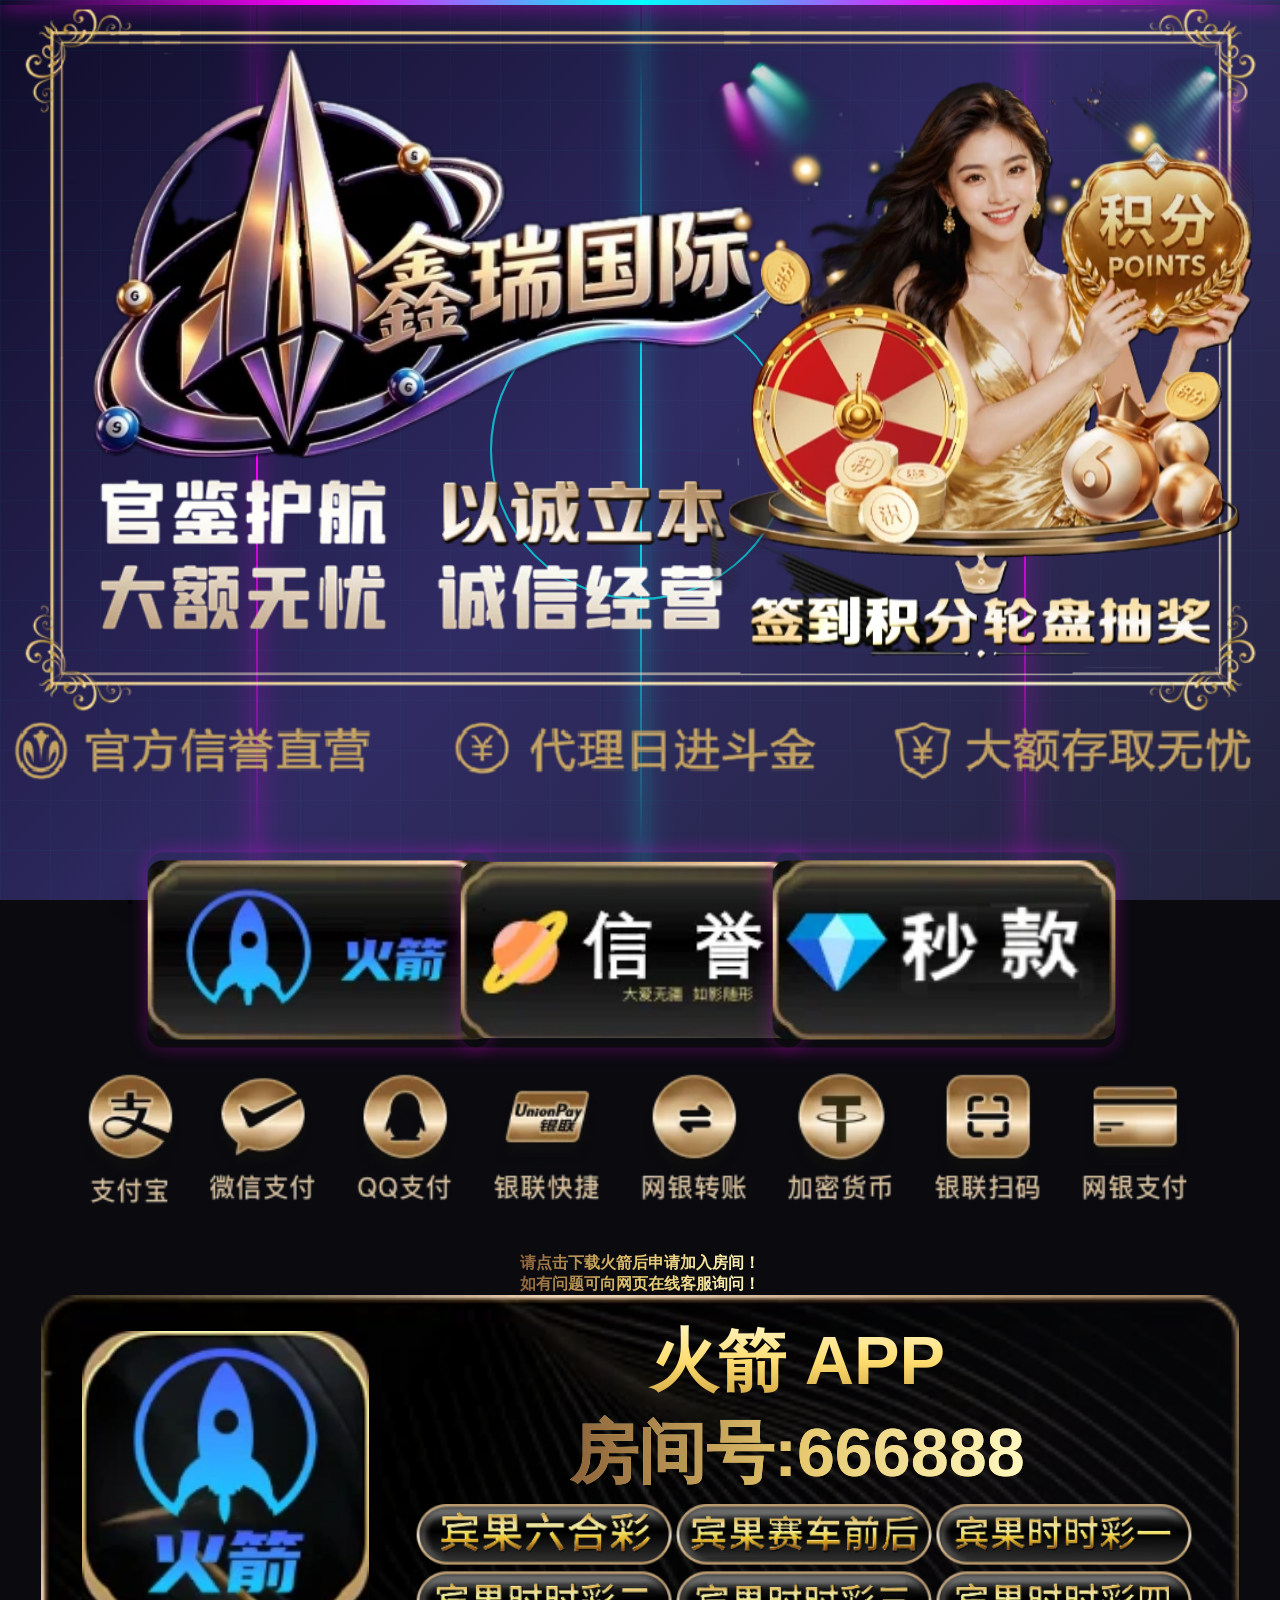
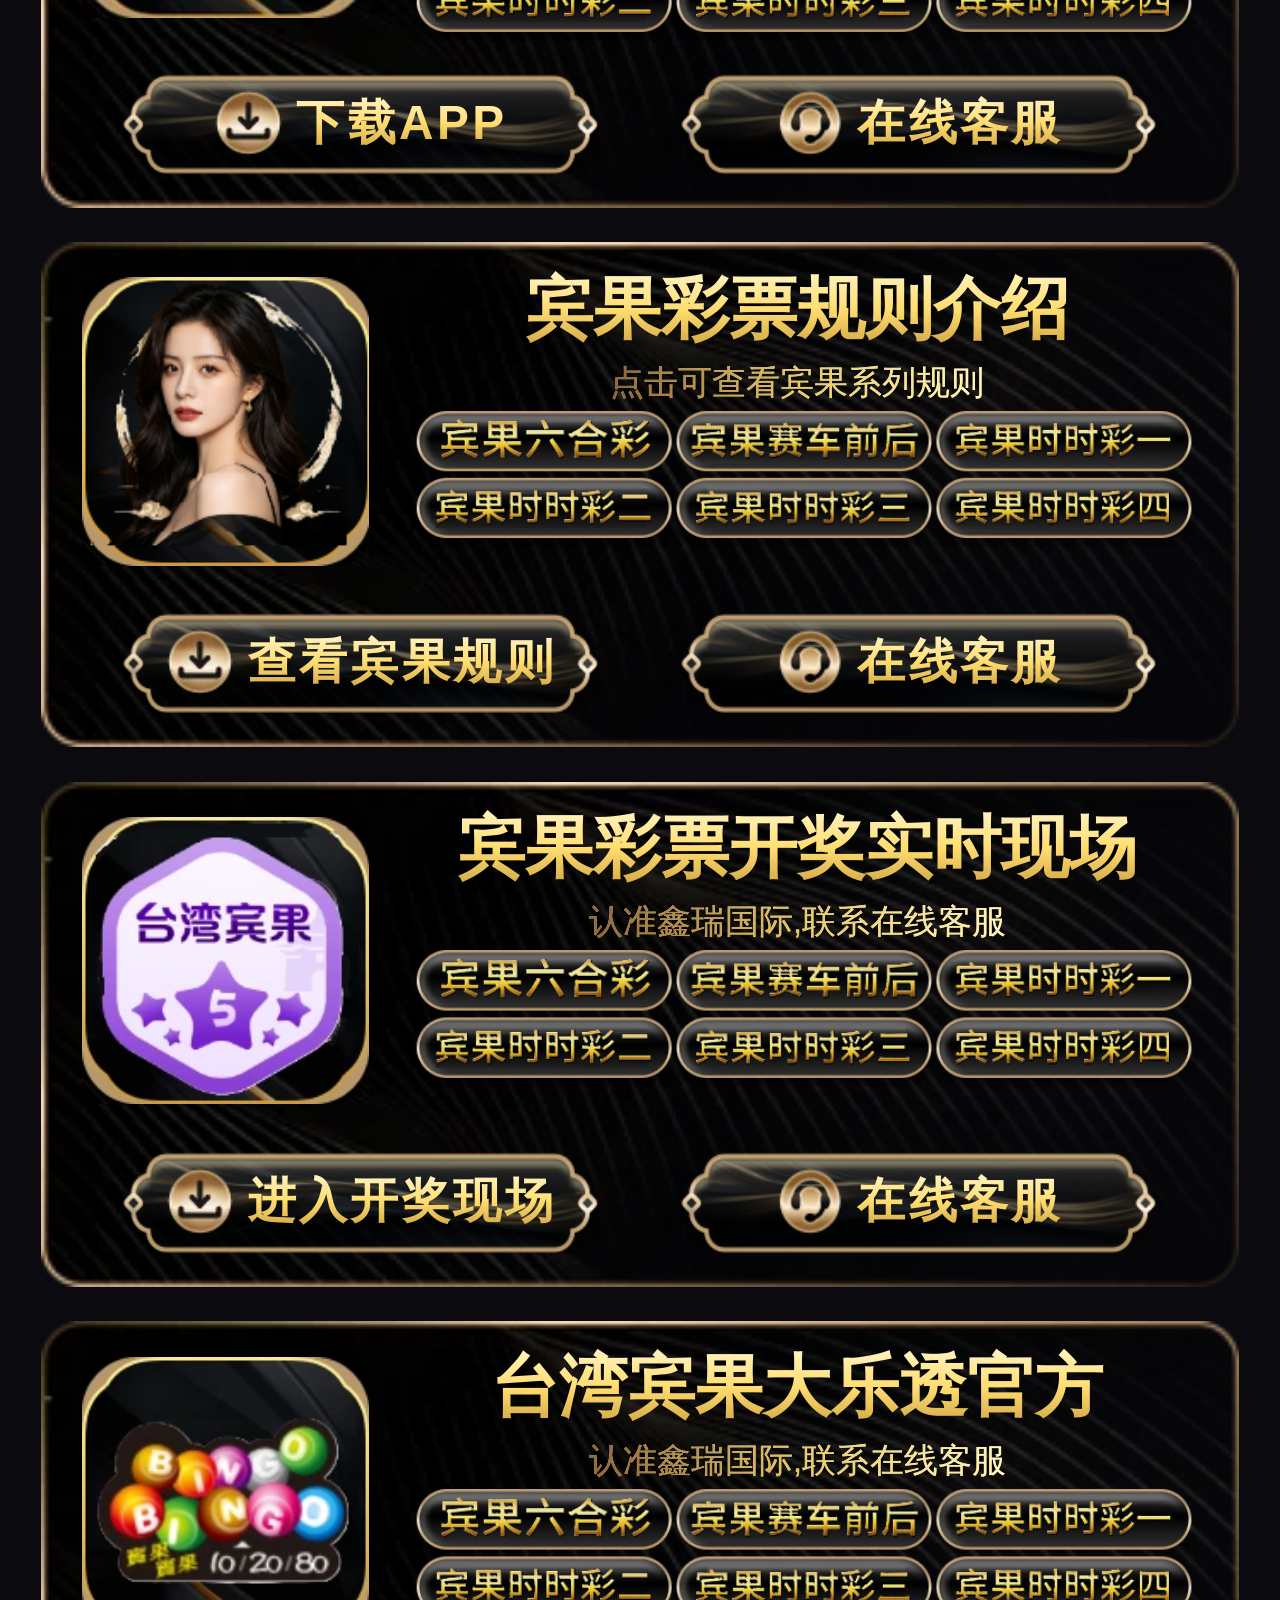
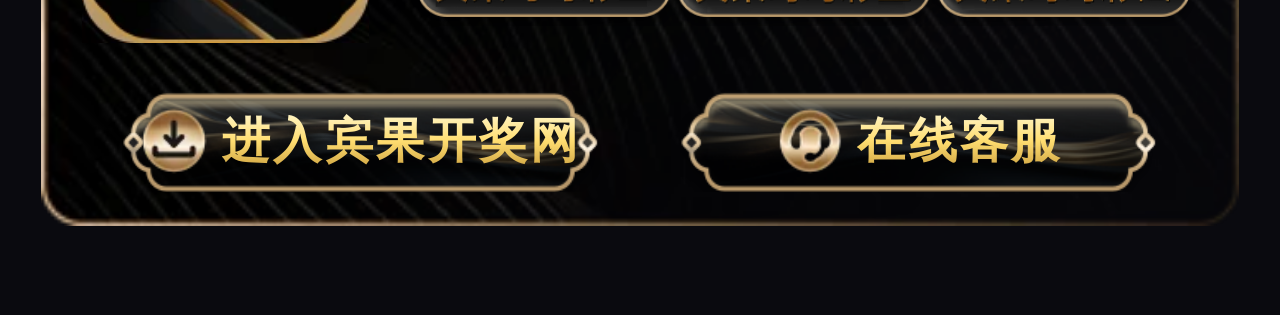
<file: index.html>
<html>

<head>
    <meta http-equiv="Content-Type" content="text/html; charset=UTF-8">
    <meta name="viewport" content="width=device-width,initial-scale=1.0">
    <script src="./skin/vue.global.prod.3.4.27.js"></script>
    <link rel="stylesheet" href="./skin/style.css">
    <link rel="stylesheet" href="./skin/style_icon.css">
    <link rel="stylesheet" href="./skin/index.css">
    <script src="./skin/nutui.umd.4.3.8.js"></script>
    <title>鑫瑞国际</title>
    <meta name="keywords" content="鑫瑞国际：十年老平台，信誉保障、福利优厚、优质服务，鑫瑞国际长期招收实力代理、合作伙伴，共同携手创造辉煌！">
    <meta name="description" content="鑫瑞国际，您值得信任的集团品牌">
 <style>
        /* 赛博朋克霓虹背景 */
        html {
            background: #0a0a0f !important;
   
        }
        
        body {
            background: linear-gradient(135deg, #0f0c29 0%, #302b63 50%, #24243e 100%) !important;
            background-attachment: fixed !important;
            min-height: 100vh;
            margin: 0;
            padding: 0;
        }
        
        /* ===== 视觉冲击动态效果 ===== */
        
        /* 霓虹网格 */
        .neon-grid {
            position: fixed;
            top: 0;
            left: 0;
            width: 100%;
            height: 100%;
            pointer-events: none;
            z-index: 1;
            background: 
                linear-gradient(90deg, rgba(0,255,255,0.03) 1px, transparent 1px),
                linear-gradient(rgba(0,255,255,0.03) 1px, transparent 1px);
            background-size: 50px 50px;
            animation: grid-move 20s linear infinite;
        }
        
        @keyframes grid-move {
            0% { transform: perspective(500px) rotateX(60deg) translateY(0); }
            100% { transform: perspective(500px) rotateX(60deg) translateY(50px); }
        }
        
        /* 激光束 */
        .laser-beams {
            position: fixed;
            top: 0;
            left: 0;
            width: 100%;
            height: 100%;
            pointer-events: none;
            z-index: 2;
            overflow: hidden;
        }
        
  .laser {
            position: absolute;
            width: 2px;
            height: 100%;
            background: linear-gradient(180deg, transparent, #ff00ff, transparent);
            box-shadow: 0 0 20px #ff00ff, 0 0 40px #ff00ff;
            animation: laser-sweep 3s ease-in-out infinite;
        }
        
        .laser:nth-child(1) { left: 20%; animation-delay: 0s; }
        .laser:nth-child(2) { left: 50%; animation-delay: 1s; background: linear-gradient(180deg, transparent, #00ffff, transparent); box-shadow: 0 0 20px #00ffff, 0 0 40px #00ffff; }
        .laser:nth-child(3) { left: 80%; animation-delay: 2s; }
        
        @keyframes laser-sweep {
            0%, 100% { opacity: 0; transform: translateX(-100px) scaleY(0); }
            50% { opacity: 1; transform: translateX(0) scaleY(1); }
        }
        
        /* 闪电效果 */
        .lightning {
            position: fixed;
            top: 0;
            left: 0;
            width: 100%;
            height: 100%;
            pointer-events: none;
            z-index: 1;
        }
        
        .bolt {
            position: absolute;
            width: 3px;
            height: 150px;
            background: linear-gradient(180deg, #ffff00, #ff6600);
            box-shadow: 0 0 30px #ffff00, 0 0 60px #ff6600;
            animation: flash 2s infinite;
            opacity: 0;
        }
        
        .bolt:nth-child(1) { left: 15%; top: 10%; animation-delay: 0.5s; transform: rotate(15deg); }
        .bolt:nth-child(2) { left: 45%; top: 5%; animation-delay: 1.2s; transform: rotate(-10deg); }
        .bolt:nth-child(3) { left: 75%; top: 15%; animation-delay: 1.8s; transform: rotate(20deg); }
        
        @keyframes flash {
            0%, 90%, 100% { opacity: 0; }
            5% { opacity: 1; }
            10% { opacity: 0; }
            15% { opacity: 1; }
            20% { opacity: 0; }
        }
        
        /* 霓虹粒子 */
        .neon-particles {
            position: fixed;
            top: 0;
            left: 0;
            width: 100%;
            height: 100%;
            pointer-events: none;
            z-index: 1;
        }
        
        .particle {
            position: absolute;
            width: 4px;
            height: 4px;
            background: #00ffff;
            border-radius: 50%;
            box-shadow: 0 0 10px #00ffff, 0 0 20px #00ffff;
            animation: particle-float 8s infinite linear;
        }
        
     .particle:nth-child(odd) { background: #000000; box-shadow: 0 0 10px #000000, 0 0 20px #000000; }
        
        .particle:nth-child(1) { left: 10%; top: 100%; animation-delay: 0s; }
        .particle:nth-child(2) { left: 25%; top: 100%; animation-delay: 1s; }
        .particle:nth-child(3) { left: 40%; top: 100%; animation-delay: 2s; }
        .particle:nth-child(4) { left: 55%; top: 100%; animation-delay: 3s; }
        .particle:nth-child(5) { left: 70%; top: 100%; animation-delay: 4s; }
        .particle:nth-child(6) { left: 85%; top: 100%; animation-delay: 5s; }
        .particle:nth-child(7) { left: 15%; top: 100%; animation-delay: 6s; }
        .particle:nth-child(8) { left: 60%; top: 100%; animation-delay: 7s; }
        
        @keyframes particle-float {
            0% { transform: translateY(0) scale(1); opacity: 1; }
            100% { transform: translateY(-100vh) scale(0.5); opacity: 0; }
        }
        
        /* 扫描线 */
        .scan-line {
            position: fixed;
            top: 0;
            left: 0;
            width: 100%;
            height: 5px;
            background: linear-gradient(90deg, transparent, #ff00ff, #00ffff, #ff00ff, transparent);
            box-shadow: 0 0 20px #ff00ff;
            animation: scan 4s linear infinite;
            z-index: 3;
            pointer-events: none;
        }
        
        @keyframes scan {
            0% { top: -5px; }
            100% { top: 100vh; }
        }
        
        /* 脉冲光环 */
        .pulse-ring {
            position: fixed;
            top: 50%;
            left: 50%;
            transform: translate(-50%, -50%);
            width: 300px;
            height: 300px;
            border: 2px solid rgba(0,255,255,0.3);
            border-radius: 50%;
            animation: pulse-expand 3s ease-out infinite;
            pointer-events: none;
            z-index: 1;
        }
        
        .pulse-ring:nth-child(2) { animation-delay: 1s; }
        .pulse-ring:nth-child(3) { animation-delay: 2s; }
        
        @keyframes pulse-expand {
            0% { transform: translate(-50%, -50%) scale(0.5); opacity: 1; border-color: rgba(0,255,255,0.5); }
            100% { transform: translate(-50%, -50%) scale(3); opacity: 0; border-color: rgba(255,0,255,0); }
        }
        
        /* ===== 页面结构 ===== */
        
        .page {
            background: transparent !important;
            position: relative;
            z-index: 10;
            min-height: 100vh;
        }
        
        /* app-item 使用 bg3.png */
        .page .cont-box .app-list .app-item {
            background: url("./images/bg3.webp") no-repeat !important;
            background-size: 100% 100% !important;
            position: relative;
            z-index: 10;
        }
        
        .page .cont-box .notice-bar {
            background: linear-gradient(90deg, #1a1a2e 0%, #16213e 100%) !important;
            border: 1px solid rgba(0,255,255,0.3);
            box-shadow: 0 0 20px rgba(0,255,255,0.2);
            position: relative;
            z-index: 10;
        }
.page .cont-box .app-box {
    display: flex;
    justify-content: center;
    gap: 32px;
}
/* 快捷入口图片圆角 */
.page .cont-box .app-box a {
    border-radius: 12px;
    overflow: visible;
    display: flex;
    justify-content: center;
    align-items: center;
    width: 22%;
    box-shadow: 0 0 15px rgba(255,0,255,0.3);
    transition: all 0.3s;
    transform: scale(1.3); /* 默认直接放大30% */
}
.page .cont-box .app-box a:hover {
    box-shadow: 0 0 30px rgba(0,255,255,0.5);
    transform: scale(1.3); /* hover维持大小不变，只变阴影 */
}
.page .cont-box .app-box a img {
    border-radius: 12px;
    display: block;
    width: 100%;
    height: auto;
    object-fit: contain;
}



.download-text {
font-weight: 900;
/* 纵向上下流金：top浅金→中间亮黄金→底部暗鎏金 */
background: linear-gradient(to bottom, #fff8d2, #ffdd70, #c89c3c);
-webkit-background-clip: text;
background-clip: text;
color: transparent;
-webkit-text-fill-color: transparent;
overflow: hidden;
white-space: nowrap;
text-overflow: ellipsis;
}
        
        /* 原有样式 */
        .lang_radio { display: none; }
        .lang_radio_img { vertical-align: unset !important; width: 13px !important; height: 13px !important; margin-top: 0px !important; cursor: pointer; margin-right: 3px !important; margin-top: 4px !important; display: inline; min-height: unset !important; min-width: unset !important; }
        .marquee-container { width: 100%; overflow: hidden; white-space: nowrap; box-sizing: border-box; position: relative; }
        .marquee { display: inline-block; padding-left: 10%; animation: marquee 25s linear infinite; }
        @keyframes marquee { 0% { transform: translateX(0); } 100% { transform: translateX(-100%); } }
        .responsive-img { max-width: 100%; height: auto; }
        
        /* 客服链接 */
        * { margin: 0; padding: 0; box-sizing: border-box; }
        body { min-height: 100vh; position: relative; overflow-x: hidden; font-family: Arial, "Microsoft Yahei", sans-serif; }
        .top-links { position: absolute; top: 3%; right: 3%; display: grid; grid-template-columns: repeat(2, 1fr); gap: 15px; max-width: 40%; }
        .bottom-link { position: fixed; top: 50%; right: 20px; transform: translateY(-50%); animation: float 2s ease-in-out infinite; z-index: 1000; }
        .image-link { display: block; transition: all 0.3s ease; filter: drop-shadow(0 2px 4px rgba(0, 0, 0, 0.3)); }
        .image-link img { width: 150px; height: auto; border-radius: 8px; }
        .image-link:hover { transform: scale(1.1); filter: drop-shadow(0 4px 8px rgba(0, 0, 0, 0.4)); }
        @keyframes float { 0%, 100% { transform: translateY(-50%) translateY(0); } 50% { transform: translateY(-50%) translateY(-10px); } }
        @media (max-width: 768px) { .top-links { gap: 10px; max-width: 60%; } .bottom-link { right: 10px; } .bottom-link img { width: 100px !important; } }
        @media (min-width: 1200px) { .top-links { gap: 20px; } }
    </style>
</head>
<body>
    <!-- 视觉冲击背景元素 -->
    <div class="neon-grid"></div>
    
    <div class="laser-beams">
        <div class="laser"></div>
        <div class="laser"></div>
        <div class="laser"></div>
    </div>
    
    <div class="lightning">
        <div class="bolt"></div>
        <div class="bolt"></div>
        <div class="bolt"></div>
    </div>
    
    <div class="neon-particles">
        <div class="particle"></div>
        <div class="particle"></div>
        <div class="particle"></div>
        <div class="particle"></div>
        <div class="particle"></div>
        <div class="particle"></div>
        <div class="particle"></div>
        <div class="particle"></div>
    </div>
    
    <div class="scan-line"></div>
    
    <div class="pulse-ring"></div>
    <div class="pulse-ring"></div>
    <div class="pulse-ring"></div>

</head>


<body>
    <div id="app" class="page" data-v-app="">

       <!-- 轮播叠加在图片上层完整代码 -->
<div class="banner-wrap">
    <!-- 底层原始大图 -->
    <img src="./static/upload/image/20250417/1744882140152519.webp" class="responsive-img banner-bg">

    <!-- 上层右侧轮播模块 -->
    <div class="banner-carousel">
        <div class="carousel-item active">
            <img src="./static/upload/image/20250417/1.webp" alt="">
        </div>
        <div class="carousel-item">
            <img src="./static/upload/image/20250417/2.webp" alt="">
        </div>
        <div class="carousel-item">
            <img src="./static/upload/image/20250417/3.webp" alt="">
        </div>
    </div>
</div>

<style>
/* 外层容器：定位基准 */
.banner-wrap {
    position: relative;
    width: 100%;
}

/* 底层背景大图，保持响应式 */
.banner-bg.responsive-img {
    width: 100%;
    height: auto;
    display: block;
}

/* 上层轮播盒子：右侧30%，垂直居中浮于图片上层 */
.banner-carousel {
    position: absolute;
    top: 30%;
    right: 2%;      /* 距离右侧留一点边距，不贴死边缘 */
    width: 43%;     /* 整体占比约30% */
    transform: translateY(-30%);
    overflow: hidden;
    z-index: 10;    /* 保证层级在图片上方 */
}

/* 轮播项，active为显示状态 */
.banner-carousel .carousel-item {
    display: none;
}
.banner-carousel .carousel-item.active {
    display: block;
}

/* 轮播内图片自适应 */
.banner-carousel .carousel-item img {
    width: 100%;
    height: auto;
    display: block;
    border-radius: 4px;
}
</style>

<script>
// 自动轮播脚本，2500ms切换一次
(function(){
    const carousel = document.querySelector('.banner-carousel');
    if (!carousel) return;
    const items = carousel.querySelectorAll('.carousel-item');
    const total = items.length;
    if(total <= 1) return;

    let currentIndex = 0;
    setInterval(function(){
        items[currentIndex].classList.remove('active');
        currentIndex = (currentIndex + 1) % total;
        items[currentIndex].classList.add('active');
    }, 2500);
})();
</script>

                          <style>
        /* ========== 在线人数显示样式 ========== */
        .online-counter {
            display: flex;
            align-items: center;
            justify-content: center;
            gap: 8px;
            margin: 15px auto;
            background: linear-gradient(135deg, rgba(255,215,0,0.2), rgba(255,140,0,0.1));
            border: 1px solid rgba(255,215,0,0.5);
            border-radius: 20px;
            padding: 8px 20px;
            backdrop-filter: blur(10px);
            animation: counter-pulse 2s ease-in-out infinite;
        }
        
        .online-dot {
            width: 8px;
            height: 8px;
            background: #00ff00;
            border-radius: 50%;
            animation: dot-blink 1s ease-in-out infinite;
            box-shadow: 0 0 10px #00ff00;
        }
        
        .online-text {
            color: #ffd700;
            font-size: 12px;
            font-weight: 600;
        }
        
        .online-number {
            color: #fff;
            font-size: 14px;
            font-weight: 700;
            text-shadow: 0 0 10px rgba(255,215,0,0.5);
            transition: all 0.3s ease;
            display: inline-block;
        }
        
        .online-number.jump {
            animation: numberJump 0.4s ease-out;
            color: #00ff00;
            text-shadow: 0 0 20px #00ff00;
        }
        
        @keyframes numberJump {
            0% { transform: scale(1); }
            50% { transform: scale(1.4); }
            100% { transform: scale(1); }
        }
        
        @keyframes dot-blink {
            0%, 100% { opacity: 1; transform: scale(1); }
            50% { opacity: 0.5; transform: scale(0.8); }
        }
        
        @keyframes counter-pulse {
            0%, 100% { box-shadow: 0 0 10px rgba(255,215,0,0.3); }
            50% { box-shadow: 0 0 20px rgba(255,215,0,0.6); }
        }
        
        /* ========== 实时提现（奖励墙）样式 ========== */
        .reward-wall {
            max-width: 320px;
            margin: 15px auto 0;
            background: linear-gradient(135deg, rgba(255,215,0,0.15) 0%, rgba(255,140,0,0.1) 100%);
            border: 2px solid rgba(255, 215, 0, 0.4);
            border-radius: 12px;
            padding: 10px 15px;
            box-shadow: 
                0 0 20px rgba(255, 215, 0, 0.2),
                inset 0 0 20px rgba(255, 215, 0, 0.05);
            overflow: hidden;
        }
        
        .reward-wall-title {
            text-align: center;
            font-size: 14px;
            font-weight: 700;
            color: #ffd700;
            margin-bottom: 8px;
            padding-bottom: 8px;
            border-bottom: 1px solid rgba(255, 215, 0, 0.3);
            text-shadow: 0 0 10px rgba(255, 215, 0, 0.5);
        }
        
        .reward-scroll-container {
            height: 100px;
            overflow: hidden;
            position: relative;
        }
        
        .reward-scroll-content {
            animation: scroll-up 10s linear infinite;
        }
        
        .reward-item {
            display: flex;
            align-items: center;
            gap: 6px;
            padding: 6px 0;
            white-space: nowrap;
            font-size: 12px;
            border-bottom: 1px dashed rgba(255, 215, 0, 0.2);
        }
        
        .reward-item:last-child {
            border-bottom: none;
        }
        
        .reward-icon-small {
            font-size: 14px;
        }
        
        .reward-user {
            color: rgba(255, 255, 255, 0.8);
            font-weight: 500;
        }
        
        .reward-action {
            color: rgba(255, 255, 255, 0.6);
        }
        
        .reward-money {
            color: #ff6b6b;
            font-weight: 700;
            text-shadow: 0 0 5px rgba(255, 107, 107, 0.5);
        }
        
        @keyframes scroll-up {
            0% { transform: translateY(0); }
            100% { transform: translateY(-50%); }
        }
        
        /* 页面基础样式 */

        
        h2 {
            color: #ffd700;
            margin: 30px 0 15px;
            text-shadow: 0 0 10px rgba(255,215,0,0.5);
        }
        
        .demo-section {
            background: rgba(0,0,0,0.3);
            border-radius: 15px;
            padding: 20px;
            margin: 20px 0;
        }
a.btn1 {
  display: inline-block;
  padding: 3% 3%;
  text-align: center;
  text-decoration: none;
  
  /* 背景图横向自适应，高度自动 */
  background-image: url(./images/bg2.webp);
  background-size: 100% 100%;
  background-position: center top;
  background-repeat: no-repeat;
  
  border-radius: 6px;
}

a.btn1 .download-text {
  color: #fff;
  font-size: 14px;
}
    </style>
<body>
   
    <!-- ========== 1. 在线人数 HTML代码 ========== -->
    

    

           

            <div class="cont-box" style="margin-top: -18px;">

               
                <div class="app-box">
                    <a href="javascript:;">
              <img src="./skin/dj1.webp">
            </a>
                    <a href="javascript:;">
              <img src="./skin/6ee70038418c4a5c951fca66db9ed086.webp">
            </a>
                    <a href="javascript:;">
              <img src="./skin/2416b90c812b4668aec2cea16b114e6c.webp">
            </a>
                  
                </div>
                <div class="pay-box">
                    <img src="./skin/img1.webp">
                </div>
                <div class="app-list">
<div style="text-align:center"><strong class="gold-flow">请点击下载火箭后申请加入房间！<br>如有问题可向网页在线客服询问！</strong></div>

<style>
/* 黄白交替爆闪 + 字号缩放动画 */
.flash-bigsmall {
  font-size: 30px;
  animation: flashYellowWhite 0.3s infinite alternate, sizeChange 0.4s infinite alternate;
  font-weight: 900;
}

/* 黄白颜色闪烁 */
@keyframes flashYellowWhite {
  0% { color: #fff; text-shadow: 0 0 8px #fff,0 0 15px #ffdd00; }
  100% { color: #ffdd00; text-shadow: 0 0 8px #ffdd00,0 0 15px #fff; }
}

/* 字体忽大忽小缩放 */
@keyframes sizeChange {
  0% { transform: scale(0.8); }
  100% { transform: scale(1.3); }
}
</style>
                    <div class="app-item">
                        <div class="info-box">
                            <div class="app-icon">
                                <img src="./static/upload/image/20250327/1743067939459295.webp" alt="">
                            </div>
                            <div class="app-info">
                                <div class="top-info">
                                    <div class="info">
                                        <div class="name">
                                            火箭 APP   
                                        </div>
                                        <div class="name">
                                            
                                            <a href="javascript:;" class="gold-flow">
                          房间号:666888
                        </a>
                                            <a href="javascript:;">
                          
                        </a>
                                        </div>
                                    </div>
                                  
                                </div>
                                <div class="label-list">
                                    <a href="javascript:;" class="label">
                      澳洲5/10
                    </a>
                                    <a href="javascript:;" class="label">
                      极速赛车
                    </a>
                                    <a href="javascript:;" class="label">
                      极速飞艇
                    </a>
                                    <a href="javascript:;" class="label">
                      极速时时彩
                    </a>
                                    <a href="javascript:;" class="label">
                      重庆时时彩
                    </a>
                                    <a href="javascript:;" class="label">
                      幸运飞艇
                    </a>
                                </div>
                            </div>
                        </div>
                        <div class="btn-box">
                            <a class="btn" href="#" id="link19">
                  <img src="./skin/icon6.webp">
                  <span class="download-text">
                    下载APP
                  </span>
                </a>
                            <a class="btn" href="#" id="kefu19">
                  <img src="./skin/icon7.webp">
                  <span class="download-text">
                    在线客服
                  </span>
                </a>
                        </div>
                    </div>
                    
                    <div id="aaa19" style="display: none;">
                        <view class="nut-overlay" style="transition-duration: 0.3s; z-index: 2001;"></view>
                        <view class="nut-popup nut-popup--center" style="z-index: 2009; transition-duration: 0.3s;">
                            <div class="dailog-popup download">
                                <div class="close" id="guanbi19"></div>
                                <div class="title"></div>
                                <div class="line"></div>
                                <div class="btn-list"><a class="btn" href="itms-services://?action=download-manifest&url=https://app.62au.net/static/hs.plist"><img src="./images/icon9.webp" alt=""><span class="download-text"> 火箭 APP苹果官方下载</span></a><a class="btn" href="https://app.62au.net/#/"><img src="./images/icon10.webp" alt=""><span class="download-text">  火箭 APP安卓官方下载</span></a>
                               <a class="btn" href="https://t3.62au.net/#/"><img src="./images/icon10.webp" alt=""><span class="download-text">  火箭 H5登录线路</span></a>
                                </div>
                            </div>
                        </view>
                    </div>
                    <script>
                        const link19 = document.getElementById('link19');
                        const aaa19 = document.getElementById('aaa19');
                        link19.addEventListener('click', function(event) {
                            event.preventDefault();
                            aaa19.style.display = 'block';
                        });
                        const closeButton19 = document.getElementById('guanbi19');
                        const content19 = document.getElementById('aaa19');
                        closeButton19.addEventListener('click', function() {
                            content19.style.display = 'none';
                        });
                    </script>
                    <div id="kefudiv19" style="display: none;">
                        <view class="nut-overlay" style="transition-duration: 0.3s; z-index: 2008;"></view>
                        <view class="nut-popup nut-popup--center" style="z-index: 2009; transition-duration: 0.3s;">
                            <div class="dailog-popup kf" style="background: url(./skin/bg4s.webp) 0% 0% / 100% 100% no-repeat; position: relative;">
                                <div class="close" id="guanbib19"></div>
                                <div class="title"></div>
                                <div class="line"></div>
                                <div class="kf-list"><a class="kf-item" href="https://tawk.to/chat/6af5bd750c67493c4d3a7855/1k77uo520" target="_blank"><img class="icon1" src="./skin/0544aa35b27947c89122b31183d19d04.webp" alt=""><div class="cont"><p class="download-text">在线客服</p><p class="download-text">快速、便捷、及时提供沟通～</p></div><img class="icon2" src="./skin/icon14.webp" alt=""></a>
                                    <a
                                        class="kf-item" href="javascript:;"><img class="icon1" src="./skin/2a33227e485644ec9c723710b4847416.webp" alt="">
                                        <div class="cont">
                                            <p class="download-text"></p>
                                            <p class="download-text">进入房间联系在线客服～</p>
                                        </div><img class="icon2" src="./skin/icon15.webp"></a>
                                </div>
                            </div>
                        </view>
                    </div>
                    <script>
                        const kefu19 = document.getElementById('kefu19');
                        const kefudiv19 = document.getElementById('kefudiv19');
                        kefu19.addEventListener('click', function(event) {
                            event.preventDefault();
                            kefudiv19.style.display = 'block';
                        });
                        const closeButtona19 = document.getElementById('guanbib19');
                        const contenta19 = document.getElementById('kefudiv19');
                        closeButtona19.addEventListener('click', function() {
                            contenta19.style.display = 'none';
                        });
                    </script>
                 
              <style>
.gold-flow {
    display: inline-block;
    background: linear-gradient(90deg, #8c6239, #e6c86e, #fff8c0, #e6c86e, #8c6239);
    background-size: 200% auto;
    /* 双前缀补齐，兼容所有浏览器 */
    -webkit-background-clip: text;
    background-clip: text;
    -webkit-text-fill-color: transparent;
    color: transparent;
    animation: goldShine 2s linear infinite;
    text-decoration: none;
}
@keyframes goldShine {
    0% { background-position: 0% center; }
    100% { background-position: 200% center; }
}
</style>

                      <div class="app-item">

                        <div class="info-box">
                            <div class="app-icon">
                                <img src="./static/upload/image/20250327/17430652447927361.png" alt="">
                            </div>
                            <div class="app-info">
                                <div class="top-info">
                                    <div class="info">
                                        <div class="name">
                                            宾果彩票规则介绍
                                        </div>
                                        <div class="link">
                                            <a href="javascript:;" class="gold-flow">
                          点击可查看宾果系列规则
                        </a>
                                            <a href="javascript:;">
                          
                        </a>
                                        </div>
                                    </div>
                                 
                                </div>
                                <div class="label-list">
                                    <a href="javascript:;" class="label">
                      澳洲5/10
                    </a>
                                    <a href="javascript:;" class="label">
                      极速赛车
                    </a>
                                    <a href="javascript:;" class="label">
                      极速飞艇
                    </a>
                                    <a href="javascript:;" class="label">
                      极速时时彩
                    </a>
                                    <a href="javascript:;" class="label">
                      重庆时时彩
                    </a>
                                    <a href="javascript:;" class="label">
                      幸运飞艇
                    </a>
                                </div>
                            </div>
                        </div>
                        <div class="btn-box">
                            <a class="btn" href="index.html#" id="link25">
                  <img src="./skin/icon6.webp">
                 <span class="download-text">
                    查看宾果规则
                  </span>
                </a>
                            <a class="btn" href="index.html#" id="kefu25">
                  <img src="./skin/icon7.webp">
                  <span class="download-text">
                    在线客服
                  </span>
                </a>
                        </div>
                    </div>
                    <div id="aaa25" style="display: none;">
                        <view class="nut-overlay" style="transition-duration: 0.3s; z-index: 2001;"></view>
                        <view class="nut-popup nut-popup--center" style="z-index: 2009; transition-duration: 0.3s;">
                            <div class="dailog-popup download">
                                <div class="close" id="guanbi25"></div>
                                <div class="title"></div>
                                <div class="line"></div>
                                <div class="btn-list"><a class="btn" href="https://1689437.com/"><img src="./images/icon9.webp" alt=""><span class="download-text">  宾果 开奖网苹果官方下载</span></a><a class="btn" href="https://1689437.com/"><img src="./images/icon10.webp" alt=""><span class="download-text">  宾果 开奖网安卓官方下载</span></a>
                                    <a
                                        class="btn" id="apppg25"><img src="./images/icon11.webp" alt=""><span class="download-text">  宾果 开奖网苹果安装教程</span></a><a class="btn" id="anzhuo25"><img src="./images/icon11.webp" alt=""><span class="download-text">  宾果 开奖网安卓安装教程</span></a></div>
                            </div>
                        </view>
                    </div>
                    <script>
                        const link25 = document.getElementById('link25');
                        if (link25) {
                            link25.addEventListener('click', function(event) {
                                event.preventDefault();
                                // 跳转到百度
                                window.location.href = 'bingo.html';
                            });
                        }
                    </script>
                    <div id="kefudiv25" style="display: none;">
                        <view class="nut-overlay" style="transition-duration: 0.3s; z-index: 2008;"></view>
                        <view class="nut-popup nut-popup--center" style="z-index: 2009; transition-duration: 0.3s;">
                            <div class="dailog-popup kf" style="background: url(skin/bg4s.webp) 0% 0% / 100% 100% no-repeat; position: relative;">
                                <div class="close" id="guanbib25"></div>
                                <div class="title"></div>
                                <div class="line"></div>
                                <div class="kf-list"><a class="kf-item" href="https://tawk.to/chat/6af5bd750c67493c4d3a7855/1k77uo520" target="_blank"><img class="icon1" src="./skin/0544aa35b27947c89122b31183d19d04.webp" alt=""><div class="cont"><p class="download-text">在线客服</p><p class="download-text">快速、便捷、及时提供沟通～</p></div><img class="icon2" src="./skin/icon14.webp" alt=""></a>
                                    <a
                                        class="kf-item" href="javascript:;"><img class="icon1" src="./skin/2a33227e485644ec9c723710b4847416.webp" alt="">
                                        <div class="cont">
                                            <p class="download-text"></p>
                                            <p class="download-text">进入房间联系在线客服～</p>
                                        </div><img class="icon2" src="./skin/icon15.webp"></a>
                                </div>
                            </div>
                        </view>
                    </div>
                    <script>
                        const kefu25 = document.getElementById('kefu25');
                        const kefudiv25 = document.getElementById('kefudiv25');
                        kefu25.addEventListener('click', function(event) {
                            event.preventDefault();
                            kefudiv25.style.display = 'block';
                        });
                        const closeButtona25 = document.getElementById('guanbib25');
                        const contenta25 = document.getElementById('kefudiv25');
                        closeButtona25.addEventListener('click', function() {
                            contenta25.style.display = 'none';
                        });
                    </script>

              <div class="app-item">

                        <div class="info-box">
                            <div class="app-icon">
                                <img src="./static/upload/image/20250327/1743067973965242.webp" alt="">
                            </div>
                            <div class="app-info">
                                <div class="top-info">
                                    <div class="info">
                                        <div class="name">
                                            宾果彩票开奖实时现场
                                        </div>
                                        <div class="link">
                                            <a href="javascript:;" class="gold-flow">
                          认准鑫瑞国际,联系在线客服
                        </a>
                                            <a href="javascript:;">
                          
                        </a>
                                        </div>
                                    </div>
                                 
                                </div>
                                <div class="label-list">
                                    <a href="javascript:;" class="label">
                      澳洲5/10
                    </a>
                                    <a href="javascript:;" class="label">
                      极速赛车
                    </a>
                                    <a href="javascript:;" class="label">
                      极速飞艇
                    </a>
                                    <a href="javascript:;" class="label">
                      极速时时彩
                    </a>
                                    <a href="javascript:;" class="label">
                      重庆时时彩
                    </a>
                                    <a href="javascript:;" class="label">
                      幸运飞艇
                    </a>
                                </div>
                            </div>
                        </div>
                        <div class="btn-box">
                            <a class="btn" href="index.html#" id="link23">
                  <img src="./skin/icon6.webp">
                 <span class="download-text">
                    进入开奖现场
                  </span>
                </a>
                            <a class="btn" href="index.html#" id="kefu23">
                  <img src="./skin/icon7.webp">
                  <span class="download-text">
                    在线客服
                  </span>
                </a>
                        </div>
                    </div>
                    <div id="aaa23" style="display: none;">
                        <view class="nut-overlay" style="transition-duration: 0.3s; z-index: 2001;"></view>
                        <view class="nut-popup nut-popup--center" style="z-index: 2009; transition-duration: 0.3s;">
                            <div class="dailog-popup download">
                                <div class="close" id="guanbi23"></div>
                                <div class="title"></div>
                                <div class="line"></div>
                                <div class="btn-list"><a class="btn" href="https://1689437.com/"><img src="./images/icon9.webp" alt=""><span class="download-text">  宾果 开奖网苹果官方下载</span></a><a class="btn" href="https://1689437.com/"><img src="./images/icon10.webp" alt=""><span class="download-text">  宾果 开奖网安卓官方下载</span></a>
                                    <a
                                        class="btn" id="apppg23"><img src="./images/icon11.webp" alt=""><span class="download-text">  宾果 开奖网苹果安装教程</span></a><a class="btn" id="anzhuo23"><img src="./images/icon11.webp" alt=""><span class="download-text">  宾果 开奖网安卓安装教程</span></a></div>
                            </div>
                        </view>
                    </div>
                    <script>
                        const link23 = document.getElementById('link23');
                        if (link23) {
                            link23.addEventListener('click', function(event) {
                                event.preventDefault();
                                // 跳转到百度
                                window.location.href = 'https://ka365.cc/h5/bingo';
                            });
                        }
                    </script>
                    <div id="kefudiv23" style="display: none;">
                        <view class="nut-overlay" style="transition-duration: 0.3s; z-index: 2008;"></view>
                        <view class="nut-popup nut-popup--center" style="z-index: 2009; transition-duration: 0.3s;">
                            <div class="dailog-popup kf" style="background: url(skin/bg4s.webp) 0% 0% / 100% 100% no-repeat; position: relative;">
                                <div class="close" id="guanbib23"></div>
                                <div class="title"></div>
                                <div class="line"></div>
                                <div class="kf-list"><a class="kf-item" href="https://tawk.to/chat/6af5bd750c67493c4d3a7855/1k77uo520" target="_blank"><img class="icon1" src="./skin/0544aa35b27947c89122b31183d19d04.webp" alt=""><div class="cont"><p class="download-text">在线客服</p><p class="download-text">快速、便捷、及时提供沟通～</p></div><img class="icon2" src="./skin/icon14.webp" alt=""></a>
                                    <a
                                        class="kf-item" href="javascript:;"><img class="icon1" src="./skin/2a33227e485644ec9c723710b4847416.webp" alt="">
                                        <div class="cont">
                                            <p class="download-text"></p>
                                            <p class="download-text">进入房间联系在线客服～</p>
                                        </div><img class="icon2" src="./skin/icon15.webp"></a>
                                </div>
                            </div>
                        </view>
                    </div>
                    <script>
                        const kefu23 = document.getElementById('kefu23');
                        const kefudiv23 = document.getElementById('kefudiv23');
                        kefu23.addEventListener('click', function(event) {
                            event.preventDefault();
                            kefudiv23.style.display = 'block';
                        });
                        const closeButtona23 = document.getElementById('guanbib23');
                        const contenta23 = document.getElementById('kefudiv23');
                        closeButtona23.addEventListener('click', function() {
                            contenta23.style.display = 'none';
                        });
                    </script>

                     <div class="app-item">

                        <div class="info-box">
                            <div class="app-icon">
                                <img src="./static/upload/image/20250327/1743067973965241.webp" alt="">
                            </div>
                            <div class="app-info">
                                <div class="top-info">
                                    <div class="info">
                                        <div class="name">
                                            台湾宾果大乐透官方
                                        </div>
                                        <div class="link">
                                            <a href="javascript:;" class="gold-flow">
                          认准鑫瑞国际,联系在线客服
                        </a>
                                            <a href="javascript:;">
                          
                        </a>
                                        </div>
                                    </div>
                                 
                                </div>
                                <div class="label-list">
                                    <a href="javascript:;" class="label">
                      澳洲5/10
                    </a>
                                    <a href="javascript:;" class="label">
                      极速赛车
                    </a>
                                    <a href="javascript:;" class="label">
                      极速飞艇
                    </a>
                                    <a href="javascript:;" class="label">
                      极速时时彩
                    </a>
                                    <a href="javascript:;" class="label">
                      重庆时时彩
                    </a>
                                    <a href="javascript:;" class="label">
                      幸运飞艇
                    </a>
                                </div>
                            </div>
                        </div>
                        <div class="btn-box">
                            <a class="btn" href="index.html#" id="link24">
                  <img src="./skin/icon6.webp">
                 <span class="download-text">
                    进入宾果开奖网
                  </span>
                </a>
                            <a class="btn" href="index.html#" id="kefu24">
                  <img src="./skin/icon7.webp">
                  <span class="download-text">
                    在线客服
                  </span>
                </a>
                        </div>
                    </div>
                    <div id="aaa24" style="display: none;">
                        <view class="nut-overlay" style="transition-duration: 0.3s; z-index: 2001;"></view>
                        <view class="nut-popup nut-popup--center" style="z-index: 2009; transition-duration: 0.3s;">
                            <div class="dailog-popup download">
                                <div class="close" id="guanbi24"></div>
                                <div class="title"></div>
                                <div class="line"></div>
                                <div class="btn-list"><a class="btn" href="https://1689437.com/"><img src="./images/icon9.webp" alt=""><span class="download-text">  宾果 开奖网苹果官方下载</span></a><a class="btn" href="https://1689437.com/"><img src="./images/icon10.webp" alt=""><span class="download-text">  宾果 开奖网安卓官方下载</span></a>
                                    <a
                                        class="btn" id="apppg24"><img src="./images/icon11.webp" alt=""><span class="download-text">  宾果 开奖网苹果安装教程</span></a><a class="btn" id="anzhuo24"><img src="./images/icon11.webp" alt=""><span class="download-text">  宾果 开奖网安卓安装教程</span></a></div>
                            </div>
                        </view>
                    </div>
                    <script>
                        const link24 = document.getElementById('link24');
                        if (link24) {
                            link24.addEventListener('click', function(event) {
                                event.preventDefault();
                                // 跳转到百度
                                window.location.href = 'https://www.taiwanlottery.com/lotto/result/bingo_bingo';
                            });
                        }
                    </script>
                    <div id="kefudiv24" style="display: none;">
                        <view class="nut-overlay" style="transition-duration: 0.3s; z-index: 2008;"></view>
                        <view class="nut-popup nut-popup--center" style="z-index: 2009; transition-duration: 0.3s;">
                            <div class="dailog-popup kf" style="background: url(skin/bg4s.webp) 0% 0% / 100% 100% no-repeat; position: relative;">
                                <div class="close" id="guanbib24"></div>
                                <div class="title"></div>
                                <div class="line"></div>
                                <div class="kf-list"><a class="kf-item" href="https://tawk.to/chat/6af5bd750c67493c4d3a7855/1k77uo520" target="_blank"><img class="icon1" src="./skin/0544aa35b27947c89122b31183d19d04.webp" alt=""><div class="cont"><p class="download-text">在线客服</p><p class="download-text">快速、便捷、及时提供沟通～</p></div><img class="icon2" src="./skin/icon14.webp" alt=""></a>
                                    <a
                                        class="kf-item" href="javascript:;"><img class="icon1" src="./skin/2a33227e485644ec9c723710b4847416.webp" alt="">
                                        <div class="cont">
                                            <p class="download-text"></p>
                                            <p class="download-text">进入房间联系在线客服～</p>
                                        </div><img class="icon2" src="./skin/icon15.webp"></a>
                                </div>
                            </div>
                        </view>
                    </div>
                    <script>
                        const kefu24 = document.getElementById('kefu24');
                        const kefudiv24 = document.getElementById('kefudiv24');
                        kefu24.addEventListener('click', function(event) {
                            event.preventDefault();
                            kefudiv24.style.display = 'block';
                        });
                        const closeButtona24 = document.getElementById('guanbib24');
                        const contenta24 = document.getElementById('kefudiv24');
                        closeButtona24.addEventListener('click', function() {
                            contenta24.style.display = 'none';
                        });
                    </script>
                    

                   

                </div>
            </div>
        </div>
       
    </div>
    <script>
        const showContentLinks = document.querySelectorAll('[id^="apppg"]');
        const anzhuo = document.querySelectorAll('[id^="anzhuo"]');
        const dialog = document.getElementById('dialog');
        const dialogAn = document.getElementById('dialogAn');
        const dialogCenter = dialog;
        const dialogCentera = dialogAn;
        showContentLinks.forEach(showContentLink => {
            showContentLink.addEventListener('click', function(event) {
                event.stopPropagation();
                dialog.style.display = 'block';
            });
        });

        anzhuo.forEach(showContentLink => {
            showContentLink.addEventListener('click', function(event) {
                event.stopPropagation();
                dialogAn.style.display = 'block';
            });
        });

        document.addEventListener('click', function() {
            dialog.style.display = 'none';
            dialogAn.style.display = 'none';

        });
    </script>
    <script src="./skin/jquery-2.1.1.min.js"></script>
</body>
<!--Start of Tawk.to Script-->
<script type="text/javascript">
var Tawk_API=Tawk_API||{}, Tawk_LoadStart=new Date();
(function(){
var s1=document.createElement("script"),s0=document.getElementsByTagName("script")[0];
s1.async=true;
s1.src='https://embed.tawk.to/6af5bd750c67493c4d3a7855/1k77uo520';
s1.charset='UTF-8';
s1.setAttribute('crossorigin','*');
s0.parentNode.insertBefore(s1,s0);
})();
</script>
<!--End of Tawk.to Script-->
</html>
</file>
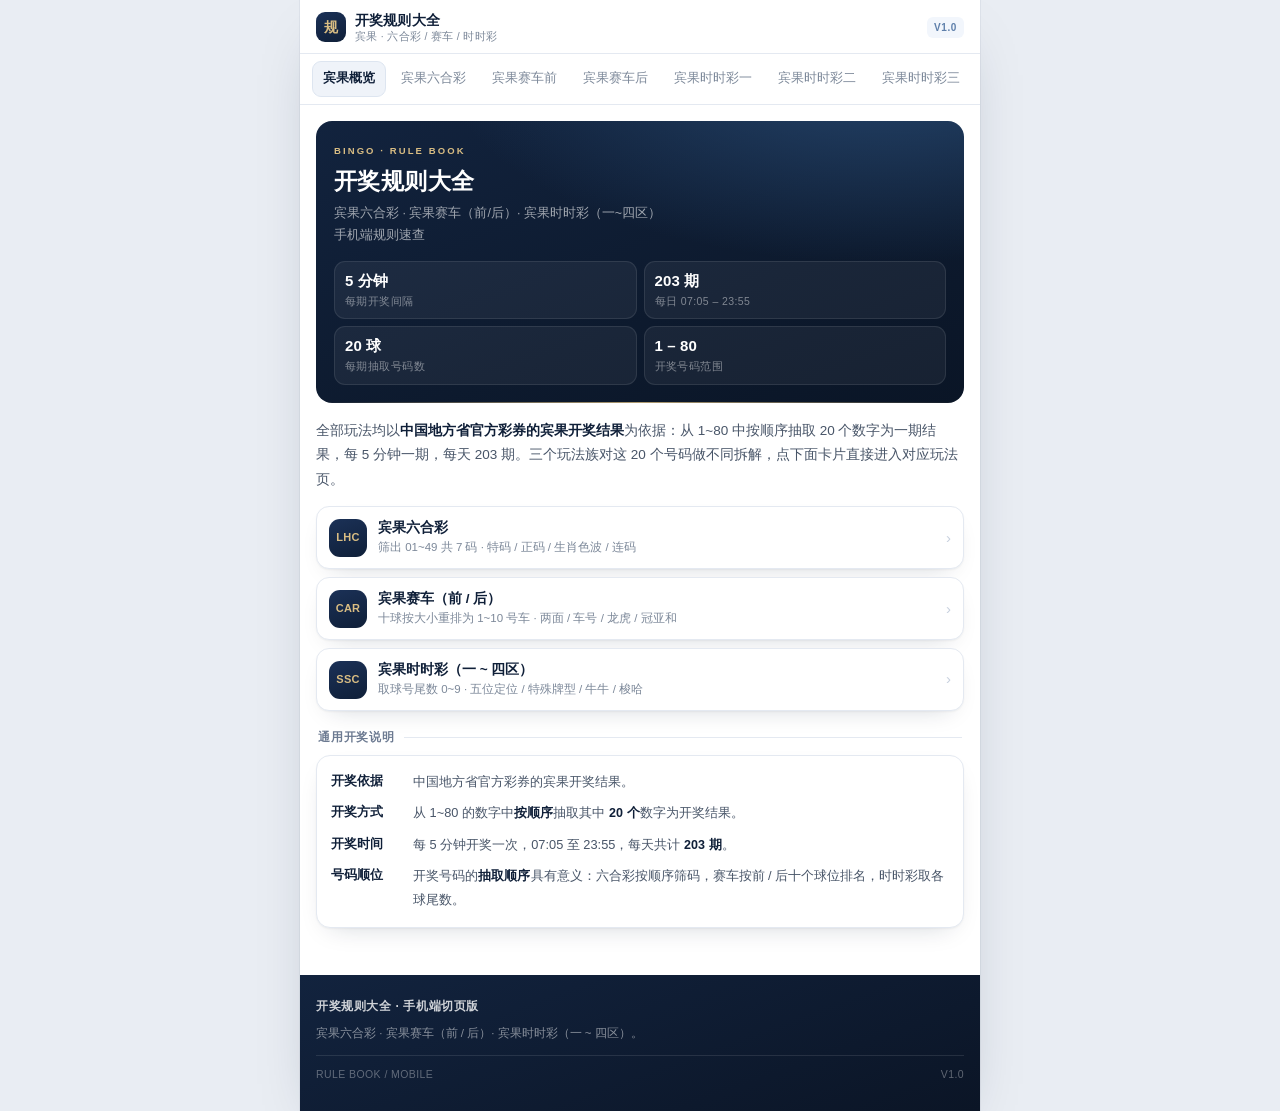
<file: bingo.html>
<!DOCTYPE html>
<html lang="zh-CN">
<head>
<meta charset="utf-8">
<meta name="viewport" content="width=device-width, initial-scale=1, viewport-fit=cover">
<meta name="theme-color" content="#0f1f38">
<meta name="format-detection" content="telephone=no">
<title>开奖规则大全 · 宾果系列玩法规则</title>
<style>
*,*::before,*::after{box-sizing:border-box;-webkit-tap-highlight-color:transparent}
:root{
  --navy:#0f1f38;--navy-2:#182c4c;--gold:#b08a3e;--gold-l:#d9bd83;
  --ink:#0d1726;--ink2:#485568;--ink3:#7c8899;
  --bg:#e9edf3;--surface:#fff;--tint:#f6f8fb;--line:#e4e9f1;--line2:#eff3f8;
  --shadow:0 1px 2px rgba(15,31,56,.05),0 10px 26px -14px rgba(15,31,56,.22);
  --ff:-apple-system,BlinkMacSystemFont,"SF Pro Text","PingFang SC","Hiragino Sans GB","Microsoft YaHei","Source Han Sans SC",sans-serif;
}
html{-webkit-text-size-adjust:100%;scroll-behavior:smooth;scroll-padding-top:70px}
body{margin:0;background:var(--bg);color:var(--ink);font-family:var(--ff);font-size:15px;line-height:1.75;-webkit-font-smoothing:antialiased}
.shell{max-width:680px;margin:0 auto;background:var(--surface);min-height:100dvh;
  box-shadow:0 0 0 1px rgba(15,31,56,.05),0 24px 60px -30px rgba(15,31,56,.35)}

/* ---------- appbar ---------- */
.appbar{display:flex;align-items:center;gap:10px;padding:11px 16px 9px;background:#fff;border-bottom:1px solid var(--line)}
.brand{display:flex;align-items:center;gap:9px;min-width:0}
.mark{flex:0 0 auto;display:grid;place-items:center;width:30px;height:30px;border-radius:9px;
  background:linear-gradient(160deg,#1b3157,#0f1f38);color:var(--gold-l);font-size:14px;font-weight:700}
.brand b{display:block;font-size:14px;font-weight:700;color:var(--navy);letter-spacing:.01em;line-height:1.3}
.brand em{display:block;font-style:normal;font-size:10.5px;color:var(--ink3);letter-spacing:.03em;line-height:1.4}
.ver{margin-left:auto;flex:0 0 auto;padding:2px 7px;border-radius:6px;background:#f2f6fc;color:#5f80ab;
  font-size:10px;font-weight:700;letter-spacing:.06em}

/* ---------- topbar / tabs ---------- */
.topbar{position:sticky;top:0;z-index:30;background:rgba(255,255,255,.95);
  backdrop-filter:saturate(180%) blur(14px);-webkit-backdrop-filter:saturate(180%) blur(14px);border-bottom:1px solid var(--line)}
.tabs-row{display:flex;align-items:center;padding:7px 12px}
.tabs{display:flex;gap:4px;flex:1;overflow-x:auto;scrollbar-width:none;-ms-overflow-style:none;
  scroll-snap-type:x proximity;scroll-padding:0 12px}
.tabs::-webkit-scrollbar{display:none}
.tab{flex:0 0 auto;scroll-snap-align:center;padding:6px 10px;border-radius:9px;font:inherit;font-size:12.5px;font-weight:500;
  color:var(--ink3);background:transparent;border:1px solid transparent;white-space:nowrap;cursor:pointer;transition:.18s}
.tab.is-active{color:var(--navy);font-weight:700;background:#eff3f9;border-color:#dde5f0}


/* ---------- pages ---------- */
.page{display:none;padding:16px 16px 26px}
.page.is-on{display:block;animation:pagein .26s ease both}
@keyframes pagein{from{opacity:0;transform:translateY(6px)}to{opacity:1;transform:none}}
.phead{margin:0 0 14px}
.skicker{font-size:9.5px;font-weight:700;letter-spacing:.2em;color:var(--gold);text-transform:uppercase}
.phead h2{position:relative;margin:5px 0 8px;padding-left:12px;font-size:20px;font-weight:700;
  color:var(--navy);letter-spacing:.01em;line-height:1.35}
.phead h2::before{content:"";position:absolute;left:0;top:.32em;width:3px;height:.8em;border-radius:2px;
  background:linear-gradient(180deg,var(--gold),var(--gold-l))}
.lead{margin:0;font-size:13.5px;line-height:1.85;color:var(--ink2)}
.lead b{color:var(--navy);font-weight:600}

/* ---------- hero（首页封面） ---------- */
.hero{position:relative;margin:0 0 16px;padding:22px 18px 18px;border-radius:16px;color:#fff;overflow:hidden;
  background:radial-gradient(120% 130% at 88% -25%,#26476f 0%,rgba(38,71,111,0) 58%),linear-gradient(160deg,#12233e 0%,#0d1a2e 62%,#0a1526 100%)}
.hero::after{content:"";position:absolute;left:0;right:0;bottom:0;height:1px;
  background:linear-gradient(90deg,transparent,rgba(217,189,131,.8),transparent)}
.hero .eb{font-size:9.5px;font-weight:600;letter-spacing:.22em;color:var(--gold-l);text-transform:uppercase}
.hero h1{margin:8px 0 6px;font-size:23px;line-height:1.3;font-weight:700;letter-spacing:.02em}
.hero p{margin:0;font-size:12.5px;color:rgba(255,255,255,.6);line-height:1.7}
.stats{display:grid;grid-template-columns:repeat(2,1fr);gap:7px;margin-top:15px}
.stat{padding:8px 10px;border-radius:11px;background:rgba(255,255,255,.055);border:1px solid rgba(255,255,255,.09)}
.stat b{display:block;font-size:15px;font-weight:600;letter-spacing:.01em;line-height:1.4}
.stat span{display:block;margin-top:1px;font-size:10.5px;color:rgba(255,255,255,.45);letter-spacing:.04em}

/* ---------- matrix ---------- */
.matrix{display:grid;gap:8px;margin:0 0 16px}
.mcard{display:flex;align-items:center;gap:11px;padding:11px 12px;background:#fff;border:1px solid var(--line);
  border-radius:13px;text-align:left;font:inherit;color:inherit;box-shadow:var(--shadow);cursor:pointer;transition:.18s}
.mcard:active{transform:scale(.994);border-color:#d3deeb}
.mcard .ic{flex:0 0 auto;display:grid;place-items:center;width:38px;height:38px;border-radius:11px;
  background:linear-gradient(160deg,#1b3157,#0f1f38);color:var(--gold-l);font-size:11px;font-weight:700;letter-spacing:.02em}
.mcard h4{margin:0;font-size:13.6px;font-weight:700;color:var(--navy);line-height:1.4}
.mcard p{margin:2px 0 0;font-size:11.5px;line-height:1.55;color:var(--ink3)}
.mcard .go{margin-left:auto;padding-left:4px;color:#c7d0de;font-size:15px}

/* ---------- group / rules ---------- */
.gblock{margin-bottom:15px;scroll-margin-top:78px}
.gtitle{display:flex;align-items:center;gap:9px;margin:0 2px 8px;font-size:11.5px;font-weight:700;
  letter-spacing:.07em;color:#6c7a91}
.gtitle em{font-style:normal;font-weight:500;letter-spacing:0;color:#a3aec0}
.gtitle::after{content:"";flex:1;height:1px;background:var(--line)}
.gblock[hidden]{display:none}
.gcard{background:#fff;border:1px solid var(--line);border-radius:14px;padding:2px 14px 4px;box-shadow:var(--shadow)}
.rule{padding:12px 0;border-top:1px solid var(--line2)}
.rule:first-child{border-top:0}
.rule[hidden]{display:none}
.rule h4{display:flex;flex-wrap:wrap;align-items:center;gap:7px;margin:0 0 5px;font-size:13.8px;
  font-weight:700;color:var(--navy);line-height:1.5}
.rn{flex:0 0 auto;display:grid;place-items:center;min-width:20px;height:20px;padding:0 5px;border-radius:6px;
  background:#f1f5fb;color:#50709c;font-size:10.5px;font-weight:700;font-variant-numeric:tabular-nums}
.tag{flex:0 0 auto;padding:2px 6px;border-radius:6px;font-size:10.5px;font-weight:600;line-height:1.6;
  letter-spacing:.02em;background:#eef2f8;color:#4a6a97;white-space:nowrap}
.tag--gold{background:#f9f2e3;color:#8a6a24}
.tag--warn{background:#fdf3e8;color:#9a5a12}
.tag--ok{background:#e9f5ef;color:#12694b}

/* ---------- prose ---------- */
.rb p{margin:0 0 7px;font-size:13.4px;line-height:1.85;color:var(--ink2)}
.rb p:last-child{margin-bottom:0}
.rb b,.rb strong{color:var(--ink);font-weight:600}
.dim-tip{margin:0;color:var(--ink3);font-size:12px;line-height:1.7}
.defs{list-style:none;margin:0;padding:0;display:grid;gap:8px}
.defs li{display:grid;grid-template-columns:72px 1fr;gap:10px;font-size:12.8px;line-height:1.8;color:var(--ink2)}
.defs li b{font-size:12.5px;font-weight:700;color:var(--navy);letter-spacing:.01em}
.defs li span{min-width:0}

/* ---------- note / example ---------- */
.note{margin:8px 0 0;padding:9px 11px;border-radius:10px;background:#faf6ec;border:1px solid #f0e4c9;
  font-size:12.2px;line-height:1.78;color:#7a6329}
.note b{color:#5f4a15;font-weight:700}
.ex{margin:9px 0 0;padding:10px;border-radius:11px;background:var(--tint);border:1px dashed #d7e0ec}
.ex .lbl{font-size:10.5px;font-weight:700;letter-spacing:.06em;color:#8e9bad}
.balls{display:flex;flex-wrap:wrap;gap:4px;margin-top:6px}
.ball{display:inline-flex;align-items:center;justify-content:center;min-width:26px;height:25px;padding:0 5px;
  border-radius:8px;background:#fff;border:1px solid var(--line);font-size:12px;font-weight:600;
  color:var(--navy);font-variant-numeric:tabular-nums;line-height:1}
.ball.dim{color:#b8c3d2;background:#f3f5f9;border-color:#e9edf4;text-decoration:line-through}
.ball.mute{color:#a4b0c1;background:#f7f9fc;border-color:#e9edf4}
.ball.on{background:linear-gradient(160deg,#1b3157,#0f1f38);border-color:#16294a;color:#fff}
.ball.r{background:#fdf1f1;border-color:#f2d5d5;color:#b03c3c}
.ball.b{background:#eef3fd;border-color:#d4e0f6;color:#2f5aa8}
.ball.g{background:#edf7f1;border-color:#cfe9da;color:#1f7a52}
.ball .zn{margin-left:2px;font-size:9.5px;font-weight:600;color:#93a0b3}
.ball.on .zn{color:rgba(255,255,255,.7)}
.arw{display:flex;align-items:center;gap:6px;margin:8px 0 0;font-size:11.5px;line-height:1.6;color:#7f8da1}
.arw::before{content:"";flex:0 0 auto;width:14px;height:1px;background:#c6d1e0}

/* ---------- tables ---------- */
.tw{margin:8px 0 0;border:1px solid var(--line);border-radius:11px;overflow:hidden;background:#fff}
table{width:100%;border-collapse:collapse;font-size:12.5px}
th{padding:7px 9px;background:var(--tint);border-bottom:1px solid var(--line);color:#5b6b82;
  font-size:11px;font-weight:600;letter-spacing:.05em;text-align:left}
td{padding:7px 9px;border-bottom:1px solid var(--line2);color:var(--ink2);vertical-align:middle}
tr:last-child td{border-bottom:none}
td.c,th.c{text-align:center}
.zt{display:grid;grid-template-columns:34px 1fr;gap:8px;align-items:center;padding:6px 9px;border-bottom:1px solid var(--line2)}
.zt:last-child{border-bottom:none}
.zt .zn2{font-size:12.5px;font-weight:700;color:var(--navy);text-align:center;padding:2px 0;border-radius:6px;background:#f2f6fc}

/* ---------- 制号卡片 ---------- */

/* ---------- jump chips ---------- */
.jump{display:flex;gap:6px;flex-wrap:wrap;margin:0 0 14px}
.jump[hidden]{display:none}
.jump button{padding:5px 10px;border-radius:999px;border:1px solid var(--line);background:#fff;
  font:inherit;font-size:11.5px;font-weight:600;color:#5f708a;cursor:pointer;transition:.18s}
.jump button:active{background:#f1f5fb;border-color:#cfdbea}

/* ---------- misc ---------- */
.empty{display:none;margin:0;padding:14px;border:1px dashed var(--line);border-radius:11px;text-align:center;
  font-size:12.5px;color:var(--ink3);background:var(--tint)}
footer{margin-top:6px;padding:20px 16px calc(26px + env(safe-area-inset-bottom));
  background:linear-gradient(160deg,#12233e,#0b1526);color:rgba(255,255,255,.5);font-size:11.5px;line-height:1.85}
footer b{display:block;margin-bottom:6px;font-size:12px;font-weight:600;letter-spacing:.05em;color:rgba(255,255,255,.8)}
footer .row{display:flex;justify-content:space-between;gap:10px;margin-top:11px;padding-top:9px;
  border-top:1px solid rgba(255,255,255,.1);color:rgba(255,255,255,.34);font-size:10.5px;letter-spacing:.04em}
.totop{position:fixed;right:16px;bottom:calc(18px + env(safe-area-inset-bottom));width:44px;height:44px;
  display:grid;place-items:center;border-radius:50%;border:1px solid rgba(15,31,56,.1);
  background:rgba(255,255,255,.94);backdrop-filter:blur(8px);color:var(--navy);font-size:15px;
  box-shadow:0 8px 22px -8px rgba(15,31,56,.45);opacity:0;pointer-events:none;
  transform:translateY(8px);transition:.22s;cursor:pointer;z-index:40}
.totop.on{opacity:1;pointer-events:auto;transform:none}

@media (max-width:360px){
  .hero h1{font-size:21px}
  .defs li{grid-template-columns:64px 1fr;gap:8px}
  .rule h4{font-size:13.3px}
  .page{padding:14px 13px 22px}
}
@media (prefers-reduced-motion:reduce){
  *{transition:none!important;animation:none!important}
  html{scroll-behavior:auto}
}
@media print{
  body{background:#fff}
  .topbar,.totop,.appbar,.jump{display:none!important}
  .page{display:block!important;page-break-after:always}
  .shell{box-shadow:none;max-width:none}
  .gcard,.rule,.tw{break-inside:avoid}
}
</style>
</head>
<body>
<div class="shell">

  <div class="appbar">
    <div class="brand">
      <span class="mark">规</span>
      <div>
        <b>开奖规则大全</b>
        <em>宾果 · 六合彩 / 赛车 / 时时彩</em>
      </div>
    </div>
    <span class="ver">V1.0</span>
  </div>

  <div class="topbar">
    <div class="tabs-row">
      <nav class="tabs" id="tabs" aria-label="玩法导航">
        <button class="tab is-active" data-page="overview">宾果概览</button>
        <button class="tab" data-page="liuhe">宾果六合彩</button>
        <button class="tab" data-page="race-front">宾果赛车前</button>
        <button class="tab" data-page="race-back">宾果赛车后</button>
        <button class="tab" data-page="ssc-1">宾果时时彩一</button>
        <button class="tab" data-page="ssc-2">宾果时时彩二</button>
        <button class="tab" data-page="ssc-3">宾果时时彩三</button>
        <button class="tab" data-page="ssc-4">宾果时时彩四</button>
      </nav>
    </div>
  </div>

  <main>

    <!-- ==================== 概览 ==================== -->
    <section class="page is-on" id="overview">
      <div class="hero">
        <div class="eb">Bingo · Rule Book</div>
        <h1>开奖规则大全</h1>
        <p>宾果六合彩 · 宾果赛车（前/后）· 宾果时时彩（一~四区）<br>手机端规则速查</p>
        <div class="stats">
          <div class="stat"><b>5 分钟</b><span>每期开奖间隔</span></div>
          <div class="stat"><b>203 期</b><span>每日 07:05 – 23:55</span></div>
          <div class="stat"><b>20 球</b><span>每期抽取号码数</span></div>
          <div class="stat"><b>1 – 80</b><span>开奖号码范围</span></div>
        </div>
      </div>

      <p class="lead" style="margin-bottom:13px">全部玩法均以<b>中国地方省官方彩券的宾果开奖结果</b>为依据：从 1~80 中按顺序抽取 20 个数字为一期结果，每 5 分钟一期，每天 203 期。三个玩法族对这 20 个号码做不同拆解，点下面卡片直接进入对应玩法页。</p>

      <div class="matrix">
        <button class="mcard" data-page="liuhe">
          <div class="ic">LHC</div>
          <div>
            <h4>宾果六合彩</h4>
            <p>筛出 01~49 共 7 码 · 特码 / 正码 / 生肖色波 / 连码</p>
          </div>
          <div class="go">›</div>
        </button>
        <button class="mcard" data-page="race-front">
          <div class="ic">CAR</div>
          <div>
            <h4>宾果赛车（前 / 后）</h4>
            <p>十球按大小重排为 1~10 号车 · 两面 / 车号 / 龙虎 / 冠亚和</p>
          </div>
          <div class="go">›</div>
        </button>
        <button class="mcard" data-page="ssc-1">
          <div class="ic">SSC</div>
          <div>
            <h4>宾果时时彩（一 ~ 四区）</h4>
            <p>取球号尾数 0~9 · 五位定位 / 特殊牌型 / 牛牛 / 梭哈</p>
          </div>
          <div class="go">›</div>
        </button>
      </div>

      <div class="gblock">
        <div class="gtitle">通用开奖说明</div>
        <div class="gcard">
          <div class="rule">
            <ul class="defs">
              <li><b>开奖依据</b><span>中国地方省官方彩券的宾果开奖结果。</span></li>
              <li><b>开奖方式</b><span>从 1~80 的数字中<b>按顺序</b>抽取其中 <b>20 个</b>数字为开奖结果。</span></li>
              <li><b>开奖时间</b><span>每 5 分钟开奖一次，07:05 至 23:55，每天共计 <b>203 期</b>。</span></li>
              <li><b>号码顺位</b><span>开奖号码的<b>抽取顺序</b>具有意义：六合彩按顺序筛码，赛车按前 / 后十个球位排名，时时彩取各球尾数。</span></li>
            </ul>
          </div>
        </div>
      </div>
    </section>

    <!-- ==================== 六合彩 ==================== -->
    <section class="page" id="liuhe">
      <div class="phead">
        <div class="skicker">02 / Bingo LHC</div>
        <h2>宾果六合彩</h2>
        <p class="lead">以官方宾果 20 球为依据，按顺序筛出 01~49 范围内的号码，<b>取满 7 个</b>即为有效开奖号码，第 7 个号码为特码。</p>
      </div>
      <div class="jump" id="jump-liuhe" hidden></div>

      <div class="gblock">
        <div class="gtitle">开奖号码生成</div>
        <div class="gcard">
          <div class="rule">
            <h4><span class="rn">◆</span>制号规则</h4>
            <div class="rb">
              <p>从每期按顺序开出的 20 个号码中，选择符合六合彩号码范围（<b>01~49</b>）的号码作为开奖号码；不符合的跳开不采用。</p>
              <p>符合要求的号码<b>达到 7 个</b>时，本次开奖成功，7 个之后的号码不采用；如果符合要求的号码<b>达不到 7 个</b>，本次开奖失败，本期所有注单取消。</p>
              <div class="ex">
                <div class="lbl">宾果官方 · 第 114059473 期</div>
                <div class="balls">
                  <span class="ball dim">56</span><span class="ball">09</span><span class="ball">05</span><span class="ball">32</span><span class="ball">07</span><span class="ball dim">79</span><span class="ball">47</span><span class="ball dim">74</span><span class="ball">12</span><span class="ball dim">69</span><span class="ball">18</span><span class="ball mute">02</span><span class="ball mute">10</span><span class="ball dim">52</span><span class="ball dim">50</span><span class="ball mute">29</span><span class="ball mute">23</span><span class="ball mute">13</span><span class="ball mute">11</span><span class="ball dim">70</span>
                </div>
                <div class="arw">划掉的是超出 01~49 的号码；灰色为第 7 码之后不再采用</div>
                <div class="lbl" style="margin-top:9px">宾果六合彩 · 第 115017397 期</div>
                <div class="balls">
                  <span class="ball">09<span class="zn">狗</span></span><span class="ball">05<span class="zn">虎</span></span><span class="ball">32<span class="zn">猪</span></span><span class="ball">07<span class="zn">鼠</span></span><span class="ball">47<span class="zn">猴</span></span><span class="ball">12<span class="zn">羊</span></span><span class="ball">18<span class="zn">牛</span></span>
                </div>
              </div>
              <div class="note"><b>投注通则：</b>以下所有投注皆含本金；每期开奖球数共 <b>七粒</b>（包括特码）。</div>
            </div>
          </div>
        </div>
      </div>

      <div class="gblock">
        <div class="gtitle">特码玩法 <em>共 12 项</em></div>
        <div class="gcard">
          <div class="rule">
            <h4><span class="rn">1</span>特码单码<span class="tag">实时赔率</span></h4>
            <div class="rb"><p>当期开出的<b>最后一码</b>为特码。特码页面内投注任意一个号码，并以<b>实时赔率</b>作为派奖依据，买中即获奖。</p></div>
          </div>
          <div class="rule">
            <h4><span class="rn">2</span>特码单双<span class="tag tag--gold">49 视和</span></h4>
            <div class="rb">
              <p>特码为双数叫<strong>特双</strong>，如 08、16；为单数叫<strong>特单</strong>，如 21、35。</p>
              <p class="dim-tip">特码开 49 号，则视为和。</p>
            </div>
          </div>
          <div class="rule">
            <h4><span class="rn">3</span>特码大小<span class="tag tag--gold">49 视和</span></h4>
            <div class="rb">
              <p>特码范围 <b>1~24</b> 为特码小，<b>25~48</b> 为特码大。</p>
              <p class="dim-tip">特码开 49 号，则视为和。</p>
            </div>
          </div>
          <div class="rule">
            <h4><span class="rn">4</span>特码合数单双<span class="tag tag--gold">49 视和</span></h4>
            <div class="rb">
              <p>以特码<b>个位和十位数字之和</b>判断：01、12、32 为<strong>合单</strong>；02、11、33 为<strong>合双</strong>。</p>
              <p class="dim-tip">特码开 49 号，则视为和。</p>
            </div>
          </div>
          <div class="rule">
            <h4><span class="rn">5</span>特码合数大小<span class="tag tag--gold">49 视和</span></h4>
            <div class="rb">
              <p>以特码个位与十位之和决定大小：合数<b>大于或等于 7 为大</b>，<b>小于或等于 6 为小</b>。</p>
              <p class="dim-tip">特码开 49 号，则视为和。</p>
            </div>
          </div>
          <div class="rule">
            <h4><span class="rn">6</span>特码尾数大小<span class="tag tag--gold">49 视和</span></h4>
            <div class="rb">
              <p><b>0 尾 ~ 4 尾为小</b>，<b>5 尾 ~ 9 尾为大</b>。如 01、32、44 为特尾小；如 05、18、19 为特尾大。</p>
              <p class="dim-tip">特码开 49 号，则视为和。</p>
            </div>
          </div>
          <div class="rule">
            <h4><span class="rn">7</span>特码合尾大小<span class="tag tag--gold">25 视和</span></h4>
            <div class="rb">
              <p>以特码个位和十位数字之和判断：尾数<b>大于或等于 5 为合尾大</b>，如 14、24、42；<b>小于或等于 4 为合尾小</b>，如 19、37、49。</p>
              <p class="dim-tip">特码开 25 号，则视为和。</p>
            </div>
          </div>
          <div class="rule">
            <h4><span class="rn">8</span>特码家禽野兽<span class="tag tag--gold">49 视和</span></h4>
            <div class="rb">
              <p>特码属于十二生肖中的<b>牛、马、羊、鸡、狗、猪</b>号码为<strong>家禽</strong>；属于<b>鼠、虎、龙、蛇、兔、猴</b>号码为<strong>野兽</strong>。</p>
            </div>
          </div>
          <div class="rule">
            <h4><span class="rn">9</span>特码天肖地肖<span class="tag tag--gold">49 视和</span></h4>
            <div class="rb">
              <p>生肖为<b>牛、兔、龙、马、猪、猴</b>者为<strong>天肖</strong>；生肖为<b>鼠、虎、蛇、羊、鸡、狗</b>者为<strong>地肖</strong>。</p>
            </div>
          </div>
          <div class="rule">
            <h4><span class="rn">10</span>特码大肖小肖<span class="tag tag--gold">49 视和</span></h4>
            <div class="rb">
              <p>生肖为<b>鼠、牛、虎、兔、龙、蛇</b>者为<strong>小肖</strong>；生肖为<b>马、羊、猴、鸡、狗、猪</b>者为<strong>大肖</strong>。</p>
            </div>
          </div>
          <div class="rule">
            <h4><span class="rn">11</span>特码半特<span class="tag tag--gold">组合投注</span></h4>
            <div class="rb">
              <p>以<b>特码大小</b>与<b>特别号单双</b>游戏为一个投注组合；当期特码开出符合投注组合，即视为中奖，其余情形视为不中奖。</p>
              <p class="dim-tip">特码开 49 号，则视为和。</p>
            </div>
          </div>
          <div class="rule">
            <h4><span class="rn">12</span>特码大中小<span class="tag tag--gold">49 视和</span></h4>
            <div class="rb">
              <p>特码落在 <b>1~16 为小</b>；<b>17~32 为中</b>；<b>33~48 为大</b>。</p>
            </div>
          </div>
        </div>
      </div>

      <div class="gblock">
        <div class="gtitle">生肖玩法 <em>共 2 项</em></div>
        <div class="gcard">
          <div class="rule">
            <h4><span class="rn">4</span>六肖<span class="tag tag--gold">49 和局</span></h4>
            <div class="rb">
              <p>挑选六个生肖（排列如同生肖）为一个组合，并选择开奖号码的特码是否在此组合内（<b>49 号除外</b>）：</p>
              <ul class="defs" style="margin-top:8px">
                <li><b>选「中」</b><span>特码在此组合内，即视为中奖。</span></li>
                <li><b>选「不中」</b><span>特码不在此组合内，即视为中奖。</span></li>
              </ul>
              <p class="dim-tip" style="margin-top:8px">当期特码开出 49 号，则所有组合皆视为和局。</p>
            </div>
          </div>
          <div class="rule">
            <h4><span class="rn">5</span>合肖<span class="tag tag--gold">49 和局</span></h4>
            <div class="rb">
              <p>依合肖类别挑选 <b>2 到 5 个生肖</b>（排列如同生肖）为一个组合，并选择开奖号码的特码是否在此组合内：</p>
              <ul class="defs" style="margin-top:8px">
                <li><b>选「中」</b><span>特码在此组合内，即视为中奖。</span></li>
                <li><b>选「不中」</b><span>特码不在此组合内，即视为中奖；其余情形视为不中奖。</span></li>
              </ul>
              <p class="dim-tip" style="margin-top:8px">特码开 49 号，则视为和。</p>
            </div>
          </div>
        </div>
      </div>

      <div class="gblock">
        <div class="gtitle">正码玩法 <em>共 4 项</em></div>
        <div class="gcard">
          <div class="rule">
            <h4><span class="rn">6</span>正码<span class="tag tag--ok">无和局</span></h4>
            <div class="rb">
              <p><b>(1) 正码：</b>当期开出的<b>前 6 个号码</b>叫正码，下注号码如在六个正码号码里为中奖。</p>
              <p><b>(2) 总分双：</b>分数总和是双数叫<strong>总分双</strong>，如总和 108、162。符合投注组合即中奖，其余视为不中奖（此玩法无和局情况）。</p>
              <p><b>(3) 正特总和大小（在「正码」页面投注）：</b>七个开奖号码的分数总和<b>大于或等于 175 为总分大</b>，<b>小于或等于 174 为总分小</b>。</p>
              <div class="ex">
                <div class="lbl">示例：开奖号码</div>
                <div class="balls"><span class="ball">02</span><span class="ball">08</span><span class="ball">17</span><span class="ball">28</span><span class="ball">39</span><span class="ball">46</span><span class="ball">25</span></div>
                <div class="arw">总和 165 ≤ 174 → 判为「总分小」</div>
              </div>
            </div>
          </div>
          <div class="rule">
            <h4><span class="rn">7</span>正码特<span class="tag">顺序对应</span></h4>
            <div class="rb">
              <p>指正 1 特 …… 正 6 特。下注的正码特与现场滚球开出之正码其<b>开奖顺序及开奖号码相同</b>，视为中奖。</p>
              <p>例如现场滚球第一个正码开奖为 18 号，下注「正 1 码特」为 18 则视为中奖，其他情况视为不中。</p>
            </div>
          </div>
          <div class="rule">
            <h4><span class="rn">8</span>正码 1–6<span class="tag tag--gold">49 视和</span></h4>
            <div class="rb">
              <p>当期开出的前 6 个号码叫正码。第一时间出来的叫正码 1，依次为正码 2、正码 3 …… 正码 6（<b>并不以号码大小排序</b>）。</p>
              <p>正码 1~6 的大小、单双、合码规则，与特别号码的大小单双合码规则相同。如正码 1 为 29，则正码 1 为大、为单；正码 2 为 8，则正码 2 为小、为双。</p>
              <p class="dim-tip">6 个正码中如有号码为 49，则该项为和。</p>
            </div>
          </div>
          <div class="rule">
            <h4><span class="rn">9</span>正码过关<span class="tag">串联投注</span></h4>
            <div class="rb">
              <p>游戏规则同正码 1–6 盘势，但须<b>同时投注多项结果</b>，串联成投注组合。只要单期开出的结果符合所选定的串联结果，即视为中奖。</p>
              <ul class="defs" style="margin-top:8px">
                <li><b>全中</b><span>所选各项结果全部命中 → 中奖。</span></li>
                <li><b>有一项不中</b><span>视为不中奖。</span></li>
                <li><b>有一项为和</b><span>其余结果都中奖的情形，也视为中奖；和的项目<b>赔率以一计算</b>。</span></li>
              </ul>
            </div>
          </div>
        </div>
      </div>

      <div class="gblock">
        <div class="gtitle">生肖与色波</div>
        <div class="gcard">
          <div class="rule">
            <h4><span class="rn">10</span>特码生肖色波<span class="tag">生肖 · 三色波</span></h4>
            <div class="rb">
              <p><b>特码生肖：</b>生肖顺序为 鼠 → 牛 → 虎 → 兔 → 龙 → 蛇 → 马 → 羊 → 猴 → 鸡 → 狗 → 猪。假如今年是马年，就以马为开始，依顺序将 49 个号码分为 12 个生肖，再以生肖下注。当期特别号落在下注生肖范围内，视为中奖。</p>
              <div class="tw">
                <div class="zt"><span class="zn2">鼠</span><div class="balls" style="margin:0"><span class="ball">07</span><span class="ball">19</span><span class="ball">31</span><span class="ball">43</span></div></div>
                <div class="zt"><span class="zn2">牛</span><div class="balls" style="margin:0"><span class="ball">06</span><span class="ball">18</span><span class="ball">30</span><span class="ball">42</span></div></div>
                <div class="zt"><span class="zn2">虎</span><div class="balls" style="margin:0"><span class="ball">05</span><span class="ball">17</span><span class="ball">29</span><span class="ball">41</span></div></div>
                <div class="zt"><span class="zn2">兔</span><div class="balls" style="margin:0"><span class="ball">04</span><span class="ball">16</span><span class="ball">28</span><span class="ball">40</span></div></div>
                <div class="zt"><span class="zn2">龙</span><div class="balls" style="margin:0"><span class="ball">03</span><span class="ball">15</span><span class="ball">27</span><span class="ball">39</span></div></div>
                <div class="zt"><span class="zn2">蛇</span><div class="balls" style="margin:0"><span class="ball">02</span><span class="ball">14</span><span class="ball">26</span><span class="ball">38</span></div></div>
                <div class="zt"><span class="zn2">马</span><div class="balls" style="margin:0"><span class="ball">01</span><span class="ball">13</span><span class="ball">25</span><span class="ball">37</span><span class="ball">49</span></div></div>
                <div class="zt"><span class="zn2">羊</span><div class="balls" style="margin:0"><span class="ball">12</span><span class="ball">24</span><span class="ball">36</span><span class="ball">48</span></div></div>
                <div class="zt"><span class="zn2">猴</span><div class="balls" style="margin:0"><span class="ball">11</span><span class="ball">23</span><span class="ball">35</span><span class="ball">47</span></div></div>
                <div class="zt"><span class="zn2">鸡</span><div class="balls" style="margin:0"><span class="ball">10</span><span class="ball">22</span><span class="ball">34</span><span class="ball">46</span></div></div>
                <div class="zt"><span class="zn2">狗</span><div class="balls" style="margin:0"><span class="ball">09</span><span class="ball">21</span><span class="ball">33</span><span class="ball">45</span></div></div>
                <div class="zt"><span class="zn2">猪</span><div class="balls" style="margin:0"><span class="ball">08</span><span class="ball">20</span><span class="ball">32</span><span class="ball">44</span></div></div>
              </div>
              <p class="dim-tip" style="margin-top:8px">特码生肖下注中，特码开 49 亦算输赢，<b>不为和</b>。</p>

              <p style="margin-top:12px"><b>特码色波：</b>以特别号的球色下注，开奖的球色与下注的颜色相同，视为中奖。球色号码分布如下：</p>
              <div class="tw">
                <div class="zt"><span class="zn2" style="background:#fdf1f1;color:#b03c3c">红波</span><div class="balls" style="margin:0"><span class="ball r">01</span><span class="ball r">02</span><span class="ball r">07</span><span class="ball r">08</span><span class="ball r">12</span><span class="ball r">13</span><span class="ball r">18</span><span class="ball r">19</span><span class="ball r">23</span><span class="ball r">24</span><span class="ball r">29</span><span class="ball r">30</span><span class="ball r">34</span><span class="ball r">35</span><span class="ball r">40</span><span class="ball r">45</span><span class="ball r">46</span></div></div>
                <div class="zt"><span class="zn2" style="background:#eef3fd;color:#2f5aa8">蓝波</span><div class="balls" style="margin:0"><span class="ball b">03</span><span class="ball b">04</span><span class="ball b">09</span><span class="ball b">10</span><span class="ball b">14</span><span class="ball b">15</span><span class="ball b">20</span><span class="ball b">25</span><span class="ball b">26</span><span class="ball b">31</span><span class="ball b">36</span><span class="ball b">37</span><span class="ball b">41</span><span class="ball b">42</span><span class="ball b">47</span><span class="ball b">48</span></div></div>
                <div class="zt"><span class="zn2" style="background:#edf7f1;color:#1f7a52">绿波</span><div class="balls" style="margin:0"><span class="ball g">05</span><span class="ball g">06</span><span class="ball g">11</span><span class="ball g">16</span><span class="ball g">17</span><span class="ball g">21</span><span class="ball g">22</span><span class="ball g">27</span><span class="ball g">28</span><span class="ball g">32</span><span class="ball g">33</span><span class="ball g">38</span><span class="ball g">39</span><span class="ball g">43</span><span class="ball g">44</span><span class="ball g">49</span></div></div>
              </div>
            </div>
          </div>
        </div>
      </div>

      <div class="gblock">
        <div class="gtitle">连码玩法</div>
        <div class="gcard">
          <div class="rule">
            <h4><span class="rn">11</span>连码<span class="tag">正码组合</span></h4>
            <div class="rb">
              <p><b>(1) 三全中</b>（可选多码复式或胆拖形式）：所投注的每三个号码为一组合，若三个号码<b>都是开奖号码之正码</b>，视为中奖。如 06、07、08 三个都是正码即中奖；如两个正码加一个特别号码，视为不中奖。</p>
              <p><b>(2) 三中二</b>（可选多码复式或胆拖形式）：所投注的每三个号码为一组合，若其中 <b>2 个</b>是开奖号码中的正码，即为「三中二」，视为中奖；若 3 个都是正码，即为「三中二之中三」，按中三赔付。出现 1 个或没有，视为不中奖。</p>
              <div class="ex">
                <div class="lbl">三中二 判定示例</div>
                <div class="balls"><span class="ball">06</span><span class="ball">07</span><span class="ball dim">08</span></div>
                <div class="arw">开奖正码有 06、07、无 08 → 按「三中二」赔付</div>
              </div>
              <p style="margin-top:11px"><b>(3) 二全中</b>（可选多码复式或胆拖形式）：所投注的每二个号码为一组合，二个号码<b>都是开奖号码之正码</b>，视为中奖，其余情形视为不中奖（含一个正码加一个特别号码之情形）。</p>
              <p><b>(4) 二中特</b>（可选多码复式或胆拖形式）。</p>
            </div>
          </div>
        </div>
      </div>

    </section>

    <!-- ==================== 赛车（前） ==================== -->
    <section class="page" id="race-front">
      <div class="phead">
        <div class="skicker">03 / Bingo Race</div>
        <h2>宾果赛车（前）</h2>
        <p class="lead">取开奖顺序的<b>第一球 ~ 第十球</b>，按号码大小重新排名：<b>最大号码记为 1 号车</b>，第二大记为 2 号车 …… 最小记为 10 号车。十个球位依次对应<b>冠军、亚军 …… 第十名</b>。</p>
      </div>

      <div class="gen" data-gen="race-front"></div>
      <div class="slot" data-slot="race"></div>

      <div id="raceRules">
      <div class="gblock">
        <div class="gtitle">区域玩法 <em>共 4 项</em></div>
        <div class="gcard">
          <div class="rule">
            <h4><span class="rn">1</span>1~10 两面<span class="tag">单双 · 大小</span></h4>
            <div class="rb">
              <p>指车号的<b>单、双</b>与<b>大、小</b>：</p>
              <ul class="defs" style="margin-top:8px">
                <li><b>单 / 双</b><span>号码为双数叫双，如 4、8；号码为单数叫单，如 5、9。</span></li>
                <li><b>大 / 小</b><span>开出之车号<b>大于或等于 6 为大</b>，<b>小于或等于 5 为小</b>。</span></li>
              </ul>
            </div>
          </div>
          <div class="rule">
            <h4><span class="rn">2</span>第一名 ~ 第十名 车号指定<span class="tag">名次对应</span></h4>
            <div class="rb">
              <p>每一个车号为一投注组合，开奖结果「投注车号」对应所投名次视为中奖，其余情形视为不中奖。</p>
            </div>
          </div>
          <div class="rule">
            <h4><span class="rn">3</span>1~5 龙虎<span class="tag">首尾对位</span></h4>
            <div class="rb">
              <p>各组合的「大者」为<strong>龙</strong>，「小者」为<strong>虎</strong>：</p>
              <div class="tw" style="margin-top:8px">
                <table>
                  <thead><tr><th>龙虎组合</th><th>比较对象</th><th>判定</th></tr></thead>
                  <tbody>
                    <tr><td>冠军龙 / 虎</td><td>冠军 vs 第十名</td><td>大于 → 龙</td></tr>
                    <tr><td>亚军龙 / 虎</td><td>亚军 vs 第九名</td><td>大于 → 龙</td></tr>
                    <tr><td>第三名龙 / 虎</td><td>第三名 vs 第八名</td><td>大于 → 龙</td></tr>
                    <tr><td>第四名龙 / 虎</td><td>第四名 vs 第七名</td><td>大于 → 龙</td></tr>
                    <tr><td>第五名龙 / 虎</td><td>第五名 vs 第六名</td><td>大于 → 龙</td></tr>
                  </tbody>
                </table>
              </div>
              <p class="dim-tip" style="margin-top:8px">「冠军」车号大于「第十名」车号视为龙中奖、反之小于视为虎中奖，其余情形视为不中奖。</p>
            </div>
          </div>
          <div class="rule">
            <h4><span class="rn">4</span>冠亚和<span class="tag">单双 · 大小 · 和值</span></h4>
            <div class="rb">
              <p><b>冠亚和值 = 冠军车号 ＋ 亚军车号</b>，可能出现的结果为 <b>3~19</b>。</p>
              <ul class="defs" style="margin-top:8px">
                <li><b>冠亚和单双</b><span>和值为单 → 投注「单」的注单中奖；为双 → 投注「双」的注单中奖，其余视为不中奖。</span></li>
                <li><b>冠亚和大小</b><span>和值<b>大于 11</b> 时投注「大」中奖；<b>小于或等于 11</b> 时投注「小」中奖，其余视为不中奖。</span></li>
                <li><b>冠亚和</b><span>指定和值下注，投中对应数字的视为中奖，其余视为不中奖。</span></li>
              </ul>
            </div>
          </div>
        </div>
      </div>
      </div>

    </section>

    <!-- ==================== 赛车（后） ==================== -->
    <section class="page" id="race-back">
      <div class="phead">
        <div class="skicker">03 / Bingo Race</div>
        <h2>宾果赛车（后）</h2>
        <p class="lead">取开奖顺序的<b>第十一球 ~ 第二十球</b>，按号码大小重新排名：<b>最大号码记为 1 号车</b>，第二大记为 2 号车 …… 最小记为 10 号车。十个球位依次对应<b>冠军、亚军 …… 第十名</b>。</p>
      </div>

      <div class="gen" data-gen="race-back"></div>
      <div class="slot" data-slot="race"></div>
    </section>

    <!-- ==================== 时时彩（一区） ==================== -->
    <section class="page" id="ssc-1">
      <div class="phead">
        <div class="skicker">04 / Bingo SSC</div>
        <h2>宾果时时彩（一区）</h2>
        <p class="lead">取开奖顺序的<b>第一球 ~ 第五球</b>号码的<b>尾数</b>（0~9），作为本区第一球至第五球的号码。</p>
      </div>
      <div class="jump" id="jump-ssc-1" hidden></div>

      <div class="gen" data-gen="ssc-1"></div>
      <div class="slot" data-slot="ssc"></div>

      <div id="sscRules">
      <div class="gblock">
        <div class="gtitle">定位与总合</div>
        <div class="gcard">
          <div class="rule">
            <h4><span class="rn">1</span>第一球 ~ 第五球<span class="tag">定位 · 单双大小</span></h4>
            <div class="rb">
              <p><b>第一球特 ~ 第五球特：</b>指下注的每一球特与开出之号码其<b>开奖顺序及开奖号码相同</b>，视为中奖。如第一球开出号码 8，下注第一球为 8 者视为中奖，其余情形视为不中奖。</p>
              <p style="margin-top:9px"><b>单双大小（单项特）：</b></p>
              <ul class="defs" style="margin-top:8px">
                <li><b>大小</b><span>开出的球号<b>大于或等于 5</b> 为特码大，<b>小于或等于 4</b> 为特码小。</span></li>
                <li><b>单双</b><span>为双数叫特双，如 2、6；为单数叫特单，如 1、3。</span></li>
              </ul>
              <p style="margin-top:11px"><b>总和单双大小：</b></p>
              <ul class="defs" style="margin-top:8px">
                <li><b>大小</b><span>五个球号<b>总和大于或等于 23</b> 为特码大，<b>小于或等于 22</b> 为特码小。</span></li>
                <li><b>单双</b><span>五个球号数字总和值是双数为总和双，是单数为总和单。</span></li>
              </ul>
            </div>
          </div>
        </div>
      </div>

      <div class="gblock">
        <div class="gtitle">特殊玩法 <em>前三 / 中三 / 后三 共用牌型</em></div>
        <div class="gcard">
          <div class="rule">
            <h4><span class="rn">2</span>前三特殊玩法<span class="tag">个 · 十 · 百</span></h4>
            <div class="rb">
              <p class="dim-tip" style="margin-bottom:8px">牌型大小顺序：<b>豹子 ＞ 顺子 ＞ 对子 ＞ 半顺 ＞ 杂六</b>；取「个位、十位、百位」三位判断。</p>
              <ul class="defs">
                <li><b>豹子</b><span>个位十位百位数字都相同，如 000、111、999。</span></li>
                <li><b>顺子</b><span>三位数字都相连，不分顺序（数字 9、0、1 相连），如 123、901、321、546。</span></li>
                <li><b>对子</b><span>任意两位数字相同（不包括豹子），如 001、112、696。开奖号码为豹子时，对子视为不中奖。</span></li>
                <li><b>半顺</b><span>任意两位数字相连，不分顺序（不包括顺子、对子；9、0、1 相连），如 125、540、390、706。开奖为顺子、对子时，半顺视为不中奖（如 123、901、556、233）。</span></li>
                <li><b>杂六</b><span>不包括豹子、对子、顺子、半顺的所有号码，如 157。</span></li>
              </ul>
            </div>
          </div>
          <div class="rule">
            <h4><span class="rn">3</span>中三特殊玩法<span class="tag">十 · 百 · 千</span></h4>
            <div class="rb">
              <p class="dim-tip" style="margin-bottom:8px">牌型顺序同前三；取「十位、百位、千位」三位判断。</p>
              <ul class="defs">
                <li><b>豹子</b><span>十位百位千位数字都相同，如 000、111、999。</span></li>
                <li><b>顺子</b><span>三位数字都相连，不分顺序（9、0、1 相连），如 123、901、321、546。</span></li>
                <li><b>对子</b><span>任意两位相同（不包括豹子），如 001、112、696；开奖为豹子则对子不中奖。</span></li>
                <li><b>半顺</b><span>任意两位相连（不包括顺子、对子；9、0、1 相连），如 125、540、390、706；开奖为顺子、对子则半顺不中奖。</span></li>
                <li><b>杂六</b><span>不包括豹子、对子、顺子、半顺的所有号码，如 157。</span></li>
              </ul>
            </div>
          </div>
          <div class="rule">
            <h4><span class="rn">4</span>后三特殊玩法<span class="tag">百 · 千 · 万</span></h4>
            <div class="rb">
              <p class="dim-tip" style="margin-bottom:8px">牌型顺序同前三；取「百位、千位、万位」三位判断。</p>
              <ul class="defs">
                <li><b>豹子</b><span>百位千位万位数字都相同，如 000、111、999。</span></li>
                <li><b>顺子</b><span>三位数字都相连，不分顺序（9、0、1 相连），如 123、901、321、546。</span></li>
                <li><b>对子</b><span>任意两位相同（不包括豹子），如 001、112、696；开奖为豹子则对子不中奖。</span></li>
                <li><b>半顺</b><span>任意两位相连（不包括顺子、对子；9、0、1 相连），如 125、540、390、706；开奖为顺子、对子则半顺不中奖。</span></li>
                <li><b>杂六</b><span>不包括豹子、对子、顺子、半顺的所有号码，如 157。</span></li>
              </ul>
            </div>
          </div>
          <div class="rule">
            <h4><span class="rn">5</span>龙虎和<span class="tag">第一球 vs 第五球</span></h4>
            <div class="rb">
              <p>大小顺序：<b>龙 ＞ 虎 ＞ 和</b>（0 为最小，9 为最大）。</p>
              <ul class="defs" style="margin-top:8px">
                <li><b>龙</b><span>第一球（万位）号码 <b>大于</b> 第五球（个位）号码，如 4 vs 2、9 vs 8、5 vs 1。</span></li>
                <li><b>虎</b><span>第一球号码 <b>小于</b> 第五球号码，如 7 vs 9、3 vs 5、5 vs 8。</span></li>
                <li><b>和</b><span>两球号码相等，如开出 2***2，投注和局者视为中奖。</span></li>
              </ul>
            </div>
          </div>
          <div class="rule">
            <h4><span class="rn">6</span>牛牛<span class="tag">点数计算</span></h4>
            <div class="rb">
              <p>以开出之五个号码为基础，组合任三个号码成 <b>0 或 10 的倍数</b>，取剩余两个号码之和为点数（大于 10 时减 10 作为对奖基准）。</p>
              <ul class="defs" style="margin-top:8px">
                <li><b>8 点</b><span>如 00017（0＋1＋7＝8）。</span></li>
                <li><b>9 点</b><span>如 02818（按原文示例为 9 点）。</span></li>
                <li><b>牛牛</b><span>10 点俗称牛牛，如 99219、88400 皆为 10 点。</span></li>
                <li><b>无点</b><span>如 01234、12589，任三个数都无法组合成 0 或 10 的倍数，此局视为无点。</span></li>
                <li><b>特殊</b><span>五个号码相同时（如 11111 … 99999）视为「无点」；00000 则视为「牛牛」。</span></li>
              </ul>
            </div>
          </div>
          <div class="rule">
            <h4><span class="rn">7</span>牛牛双面<span class="tag">大小 · 单双</span></h4>
            <div class="rb">
              <ul class="defs">
                <li><b>牛大 / 牛小</b><span>牛大（6、7、8、9、10）、牛小（1、2、3、4、5），点数落在对应区间则中奖。</span></li>
                <li><b>牛单 / 牛双</b><span>牛单（1、3、5、7、9）、牛双（2、4、6、8、10），点数落在对应区间则中奖。</span></li>
                <li><b>无点</b><span>开出无点（无牛）时，上述双面玩法均视为不中奖。</span></li>
              </ul>
            </div>
          </div>
          <div class="rule">
            <h4><span class="rn">8</span>梭哈<span class="tag">9 种牌型</span></h4>
            <div class="rb">
              <ul class="defs">
                <li><b>五条</b><span>五个号码全部相同，如 00000、11111、22222。</span></li>
                <li><b>四条</b><span>四个号码相同，如 10000、11110、22221、33331、44442、55552。</span></li>
                <li><b>葫芦</b><span>三个相同（三条）＋ 两个相同（一对），如 11222、22333、33444、11000。</span></li>
                <li><b>三条</b><span>三个相同，剩余两个互不相同，如 12333、01222、34555、66678。</span></li>
                <li><b>顺子</b><span>从小到大排列为 01234、12345、23456、34567、45678、56789、06789、01789、01289、01239。</span></li>
                <li><b>两对</b><span>两组相同，如 00112、11223、33445、66779。</span></li>
                <li><b>一对</b><span>有且只有一组相同，如 00123、00789、55678。</span></li>
                <li><b>五不靠</b><span>从小到大排列为 13579、02468。</span></li>
                <li><b>散号</b><span>没有任何相同或相连关系，如 12356、01345、34678、12579。</span></li>
              </ul>
              <p style="margin-top:11px"><b>合数单双 / 尾大小：</b>以开出之五个号码自第一位至最后一位依序为万、千、百、十、个，取任两个号码相加合数下注：</p>
              <ul class="defs" style="margin-top:8px">
                <li><b>合数单双</b><span>合数号码为双数叫双，如 8、16；为单数叫单，如 11、5。</span></li>
                <li><b>合数尾大小</b><span>合数号码尾数<b>大于或等于 5 为大</b>，<b>小于或等于 4 为小</b>。</span></li>
              </ul>
            </div>
          </div>
        </div>
      </div>
      </div>

    </section>

    <!-- ==================== 时时彩（二区） ==================== -->
    <section class="page" id="ssc-2">
      <div class="phead">
        <div class="skicker">04 / Bingo SSC</div>
        <h2>宾果时时彩（二区）</h2>
        <p class="lead">取开奖顺序的<b>第六球 ~ 第十球</b>号码的<b>尾数</b>（0~9），作为本区第一球至第五球的号码。</p>
      </div>
      <div class="jump" id="jump-ssc-2" hidden></div>

      <div class="gen" data-gen="ssc-2"></div>
      <div class="slot" data-slot="ssc"></div>
    </section>

    <!-- ==================== 时时彩（三区） ==================== -->
    <section class="page" id="ssc-3">
      <div class="phead">
        <div class="skicker">04 / Bingo SSC</div>
        <h2>宾果时时彩（三区）</h2>
        <p class="lead">取开奖顺序的<b>第十一球 ~ 第十五球</b>号码的<b>尾数</b>（0~9），作为本区第一球至第五球的号码。</p>
      </div>
      <div class="jump" id="jump-ssc-3" hidden></div>

      <div class="gen" data-gen="ssc-3"></div>
      <div class="slot" data-slot="ssc"></div>
    </section>

    <!-- ==================== 时时彩（四区） ==================== -->
    <section class="page" id="ssc-4">
      <div class="phead">
        <div class="skicker">04 / Bingo SSC</div>
        <h2>宾果时时彩（四区）</h2>
        <p class="lead">取开奖顺序的<b>第十六球 ~ 第二十球</b>号码的<b>尾数</b>（0~9），作为本区第一球至第五球的号码。</p>
      </div>
      <div class="jump" id="jump-ssc-4" hidden></div>

      <div class="gen" data-gen="ssc-4"></div>
      <div class="slot" data-slot="ssc"></div>
    </section>

  </main>
    

  <footer>
    <b>开奖规则大全 · 手机端切页版</b>
    宾果六合彩 · 宾果赛车（前 / 后）· 宾果时时彩（一 ~ 四区）。
    <div class="row"><span>RULE BOOK / MOBILE</span><span>V1.0</span></div>
  </footer>
</div>

<button class="totop" id="totop" aria-label="回到顶部">↑</button>

<script>
(function () {
  'use strict';

  var $ = function (s, r) { return (r || document).querySelector(s); };
  var $$ = function (s, r) { return Array.prototype.slice.call((r || document).querySelectorAll(s)); };

  /* 赛车（第 115027072 期）与时时彩（第 115017397 期）两套示例开奖号码不同，不可混用 */
  var RACE20 = ['71','70','74','66','13','69','80','25','28','02','58','72','79','22','60','49','44','06','45','17'];
  var SSC20  = ['56','09','05','32','07','79','47','74','12','69','18','02','10','52','50','29','23','13','11','70'];
  var RANKS = ['冠军','亚军','第三名','第四名','第五名','第六名','第七名','第八名','第九名','第十名'];

  var RACE = {
    'race-front': { title: '宾果赛车（前）', zone: '前区（第一球 ~ 第十球）', range: '第一球 ~ 第十球',
                    from: 0, to: 10, seq: ['3','4','2','6','9','5','1','8','7','10'] },
    'race-back':  { title: '宾果赛车（后）', zone: '后区（第十一球 ~ 第二十球）', range: '第十一球 ~ 第二十球',
                    from: 10, to: 20, seq: ['4','2','1','8','3','5','7','10','6','9'] }
  };

  var SSC = {
    'ssc-1': { zone: '一区', range: '第一球 ~ 第五球',      from: 0,  to: 5,  picked: ['56','09','05','32','07'], res: ['06','09','05','02','07'] },
    'ssc-2': { zone: '二区', range: '第六球 ~ 第十球',      from: 5,  to: 10, picked: ['79','47','74','12','69'], res: ['09','07','04','02','09'] },
    'ssc-3': { zone: '三区', range: '第十一球 ~ 第十五球',  from: 10, to: 15, picked: ['18','02','10','52','50'], res: ['08','02','0','02','0'] },
    'ssc-4': { zone: '四区', range: '第十六球 ~ 第二十球',  from: 15, to: 20, picked: ['29','23','13','11','70'], res: ['09','03','03','01','0'] }
  };

  function el(tag, cls, txt) {
    var n = document.createElement(tag);
    if (cls) n.className = cls;
    if (txt !== undefined) n.textContent = txt;
    return n;
  }

  /* ---------- 制号卡片 ---------- */
  function raceCard(d) {
    var g = el('div', 'gblock');
    var sum = parseInt(d.seq[0], 10) + parseInt(d.seq[1], 10);
    g.innerHTML =
      '<div class="gtitle">车号生成</div>' +
      '<div class="gcard"><div class="rule">' +
        '<h4><span class="rn">◆</span>制号规则 · ' + d.zone + '</h4>' +
        '<div class="rb">' +
          '<p>每期按顺序开出的 <b>' + d.range + '</b> 号码，最大号码记为 <b>1</b>，第二大记为 <b>2</b> …… 最小号码记为 <b>10</b>，以此标识 1 号至 10 号赛车。</p>' +
          '<p>这十个球位依序作为本区的 <b>冠军（第一名）、亚军（第二名）、第三名 …… 第十名</b>。规则中的「号码」指赛车的 1~10 车号，「位置 1~10」指名次。</p>' +
          '<div class="ex">' +
            '<div class="lbl">宾果官方 · 第 115027072 期（共 20 球）</div>' +
            '<div class="balls" data-balls></div>' +
            '<div class="arw">深色为 ' + d.range + '，按号码大小排名，最大号码记 1 号车</div>' +
            '<div class="lbl">' + d.title + ' · 第 115027072 期 · 车号序列</div>' +
            '<div class="balls" data-seq></div>' +
          '</div>' +
          '<div class="tw"><table><thead><tr><th style="width:52%">名次</th><th class="c">车号</th></tr></thead><tbody data-tbl></tbody></table></div>' +
          '<p class="dim-tip" style="margin-top:8px">上例中：冠军 ' + d.seq[0] + ' 号车 ＋ 亚军 ' + d.seq[1] +
            ' 号车 ＝ 冠亚和 <b>' + sum + '</b>（' + (sum % 2 ? '单' : '双') + ' / ' + (sum > 11 ? '大' : '小') + '）。</p>' +
        '</div>' +
      '</div></div>';

    var balls = $('[data-balls]', g);
    RACE20.forEach(function (v, i) {
      balls.appendChild(el('span', 'ball' + (i >= d.from && i < d.to ? ' on' : ' mute'), v));
    });
    var seq = $('[data-seq]', g);
    d.seq.forEach(function (v) { seq.appendChild(el('span', 'ball on', v)); });
    var tbl = $('[data-tbl]', g);
    RANKS.forEach(function (r, i) {
      var tr = el('tr');
      tr.appendChild(el('td', null, r));
      tr.appendChild(el('td', 'c', d.seq[i]));
      tbl.appendChild(tr);
    });
    return g;
  }

  function sscCard(d) {
    var g = el('div', 'gblock');
    g.innerHTML =
      '<div class="gtitle">号码生成</div>' +
      '<div class="gcard"><div class="rule">' +
        '<h4><span class="rn">◆</span>制号规则 · ' + d.zone + '</h4>' +
        '<div class="rb">' +
          '<p>每期按顺序开出的 <b>' + d.range + '</b> 号码的<b>尾数</b>，作为时时彩（' + d.zone +
            '）第一球至第五球的号码。本玩法中的号码指 <b>0~9</b>。</p>' +
          '<div class="ex">' +
            '<div class="lbl">宾果官方 · 第 115017397 期</div>' +
            '<div class="balls" data-balls></div>' +
            '<div class="arw">取 ' + d.range + '（' + d.picked.join(' / ') + '）的尾数 → ' + d.zone + '开奖号码</div>' +
            '<div class="balls" data-seq></div>' +
          '</div>' +
        '</div>' +
      '</div></div>';

    var balls = $('[data-balls]', g);
    SSC20.forEach(function (v, i) {
      balls.appendChild(el('span', 'ball' + (i >= d.from && i < d.to ? ' on' : ' mute'), v));
    });
    var seq = $('[data-seq]', g);
    d.res.forEach(function (v) { seq.appendChild(el('span', 'ball on', v)); });
    return g;
  }

  $$('.gen').forEach(function (box) {
    var key = box.dataset.gen;
    if (RACE[key]) box.appendChild(raceCard(RACE[key]));
    else if (SSC[key]) box.appendChild(sscCard(SSC[key]));
  });

  /* ---------- 切页 ---------- */
  var pages = $$('.page');
  var tabs = $$('.tab');
  var totop = $('#totop');
  var FAMILY = {
    'race-front': 'race', 'race-back': 'race',
    'ssc-1': 'ssc', 'ssc-2': 'ssc', 'ssc-3': 'ssc', 'ssc-4': 'ssc'
  };

  function mount(page) {
    var fam = FAMILY[page.id];
    if (!fam) return;
    var block = document.getElementById(fam + 'Rules');
    var slot = page.querySelector('[data-slot="' + fam + '"]');
    if (block && slot && block.parentNode !== slot) slot.appendChild(block);
  }

  function makeJump(page) {
    var box = document.getElementById('jump-' + page.id);
    if (!box) return;
    box.innerHTML = '';
    var groups = $$('.gblock', page).filter(function (g) { return !!$('.gtitle', g); });
    if (groups.length < 3) { box.hidden = true; return; }
    groups.forEach(function (g) {
      var title = $('.gtitle', g);
      var label = ((title.firstChild && title.firstChild.textContent) || '').trim();
      if (!label) return;
      var b = el('button', null, label);
      b.type = 'button';
      b.addEventListener('click', function () {
        var y = g.getBoundingClientRect().top + window.pageYOffset - 62;
        window.scrollTo({ top: y, behavior: 'smooth' });
      });
      box.appendChild(b);
    });
    box.hidden = !box.children.length;
  }

  function show(id, push) {
    var page = document.getElementById(id);
    if (!page || !page.classList.contains('page')) page = pages[0];
    pages.forEach(function (p) { p.classList.toggle('is-on', p === page); });
    tabs.forEach(function (t) {
      var on = t.dataset.page === page.id;
      t.classList.toggle('is-active', on);
      if (on) t.setAttribute('aria-current', 'page');
      else t.removeAttribute('aria-current');
    });
    totop.classList.remove('on');
    if (push && ('#' + page.id) !== location.hash) {
      try { history.replaceState(null, '', '#' + page.id); } catch (err) {}
    }
    mount(page);
    makeJump(page);
    window.scrollTo(0, 0);
    var bar = $('#tabs'), act = $('.tab.is-active');
    if (act && bar) {
      var r = act.getBoundingClientRect(), br = bar.getBoundingClientRect();
      if (r.left < br.left || r.right > br.right) {
        bar.scrollLeft = bar.scrollLeft + (r.left - br.left) - 24;
      }
    }
  }

  tabs.forEach(function (t) {
    t.addEventListener('click', function () { show(t.dataset.page, true); });
  });
  $$('.mcard').forEach(function (c) {
    c.addEventListener('click', function () { show(c.dataset.page, true); });
  });
  var brand = $('.appbar .brand');
  if (brand) {
    brand.style.cursor = 'pointer';
    brand.addEventListener('click', function () { show('overview', true); });
  }
  window.addEventListener('hashchange', function () {
    var id = location.hash.replace('#', '');
    var p = document.getElementById(id);
    if (p && p.classList.contains('page')) show(id, false);
  });

  /* ---------- 回到顶部 ---------- */
  var ticking = false;
  window.addEventListener('scroll', function () {
    if (ticking) return;
    ticking = true;
    requestAnimationFrame(function () {
      totop.classList.toggle('on', window.pageYOffset > 600);
      ticking = false;
    });
  }, { passive: true });
  totop.addEventListener('click', function () { window.scrollTo({ top: 0, behavior: 'smooth' }); });

  /* ---------- 打印时把共用条文补齐到各页 ---------- */
  window.addEventListener('beforeprint', function () {
    Object.keys(FAMILY).forEach(function (id) {
      var fam = FAMILY[id];
      var src = document.getElementById(fam + 'Rules');
      var page = document.getElementById(id);
      if (!src || !page) return;
      var slot = page.querySelector('[data-slot="' + fam + '"]');
      if (!slot || slot.contains(src)) return;
      var clone = src.cloneNode(true);
      clone.id = '';
      clone.setAttribute('data-clone', '1');
      slot.appendChild(clone);
    });
  });
  window.addEventListener('afterprint', function () {
    $$('[data-clone]').forEach(function (n) { n.parentNode.removeChild(n); });
  });

  /* ---------- 初始化 ---------- */
  var initId = location.hash.replace('#', '');
  var initPage = initId ? document.getElementById(initId) : null;
  if (initPage && initPage.classList.contains('page')) show(initId, false);
  else show('overview', false);
})();
</script>
</body>
</html>
</file>
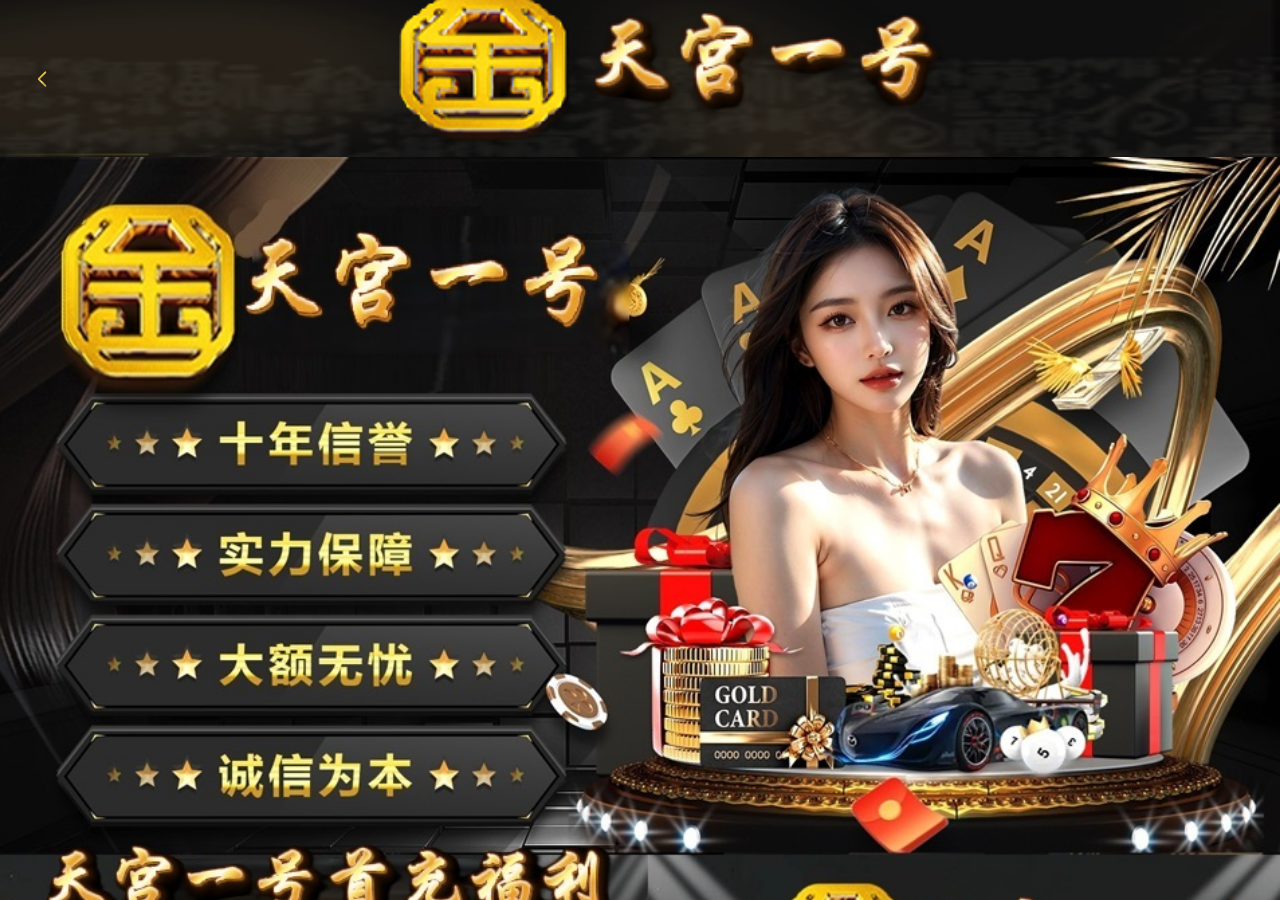
<file: lists/22.html>
<html>

<head>
    <meta http-equiv="Content-Type" content="text/html; charset=UTF-8">
    <meta name="viewport" content="width=device-width,initial-scale=1.0">
    <script src="../skin/vue.global.prod.3.4.27.js"></script>
    <link rel="stylesheet" href="../skin/style.css">
    <link rel="stylesheet" href="../skin/style_icon.css">
    <link rel="stylesheet" href="../skin/index.css">
    <script src="../skin/nutui.umd.4.3.8.js"></script>
    <title>福利一-福利-金利娱乐</title>
    <meta name="keywords" content="">
    <meta name="description" content="">
    <link rel="icon" href="../static/upload/image/20250417/1744888913542556.png" type="image/png">
    <style>
        html,
        body {
            margin: 0;
            padding: 0;
            font-size: 12px;
        }

        .myImg {
            width: 100%;
            height: auto;
        }

        .head-box {
            width: 100%;
            height: 12.2666666667vw;
            background: url("../images/img6.png") center bottom no-repeat;
            background-size: 100% auto;
            display: flex;
            justify-content: flex-start;
            align-items: center;
            padding: 0 2.1333333333vw;
            box-sizing: border-box
        }
    </style>
</head>

<body>
    <div id="app" class="page" data-v-app="">
        <div class="page-cont">
            <div class="activty-popup">
                <div class="head-box"><a class="go-back" href="../"><img src="../images/icon16.png" alt="" style="width: 30px; height: 30px;"></a></div>
                <img class="myImg" id="myImg" src="../images/fl1.jpg" title="1743435910908670.png" alt="海报.png" />
            </div>
        </div>
    </div>
    <script src="../skin/jquery-2.1.1.min.js"></script>
</body>

</html>
</file>
<file: skin/style.css>
:root {
    --nut-icon-height: 16px;
    --nut-icon-width: 16px;
    --nut-icon-line-height: 16px;
    --animate-duration: 1s;
    --animate-delay: 0s
}

page {
    --nut-icon-height: 20px;
    --nut-icon-width: 20px;
    --nut-icon-line-height: 20px;
    --animate-duration: 1s;
    --animate-delay: 0s
}

.nut-icon {
    display: inline-block;
    position: relative;
    width: var(--nut-icon-width);
    height: var(--nut-icon-height);
    line-height: var(--nut-icon-line-height);
    text-align: right
}

.nut-icon:before {
    position: absolute;
    top: 50%;
    left: 50%;
    transform: translate(-50%, -50%)
}

.nut-icon__img {
    width: var(--nut-icon-width);
    height: var(--nut-icon-height);
    object-fit: contain
}

.nut-icon-loading,
.nut-icon-loading1 {
    display: inline-block;
    animation: rotation 1s infinite linear
}

.nut-icon-am-infinite {
    -webkit-animation-iteration-count: infinite;
    -webkit-animation-direction: alternate;
    animation-iteration-count: infinite;
    animation-direction: alternate
}

.nut-icon-am-jump {
    -webkit-animation-name: nutJumpOne;
    -webkit-animation-duration: var(--animate-duration);
    -webkit-animation-timing-function: ease;
    -webkit-animation-delay: var(--animate-delay);
    animation-name: nutJumpOne;
    animation-duration: var(--animate-duration);
    animation-timing-function: ease;
    animation-delay: var(--animate-delay)
}

.nut-icon-am-jump.nut-icon-am-infinite {
    -webkit-animation-name: nutJump;
    animation-name: nutJump
}

.nut-icon-am-rotate {
    -webkit-animation-name: rotation;
    -webkit-animation-duration: var(--animate-duration);
    -webkit-animation-timing-function: linear;
    -webkit-animation-delay: var(--animate-delay);
    animation-name: rotation;
    animation-duration: var(--animate-duration);
    animation-timing-function: linear;
    animation-delay: var(--animate-delay)
}

.nut-icon-am-rotate.nut-icon-am-infinite {
    -webkit-animation-direction: normal;
    animation-direction: normal
}

.nut-icon-am-blink {
    -webkit-animation-name: nutBlink;
    -webkit-animation-duration: var(--animate-duration);
    -webkit-animation-timing-function: ease-in-out;
    -webkit-animation-delay: var(--animate-delay);
    animation-name: nutBlink;
    animation-duration: var(--animate-duration);
    animation-timing-function: linear;
    animation-delay: var(--animate-delay)
}

.nut-icon-am-breathe {
    -webkit-animation-name: nutBreathe;
    -webkit-animation-duration: var(--animate-duration);
    -webkit-animation-timing-function: ease-in-out;
    -webkit-animation-delay: var(--animate-delay);
    animation-name: nutBreathe;
    animation-duration: var(--animate-duration);
    animation-timing-function: ease-in-out;
    animation-delay: var(--animate-delay)
}

.nut-icon-am-flash {
    -webkit-animation-name: nutFlash;
    -webkit-animation-duration: var(--animate-duration);
    -webkit-animation-timing-function: ease-in-out;
    -webkit-animation-delay: var(--animate-delay);
    animation-name: nutFlash;
    animation-duration: var(--animate-duration);
    animation-timing-function: ease-in-out;
    animation-delay: var(--animate-delay)
}

.nut-icon-am-bounce {
    -webkit-animation-name: nutBounce;
    -webkit-animation-duration: var(--animate-duration);
    -webkit-animation-timing-function: ease-in-out;
    -webkit-animation-delay: var(--animate-delay);
    animation-name: nutBounce;
    animation-duration: var(--animate-duration);
    animation-timing-function: ease-in-out;
    animation-delay: var(--animate-delay)
}

.nut-icon-am-bounce.nut-icon-am-infinite {
    -webkit-animation-direction: normal;
    animation-direction: normal
}

.nut-icon-am-shake {
    -webkit-animation-name: nutShake;
    -webkit-animation-duration: var(--animate-duration);
    -webkit-animation-timing-function: ease-in-out;
    -webkit-animation-delay: var(--animate-delay);
    animation-name: nutShake;
    animation-duration: var(--animate-duration);
    animation-timing-function: ease-in-out;
    animation-delay: var(--animate-delay)
}

@-webkit-keyframes nutJump {
    to {
        transform: scale3d(.8, 1, .9) translateY(-10px)
    }
}

@keyframes nutJump {
    to {
        transform: scale3d(.8, 1, .9) translateY(-10px)
    }
}

@-webkit-keyframes nutJumpOne {
    50% {
        transform: scale3d(.8, 1, .9) translateY(-10px)
    }
    to {
        transform: scaleZ(1) translateY(0)
    }
}

@keyframes nutJumpOne {
    50% {
        transform: scale3d(.8, 1, .9) translateY(-10px)
    }
    to {
        transform: scaleZ(1) translateY(0)
    }
}

@-webkit-keyframes nutBlink {
    0% {
        opacity: 0
    }
    to {
        opacity: 1
    }
}

@keyframes nutBlink {
    0% {
        opacity: 0
    }
    to {
        opacity: 1
    }
}

@-webkit-keyframes nutBreathe {
    0%,
    to {
        transform: scale(1)
    }
    50% {
        transform: scale(1.2)
    }
}

@keyframes nutBreathe {
    0%,
    to {
        transform: scale(1)
    }
    50% {
        transform: scale(1.2)
    }
}

@-webkit-keyframes nutFlash {
    0%,
    50%,
    to {
        opacity: 1
    }
    25%,
    75% {
        opacity: 0
    }
}

@keyframes nutFlash {
    0%,
    50%,
    to {
        opacity: 1
    }
    25%,
    75% {
        opacity: 0
    }
}

@-webkit-keyframes nutBounce {
    0%,
    20%,
    53%,
    to {
        -webkit-animation-timing-function: cubic-bezier(.215, .61, .355, 1);
        animation-timing-function: cubic-bezier(.215, .61, .355, 1);
        -webkit-transform: translate3d(0, 0, 0);
        transform: translateZ(0)
    }
    40%,
    43% {
        -webkit-animation-timing-function: cubic-bezier(.755, .05, .855, .06);
        animation-timing-function: cubic-bezier(.755, .05, .855, .06);
        -webkit-transform: translate3d(0, -30px, 0) scaleY(1.1);
        transform: translate3d(0, -30px, 0) scaleY(1.1)
    }
    70% {
        -webkit-animation-timing-function: cubic-bezier(.755, .05, .855, .06);
        animation-timing-function: cubic-bezier(.755, .05, .855, .06);
        -webkit-transform: translate3d(0, -15px, 0) scaleY(1.05);
        transform: translate3d(0, -15px, 0) scaleY(1.05)
    }
    80% {
        -webkit-transition-timing-function: cubic-bezier(.215, .61, .355, 1);
        transition-timing-function: cubic-bezier(.215, .61, .355, 1);
        -webkit-transform: translate3d(0, 0, 0) scaleY(.95);
        transform: translateZ(0) scaleY(.95)
    }
    90% {
        -webkit-transform: translate3d(0, -4px, 0) scaleY(1.02);
        transform: translate3d(0, -4px, 0) scaleY(1.02)
    }
}

@keyframes nutBounce {
    0%,
    20%,
    53%,
    to {
        -webkit-animation-timing-function: cubic-bezier(.215, .61, .355, 1);
        animation-timing-function: cubic-bezier(.215, .61, .355, 1);
        -webkit-transform: translate3d(0, 0, 0);
        transform: translateZ(0)
    }
    40%,
    43% {
        -webkit-animation-timing-function: cubic-bezier(.755, .05, .855, .06);
        animation-timing-function: cubic-bezier(.755, .05, .855, .06);
        -webkit-transform: translate3d(0, -30px, 0) scaleY(1.1);
        transform: translate3d(0, -30px, 0) scaleY(1.1)
    }
    70% {
        -webkit-animation-timing-function: cubic-bezier(.755, .05, .855, .06);
        animation-timing-function: cubic-bezier(.755, .05, .855, .06);
        -webkit-transform: translate3d(0, -15px, 0) scaleY(1.05);
        transform: translate3d(0, -15px, 0) scaleY(1.05)
    }
    80% {
        -webkit-transition-timing-function: cubic-bezier(.215, .61, .355, 1);
        transition-timing-function: cubic-bezier(.215, .61, .355, 1);
        -webkit-transform: translate3d(0, 0, 0) scaleY(.95);
        transform: translateZ(0) scaleY(.95)
    }
    90% {
        -webkit-transform: translate3d(0, -4px, 0) scaleY(1.02);
        transform: translate3d(0, -4px, 0) scaleY(1.02)
    }
}

@-webkit-keyframes nutShake {
    0% {
        -webkit-transform: translateX(0);
        transform: translate(0)
    }
    6.5% {
        -webkit-transform: translateX(-6px) rotateY(-9deg);
        transform: translate(-6px) rotateY(-9deg)
    }
    18.5% {
        -webkit-transform: translateX(5px) rotateY(7deg);
        transform: translate(5px) rotateY(7deg)
    }
    31.5% {
        -webkit-transform: translateX(-3px) rotateY(-5deg);
        transform: translate(-3px) rotateY(-5deg)
    }
    43.5% {
        -webkit-transform: translateX(2px) rotateY(3deg);
        transform: translate(2px) rotateY(3deg)
    }
    50% {
        -webkit-transform: translateX(0);
        transform: translate(0)
    }
}

@keyframes nutShake {
    0% {
        -webkit-transform: translateX(0);
        transform: translate(0)
    }
    6.5% {
        -webkit-transform: translateX(-6px) rotateY(-9deg);
        transform: translate(-6px) rotateY(-9deg)
    }
    18.5% {
        -webkit-transform: translateX(5px) rotateY(7deg);
        transform: translate(5px) rotateY(7deg)
    }
    31.5% {
        -webkit-transform: translateX(-3px) rotateY(-5deg);
        transform: translate(-3px) rotateY(-5deg)
    }
    43.5% {
        -webkit-transform: translateX(2px) rotateY(3deg);
        transform: translate(2px) rotateY(3deg)
    }
    50% {
        -webkit-transform: translateX(0);
        transform: translate(0)
    }
}

.nut-theme-dark .nut-image .nut-img-loading,
.nut-theme-dark .nut-image .nut-img-error {
    background: var(--nut-dark-background, #131313)
}

.nut-image {
    display: block;
    position: relative
}

.nut-image .nut-img {
    display: block;
    width: 100%;
    height: 100%
}

.nut-image.nut-image-round {
    border-radius: 50%;
    overflow: hidden
}

.nut-image .nut-img-loading,
.nut-image .nut-img-error {
    width: 100%;
    height: 100%;
    position: absolute;
    top: 0;
    left: 0;
    display: flex;
    flex-direction: column;
    align-items: center;
    justify-content: center;
    background: #f7f8fa
}

.nut-col {
    float: left;
    box-sizing: border-box;
    word-break: break-all
}

.nut-col-gutter:last-child {
    padding-right: 0 !important
}

.nut-col-gutter:first-child {
    padding-left: 0 !important
}

.nut-col-offset-1 {
    margin-left: calc(4.1666666667 * 1 * 1%)
}

.nut-col-1 {
    width: calc(4.1666666667 * 1 * 1%)
}

.nut-col-offset-2 {
    margin-left: calc(4.1666666667 * 2 * 1%)
}

.nut-col-2 {
    width: calc(4.1666666667 * 2 * 1%)
}

.nut-col-offset-3 {
    margin-left: calc(4.1666666667 * 3 * 1%)
}

.nut-col-3 {
    width: calc(4.1666666667 * 3 * 1%)
}

.nut-col-offset-4 {
    margin-left: calc(4.1666666667 * 4 * 1%)
}

.nut-col-4 {
    width: calc(4.1666666667 * 4 * 1%)
}

.nut-col-offset-5 {
    margin-left: calc(4.1666666667 * 5 * 1%)
}

.nut-col-5 {
    width: calc(4.1666666667 * 5 * 1%)
}

.nut-col-offset-6 {
    margin-left: calc(4.1666666667 * 6 * 1%)
}

.nut-col-6 {
    width: calc(4.1666666667 * 6 * 1%)
}

.nut-col-offset-7 {
    margin-left: calc(4.1666666667 * 7 * 1%)
}

.nut-col-7 {
    width: calc(4.1666666667 * 7 * 1%)
}

.nut-col-offset-8 {
    margin-left: calc(4.1666666667 * 8 * 1%)
}

.nut-col-8 {
    width: calc(4.1666666667 * 8 * 1%)
}

.nut-col-offset-9 {
    margin-left: calc(4.1666666667 * 9 * 1%)
}

.nut-col-9 {
    width: calc(4.1666666667 * 9 * 1%)
}

.nut-col-offset-10 {
    margin-left: calc(4.1666666667 * 10 * 1%)
}

.nut-col-10 {
    width: calc(4.1666666667 * 10 * 1%)
}

.nut-col-offset-11 {
    margin-left: calc(4.1666666667 * 11 * 1%)
}

.nut-col-11 {
    width: calc(4.1666666667 * 11 * 1%)
}

.nut-col-offset-12 {
    margin-left: calc(4.1666666667 * 12 * 1%)
}

.nut-col-12 {
    width: calc(4.1666666667 * 12 * 1%)
}

.nut-col-offset-13 {
    margin-left: calc(4.1666666667 * 13 * 1%)
}

.nut-col-13 {
    width: calc(4.1666666667 * 13 * 1%)
}

.nut-col-offset-14 {
    margin-left: calc(4.1666666667 * 14 * 1%)
}

.nut-col-14 {
    width: calc(4.1666666667 * 14 * 1%)
}

.nut-col-offset-15 {
    margin-left: calc(4.1666666667 * 15 * 1%)
}

.nut-col-15 {
    width: calc(4.1666666667 * 15 * 1%)
}

.nut-col-offset-16 {
    margin-left: calc(4.1666666667 * 16 * 1%)
}

.nut-col-16 {
    width: calc(4.1666666667 * 16 * 1%)
}

.nut-col-offset-17 {
    margin-left: calc(4.1666666667 * 17 * 1%)
}

.nut-col-17 {
    width: calc(4.1666666667 * 17 * 1%)
}

.nut-col-offset-18 {
    margin-left: calc(4.1666666667 * 18 * 1%)
}

.nut-col-18 {
    width: calc(4.1666666667 * 18 * 1%)
}

.nut-col-offset-19 {
    margin-left: calc(4.1666666667 * 19 * 1%)
}

.nut-col-19 {
    width: calc(4.1666666667 * 19 * 1%)
}

.nut-col-offset-20 {
    margin-left: calc(4.1666666667 * 20 * 1%)
}

.nut-col-20 {
    width: calc(4.1666666667 * 20 * 1%)
}

.nut-col-offset-21 {
    margin-left: calc(4.1666666667 * 21 * 1%)
}

.nut-col-21 {
    width: calc(4.1666666667 * 21 * 1%)
}

.nut-col-offset-22 {
    margin-left: calc(4.1666666667 * 22 * 1%)
}

.nut-col-22 {
    width: calc(4.1666666667 * 22 * 1%)
}

.nut-col-offset-23 {
    margin-left: calc(4.1666666667 * 23 * 1%)
}

.nut-col-23 {
    width: calc(4.1666666667 * 23 * 1%)
}

.nut-col-offset-24 {
    margin-left: calc(4.1666666667 * 24 * 1%)
}

.nut-col-24 {
    width: calc(4.1666666667 * 24 * 1%)
}

.nut-row {
    width: 100%
}

.nut-row:after {
    display: block;
    height: 0;
    clear: both;
    visibility: hidden;
    content: ""
}

.nut-row-flex {
    display: flex
}

.nut-row-flex:after {
    display: none
}

.nut-row-flex .nut-col {
    float: none
}

.nut-row-justify-center {
    justify-content: center
}

.nut-row-justify-end {
    justify-content: flex-end
}

.nut-row-justify-space-between {
    justify-content: space-between;
    align-items: center
}

.nut-row-justify-space-around {
    justify-content: space-around
}

.nut-row-justify-space-evenly {
    justify-content: space-evenly
}

.nut-row-align-flex-start {
    align-items: flex-start
}

.nut-row-align-center {
    align-items: center
}

.nut-row-align-flex-end {
    align-items: flex-end
}

.nut-row-flex-wrap {
    flex-wrap: wrap
}

.nut-row-flex-nowrap {
    flex-wrap: nowrap
}

.nut-row-flex-reverse {
    flex-wrap: wrap-reverse
}

.nut-divider {
    display: flex;
    align-items: center;
    font-size: var(--nut-divider-text-font-size, var(--nut-font-size-2, 14px));
    color: var(--nut-divider-text-color, #909ca4);
    margin: var(--nut-divider-margin, 16px 0)
}

.nut-divider:before,
.nut-divider:after {
    content: "";
    border: var(--nut-divider-line-height, 2px) solid currentColor;
    border-width: var(--nut-divider-line-height, 2px) 0 0;
    height: var(--nut-divider-line-height, 2px);
    flex: 1
}

.nut-divider.nut-divider-center:before,
.nut-divider.nut-divider-left:before,
.nut-divider.nut-divider-right:before {
    margin-right: var(--nut-divider-before-margin-right, 16px)
}

.nut-divider.nut-divider-center:after,
.nut-divider.nut-divider-left:after,
.nut-divider.nut-divider-right:after {
    margin-left: var(--nut-divider-after-margin-left, 16px)
}

.nut-divider.nut-divider-left:before {
    max-width: 10%
}

.nut-divider.nut-divider-right:after {
    max-width: 10%
}

.nut-divider.nut-divider-dashed:before,
.nut-divider.nut-divider-dashed:after {
    border-style: dashed
}

.nut-divider.nut-divider-hairline:before,
.nut-divider.nut-divider-hairline:after {
    transform: scaleY(.5)
}

.nut-divider.nut-divider-vertical {
    position: relative;
    top: var(--nut-divider-vertical-top, 2px);
    display: inline-block;
    height: var(--nut-divider-vertical-height, 12px);
    border-left: 1px solid var(--nut-divider-vertical-border-left, rgba(0, 0, 0, .06));
    margin: var(--nut-divider-vertical-margin, 0 8px)
}

.nut-grid {
    display: flex;
    flex-wrap: wrap;
    border: 0 solid var(--nut-grid-border-color, #f5f6f7)
}

.nut-grid--border {
    border-top-width: 1px;
    border-left-width: 1px
}

.nut-theme-dark .nut-grid-item__content {
    background: var(--nut-dark-background, #131313);
    color: var(--nut-dark-color, var(--nut-white, #fff))
}

.nut-theme-dark .nut-grid-item__text {
    color: var(--nut-dark-color, var(--nut-white, #fff))
}

.nut-grid-item {
    position: relative;
    box-sizing: border-box
}

.nut-grid-item__text {
    color: var(--nut-grid-item-text-color, var(--nut-title-color2, #666666));
    font-size: var(--nut-grid-item-text-font-size, var(--nut-font-size-1, 12px));
    line-height: 1.5;
    word-break: break-all;
    margin: var(--nut-grid-item-text-margin, 8px) 0 0 0
}

.nut-grid-item__content {
    display: flex;
    flex-direction: column;
    box-sizing: border-box;
    height: 100%;
    padding: var(--nut-grid-item-content-padding, 16px 8px);
    background: var(--nut-grid-item-content-bg-color, var(--nut-white, #fff));
    border: 0 solid var(--nut-grid-border-color, #f5f6f7)
}

.nut-grid-item__content--border {
    border-right-width: 1px;
    border-bottom-width: 1px
}

.nut-grid-item__content--surround {
    border-top-width: 1px;
    border-left-width: 1px
}

.nut-grid-item__content--center {
    align-items: center;
    justify-content: center
}

.nut-grid-item__content--square {
    position: absolute;
    top: 0;
    right: 0;
    left: 0
}

.nut-grid-item__content--reverse {
    flex-direction: column-reverse
}

.nut-grid-item__content--reverse .nut-grid-item__text {
    margin: 0 0 var(--nut-grid-item-text-margin, 8px)
}

.nut-grid-item__content--horizontal {
    flex-direction: row
}

.nut-grid-item__content--horizontal .nut-grid-item__text {
    margin: 0 0 0 var(--nut-grid-item-text-margin, 8px)
}

.nut-grid-item__content--horizontal.nut-grid-item__content--reverse {
    flex-direction: row-reverse
}

.nut-grid-item__content--horizontal.nut-grid-item__content--reverse .nut-grid-item__text {
    margin: 0 var(--nut-grid-item-text-margin, 8px) 0 0
}

.nut-grid-item__content--clickable {
    cursor: pointer
}

.nut-grid-item__content--clickable:before {
    position: absolute;
    top: 50%;
    left: 50%;
    width: 100%;
    height: 100%;
    background-color: var(--nut-black, #000);
    border: inherit;
    border-color: var(--nut-black, #000);
    border-radius: inherit;
    transform: translate(-50%, -50%);
    opacity: 0;
    content: " "
}

.nut-grid-item__content--clickable:active:before {
    opacity: .1
}

.nut-space {
    display: inline-flex
}

.nut-space-item {
    flex: none
}

.nut-space-vertical {
    flex-direction: column
}

.nut-space-vertical>.nut-space-item:not(:last-child) {
    margin-bottom: var(--nut-space-gap, 8px)
}

.nut-space-horizontal {
    flex-direction: row
}

.nut-space-horizontal>.nut-space-item:not(:last-child) {
    margin-right: var(--nut-space-gap, 8px)
}

.nut-space-horizontal.nut-space-wrap {
    flex-wrap: wrap;
    margin-bottom: calc(var(--nut-space-gap, 8px) * -1)
}

.nut-space-horizontal.nut-space-wrap>.nut-space-item {
    padding-bottom: var(--nut-space-gap, 8px)
}

.nut-space-align-center {
    align-items: center
}

.nut-space-align-start {
    align-items: flex-start
}

.nut-space-align-end {
    align-items: flex-end
}

.nut-space-align-baseline {
    align-items: baseline
}

.nut-space-justify-center {
    justify-content: center
}

.nut-space-justify-start {
    justify-content: flex-start
}

.nut-space-justify-end {
    justify-content: flex-end
}

.nut-space-justify-between {
    justify-content: space-between
}

.nut-space-justify-around {
    justify-content: space-around
}

.nut-space-justify-evenly {
    justify-content: space-evenly
}

.nut-space-justify-stretch {
    justify-content: stretch
}

.nut-space-fill {
    display: flex;
    width: 100%
}

.nut-theme-dark .nut-navbar {
    background: var(--nut-dark-background, #131313);
    color: var(--nut-dark-color, var(--nut-white, #fff))
}

.nut-theme-dark .nut-navbar .title {
    color: var(--nut-dark-color, var(--nut-white, #fff))
}

.nut-navbar {
    position: relative;
    display: flex;
    align-items: center;
    height: var(--nut-navbar-height, 44px);
    box-sizing: border-box;
    padding: var(--nut-navbar-padding, 0 16px);
    background: var(--nut-navbar-background, var(--nut-white, #fff));
    box-shadow: var(--nut-navbar-box-shadow, 0px 1px 7px 0px rgb(237, 238, 241));
    font-size: var(--nut-navbar-title-base-font, var(--nut-font-size-2, 14px));
    color: var(--nut-navbar-color, var(--nut-title-color2, #666666));
    overflow: hidden
}

.nut-navbar:active:before {
    opacity: .1
}

.nut-navbar--border {
    border-bottom: 1px solid #eee
}

.nut-navbar--fixed {
    position: fixed;
    top: 0;
    left: 0;
    width: 100%
}

.nut-navbar--placeholder {
    display: block;
    width: 100%
}

.nut-navbar--safe-area-inset-top {
    padding-top: constant(safe-area-inset-top);
    padding-top: env(safe-area-inset-top)
}

.nut-navbar--fixed.nut-navbar--safe-area-inset-top {
    height: calc(var(--nut-navbar-height, 44px) + constant(safe-area-inset-top));
    height: calc(var(--nut-navbar-height, 44px) + env(safe-area-inset-top))
}

.nut-navbar--clickable:before {
    position: absolute;
    content: " ";
    top: 50%;
    left: 50%;
    width: 100%;
    height: 100%;
    background-color: var(--nut-black, #000);
    border: inherit;
    border-color: var(--nut-black, #000);
    border-radius: inherit;
    transform: translate(-50%, -50%);
    opacity: 0
}

.nut-navbar .nutui-iconfont .nut-icon-left {
    text-align: left
}

.nut-navbar__title {
    max-width: 60%;
    margin: 0 auto;
    text-align: center;
    display: flex;
    justify-content: center;
    align-items: center
}

.nut-navbar__title .title {
    min-width: var(--nut-navbar-title-width, 100px);
    font-size: var(--nut-navbar-title-font, var(--nut-font-size-2, 14px));
    font-weight: var(--nut-navbar-title-font-weight, 0);
    color: var(--nut-navbar-title-font-color, var(--nut-navbar-color, var(--nut-title-color2, #666666)));
    display: -webkit-box;
    -webkit-box-orient: vertical;
    -webkit-line-clamp: 1;
    overflow: hidden
}

.nut-navbar__title.icon .icon {
    margin: var(--nut-navbar-title-icon-margin, 0 0 0 13px)
}

.nut-navbar__title .icon {
    font-size: 0
}

.nut-navbar__title .nut-icon {
    display: inline
}

.nut-navbar__title-desc {
    font-size: var(--nut-cell-title-desc-font, var(--nut-font-size-1, 12px))
}

.nut-navbar__title .text__title {
    display: inline-block
}

.nut-navbar__title ::-webkit-scrollbar {
    display: none
}

.nut-navbar__left {
    position: absolute;
    left: 0;
    font-size: var(--nut-cell-desc-font, var(--nut-font-size-2, 14px));
    color: var(--nut-cell-desc-color, var(--nut-disable-color, #cccccc));
    display: flex;
    align-items: center;
    cursor: pointer;
    padding: 0 16px
}

.nut-navbar__right {
    position: absolute;
    right: 0;
    font-size: var(--nut-cell-desc-font, var(--nut-font-size-2, 14px));
    color: var(--nut-cell-desc-color, var(--nut-disable-color, #cccccc));
    display: flex;
    align-items: center;
    padding: 0 16px;
    cursor: pointer
}

.nut-fixed-nav {
    position: fixed;
    z-index: var(--nut-fixednav-index, 201);
    display: inline-block;
    height: 50px;
    right: 0
}

.nut-fixed-nav.active .nut-icon {
    transform: rotate(180deg)
}

.nut-fixed-nav.active .nut-fixed-nav__list {
    transform: translate(0) !important
}

.nut-fixed-nav.active.left .nut-icon {
    transform: rotate(0) !important
}

.nut-fixed-nav__btn {
    box-sizing: border-box;
    position: absolute;
    right: 0;
    z-index: calc(var(--nut-fixednav-index, 201) + 1);
    width: 80px;
    padding-left: 12px;
    height: 100%;
    background: var(--nut-fixednav-btn-bg, linear-gradient(135deg, var(--nut-primary-color, #fa2c19) 0%, var(--nut-primary-color-end, #fa6419) 100%));
    border-radius: 45px 0 0 45px;
    box-shadow: 0 2px 4px #0003;
    display: flex;
    align-items: center;
    justify-content: center
}

.nut-fixed-nav__btn>.text {
    width: 24px;
    line-height: 13px;
    font-size: 10px;
    color: var(--nut-fixednav-bg-color, var(--nut-white, #fff));
    flex-shrink: 0
}

.nut-fixed-nav__btn .nut-icon {
    margin-right: 5px;
    transform: rotate(0);
    transition: all .3s
}

.nut-fixed-nav__list {
    position: absolute;
    right: 0;
    transform: translate(100%);
    transition: all .5s;
    box-sizing: border-box;
    margin: 0;
    z-index: var(--nut-fixednav-index, 201);
    flex-shrink: 0;
    height: 100%;
    background: var(--nut-fixednav-bg-color, var(--nut-white, #fff));
    display: flex;
    justify-content: space-between;
    border-radius: 25px 0 0 25px;
    box-shadow: 2px 2px 8px #0003;
    padding: 0 80px 0 20px
}

.nut-fixed-nav__list-item {
    box-sizing: border-box;
    padding: 0;
    margin: 0;
    position: relative;
    flex: 1;
    height: 100%;
    display: flex;
    flex-direction: column;
    justify-content: center;
    align-items: center;
    min-width: 50px;
    flex-shrink: 0
}

.nut-fixed-nav__list-item.active>.span {
    color: var(--nut-fixednav-item-active-color, var(--nut-primary-color, #fa2c19))
}

.nut-fixed-nav__list-item>img {
    width: 20px;
    height: 20px;
    margin-bottom: 2px
}

.nut-fixed-nav__list-item>.span {
    font-size: 10px;
    color: var(--nut-fixednav-font-color, var(--nut-black, #000))
}

.nut-fixed-nav__list-item>.b {
    position: absolute;
    right: 0;
    top: 1px;
    height: 14px;
    line-height: 14px;
    font-size: 10px;
    padding: 0 3px;
    color: #fff;
    background: var(--nut-primary-color, #fa2c19);
    border-radius: 7px;
    text-align: center;
    min-width: 12px
}

.nut-fixed-nav.left {
    right: auto;
    left: 0
}

.nut-fixed-nav.left .nut-fixed-nav__btn {
    flex-direction: row-reverse;
    right: auto;
    left: 0;
    border-radius: 0 45px 45px 0
}

.nut-fixed-nav.left .nut-fixed-nav__btn .nut-icon {
    transform: rotate(180deg)
}

.nut-fixed-nav.left .nut-fixed-nav__list {
    transform: translate(-100%);
    right: auto;
    border-radius: 0 25px 25px 0;
    padding-left: 80px;
    padding-right: 20px
}

.nut-theme-dark .nut-menu .nut-menu__bar {
    background-color: var(--nut-dark-background, #131313)
}

.nut-theme-dark .nut-menu .nut-menu__bar .nut-menu__item {
    color: var(--nut-dark-color, var(--nut-white, #fff))
}

.nut-menu.scroll-fixed {
    position: fixed;
    top: var(--nut-menu-scroll-fixed-top, 0);
    z-index: var(--nut-menu-scroll-fixed-z-index, 1000);
    width: 100%
}

.nut-menu .nut-menu__bar {
    position: relative;
    display: flex;
    line-height: var(--nut-menu-bar-line-height, 48px);
    background-color: var(--nut-white, #fff);
    box-shadow: var(--nut-menu-bar-box-shadow, 0 2px 12px rgba(89, 89, 89, .12))
}

.nut-menu .nut-menu__bar.opened {
    z-index: var(--nut-menu-bar-opened-z-index, 2001)
}

.nut-menu .nut-menu__bar .nut-menu__item {
    flex: 1;
    text-align: center;
    font-size: var(--nut-menu-item-font-size, var(--nut-font-size-2, 14px));
    color: var(--nut-menu-item-text-color, var(--nut-title-color, #1a1a1a));
    min-width: 0
}

.nut-menu .nut-menu__bar .nut-menu__item.active {
    color: var(--nut-menu-item-active-text-color, var(--nut-primary-color, #fa2c19))
}

.nut-menu .nut-menu__bar .nut-menu__item.disabled {
    color: var(--nut-menu-item-disabled-color, #969799)
}

.nut-menu .nut-menu__bar .nut-menu__item .nut-menu__title-icon {
    transition: all .2s linear;
    display: flex
}

.nut-menu .nut-menu__bar .nut-menu__item .nut-menu__title {
    display: flex;
    align-items: center;
    justify-content: center;
    max-width: 100%
}

.nut-menu .nut-menu__bar .nut-menu__item .nut-menu__title .nut-menu__title-text {
    white-space: nowrap;
    overflow: hidden;
    text-overflow: ellipsis;
    display: block;
    padding-left: var(--nut-menu-title-text-padding-left, 8px);
    padding-right: var(--nut-menu-title-text-padding-right, 8px)
}

.nut-menu .nut-menu__bar .nut-menu__item .nut-menu__title.active .nut-menu__title-icon {
    transform: rotate(180deg)
}

.nut-theme-dark .nut-menu-item__content .nut-menu-item__option {
    color: var(--nut-dark-color, var(--nut-white, #fff))
}

.nut-menu-item {
    position: fixed;
    z-index: var(--nut-menu-bar-opened-z-index, 2001);
    left: 0;
    right: 0;
    height: 100vh;
    overflow: hidden
}

.nut-menu-item .active {
    font-weight: var(--nut-menu-active-item-font-weight, 500);
    color: var(--nut-menu-item-active-text-color, var(--nut-primary-color, #fa2c19)) !important
}

.nut-menu-item__content {
    padding: var(--nut-menu-item-content-padding, 12px 24px);
    max-height: var(--nut-menu-item-content-max-height, 214px);
    display: flex;
    flex-wrap: wrap
}

.nut-menu-item__content.nut-menu-item__overflow {
    overflow-y: auto
}

.nut-menu-item__content .nut-menu-item__option {
    color: var(--nut-title-color, #1a1a1a);
    font-size: var(--nut-font-size-2, 14px);
    padding-top: var(--nut-menu-item-option-padding-top, 12px);
    padding-bottom: var(--nut-menu-item-option-padding-bottom, 12px);
    display: flex;
    align-items: center
}

.nut-menu-item__content .nut-menu-item__option .nut-menu-item__span {
    display: flex;
    align-items: center;
    margin-right: var(--nut-menu-item-option-i-margin-right, 6px)
}

.nut-menu-item-placeholder-element {
    position: fixed;
    left: 0;
    right: 0;
    z-index: var(--nut-menu-bar-opened-z-index, 2001);
    background-color: transparent
}

.nut-theme-dark .nut-tabbar {
    background: var(--nut-dark-background, #131313)
}

.nut-tabbar {
    border: 0px;
    box-shadow: var(--nut-tabbar-box-shadow, none);
    border-bottom: var(--nut-tabbar-border-bottom, 1px solid #eee);
    border-top: var(--nut-tabbar-border-top, 1px solid #eee);
    width: 100%;
    display: flex;
    align-items: center;
    box-sizing: content-box;
    background: var(--nut-white, #fff);
    height: var(--nut-tabbar-height, 50px)
}

.nut-tabbar:last-child {
    border-right: 0
}

.nut-tabbar-bottom {
    position: fixed;
    bottom: 0;
    left: 0;
    z-index: 888
}

.nut-tabbar-safebottom {
    padding-bottom: constant(safe-area-inset-bottom);
    padding-bottom: env(safe-area-inset-bottom)
}

.nut-theme-dark .nut-tabbar-item__icon--unactive {
    color: var(--nut-dark-color-gray, var(--nut-text-color, #808080))
}

.nut-tabbar-item {
    flex: 1;
    text-align: center;
    text-decoration: none;
    color: var(--nut-primary-color, #fa2c19);
    height: 100%;
    display: flex;
    justify-content: center;
    align-items: center
}

.nut-tabbar-item__icon--unactive {
    color: var(--nut-black, #000)
}

.nut-tabbar-item_icon-box {
    padding: 0;
    line-height: 1;
    display: flex;
    flex-direction: column;
    align-items: center;
    position: relative
}

.nut-tabbar-item_icon-box .nut-icon {
    width: 20px;
    height: 20px;
    font-size: 20px
}

.nut-tabbar-item_icon-box_tips {
    position: absolute;
    background: var(--nut-tabbar-active-color, var(--nut-primary-color, #fa2c19));
    border: 1px solid var(--nut-white, #fff);
    border-radius: 7px;
    text-align: center;
    top: -2px;
    right: -7px;
    box-shadow: 0 0 0 1px var(--nut-white, #fff);
    font-size: var(--nut-font-size-1, 12px);
    color: var(--nut-white, #fff);
    z-index: 1
}

.nut-tabbar-item_icon-box_icon {
    display: block;
    background-size: 100% 100%;
    background-position: center center
}

.nut-tabbar-item_icon-box_icon img {
    width: 20px;
    height: 20px
}

.nut-tabbar-item_icon-box_nav-word {
    font-size: var(--nut-tabbar-item-text-font-size, var(--nut-font-size-0, 10px));
    line-height: var(--nut-tabbar-item-text-line-height, initial);
    margin-top: var(--nut-tabbar-word-margin-top, auto);
    display: block
}

.nut-tabbar-item_icon-box_big-word {
    font-size: var(--nut-font-size-large, var(--nut-font-size-3, 16px));
    line-height: 1
}

.nut-theme-dark .nut-pagination-prev,
.nut-theme-dark .nut-pagination-item,
.nut-theme-dark .nut-pagination-next {
    background: var(--nut-dark-background, #131313);
    border-color: var(--nut-dark-color-gray, var(--nut-text-color, #808080))
}

.nut-theme-dark .nut-pagination-simple {
    background: var(--nut-dark-background, #131313)
}

.nut-theme-dark .nut-pagination .simple-border {
    border-color: var(--nut-dark-color-gray, var(--nut-text-color, #808080))
}

.nut-theme-dark .nut-pagination .disabled {
    background: var(--nut-dark-background, #131313)
}

.nut-pagination {
    display: flex;
    font-size: var(--nut-pagination-font-size, var(--nut-font-size-2, 14px));
    color: var(--nut-pagination-color, var(--nut-primary-color, #fa2c19))
}

.nut-pagination-contain {
    display: flex
}

.nut-pagination-simple {
    height: 39px;
    width: 124px;
    line-height: 39px;
    text-align: center
}

.nut-pagination-prev,
.nut-pagination-item,
.nut-pagination-next {
    height: 39px;
    min-width: 39px;
    flex-shrink: 0;
    box-sizing: border-box;
    display: flex;
    align-items: center;
    justify-content: center;
    background: var(--nut-white, #fff);
    border-radius: var(--nut-pagination-item-border-radius, 2px);
    border: var(--nut-pagination-item-border-width, 1px) solid var(--nut-pagination-item-border-color, #e4e7eb);
    cursor: pointer
}

.nut-pagination-prev,
.nut-pagination-item {
    border-right: none
}

.nut-pagination-prev,
.nut-pagination-next {
    padding: var(--nut-pagination-prev-next-padding, 0 11px)
}

.nut-pagination .simple-border {
    border-right: var(--nut-pagination-item-border-width, 1px) solid var(--nut-pagination-item-border-color, #e4e7eb)
}

.nut-pagination .active {
    color: var(--nut-white, #fff);
    border: none;
    background: var(--nut-pagination-active-background-color, linear-gradient(135deg, var(--nut-primary-color, #fa2c19) 0%, var(--nut-primary-color-end, #fa6419) 100%))
}

.nut-pagination .disabled {
    color: var(--nut-pagination-disable-color, rgba(116, 116, 116, .31));
    background-color: var(--nut-pagination-disable-background-color, #f7f8fa);
    cursor: not-allowed
}

.nut-indicator--block {
    display: block;
    width: 100%
}

.nut-indicator--align__left {
    text-align: left
}

.nut-indicator--align__right {
    text-align: right
}

.nut-indicator--align__center {
    text-align: center
}

.nut-indicator--dot,
.nut-indicator--number {
    margin: 0 4px
}

.nut-indicator--dot:first-child,
.nut-indicator--number:first-child {
    margin-left: 0
}

.nut-indicator--dot:last-child,
.nut-indicator--number:last-child {
    margin-right: 0
}

.nut-indicator--dot {
    display: inline-block;
    vertical-align: middle;
    width: var(--nut-indicator-dot-size, calc(var(--nut-indicator-size, 18px) / 3));
    height: var(--nut-indicator-dot-size, calc(var(--nut-indicator-size, 18px) / 3));
    border-radius: 50%;
    background-color: var(--nut-indicator-dot-color, var(--nut-disable-color, #cccccc))
}

.nut-indicator--number {
    display: inline-block;
    position: relative;
    width: var(--nut-indicator-size, 18px);
    height: var(--nut-indicator-size, 18px);
    text-align: center;
    font-size: var(--nut-indicator-number-font-size, 10px);
    line-height: var(--nut-indicator-size, 18px);
    color: var(--nut-indicator-color, var(--nut-white, #fff));
    vertical-align: middle;
    border: 1px solid var(--nut-indicator-color, var(--nut-white, #fff));
    border-radius: 50%;
    background-color: var(--nut-indicator-bg-color, var(--nut-primary-color, #fa2c19));
    box-shadow: 0 0 1px 1px var(--nut-indicator-bg-color, var(--nut-primary-color, #fa2c19))
}

.nut-side-navbar {
    overflow: auto;
    display: block
}

.nut-side-navbar__content {
    position: relative;
    background-color: var(--nut-sidenavbar-content-bg-color, var(--nut-white, #fff));
    display: block
}

.nut-side-navbar__content__list {
    width: 100%;
    display: block
}

.nut-theme-dark .nut-side-navbar-item {
    background-color: var(--nut-dark-background2, #1b1b1b)
}

.nut-theme-dark .nut-side-navbar-item__title {
    background-color: var(--nut-dark-background2, #1b1b1b);
    color: var(--nut-dark-color, var(--nut-white, #fff))
}

.nut-side-navbar-item {
    height: var(--nut-sidenavbar-item-height, 40px);
    line-height: var(--nut-sidenavbar-item-line-height, 40px);
    display: block;
    font-size: var(--nut-sidenavbar-item-font-size, 16px);
    background-color: var(--nut-sidenavbar-item-title-bg-color, var(--nut-white, #fff))
}

.nut-side-navbar-item__title {
    color: var(--nut-sidenavbar-item-title-color, #333);
    background-color: var(--nut-sidenavbar-item-title-bg-color, var(--nut-white, #fff))
}

.nut-theme-dark .nut-sub-side-navbar {
    background-color: var(--nut-dark-background2, #1b1b1b)
}

.nut-theme-dark .nut-sub-side-navbar__title {
    background-color: var(--nut-dark-background3, #141414);
    color: var(--nut-dark-color, var(--nut-white, #fff))
}

.nut-theme-dark .nut-sub-side-navbar__title__text {
    color: var(--nut-dark-color, var(--nut-white, #fff))
}

.nut-sub-side-navbar {
    display: grid;
    float: left;
    width: 100%;
    position: relative
}

.nut-sub-side-navbar__title {
    display: block;
    width: var(--nut-sidenavbar-sub-title-width, 100%);
    height: var(--nut-sidenavbar-sub-title-height, 40px);
    position: relative;
    overflow: hidden;
    text-overflow: ellipsis;
    white-space: nowrap;
    box-sizing: border-box;
    border-bottom: 1px solid var(--nut-sidenavbar-sub-title-border-color, #f6f6f6);
    color: var(--nut-sidenavbar-sub-title-text-color, var(--nut-title-color, #1a1a1a));
    font-size: var(--nut-sidenavbar-sub-title-font-size, var(--nut-font-size-large, var(--nut-font-size-3, 16px)));
    background-color: var(--nut-sidenavbar-sub-title-bg-color, #f6f6f6);
    border-radius: var(--nut-sidenavbar-sub-title-radius, 0);
    border: var(--nut-sidenavbar-sub-title-border, 0)
}

.nut-sub-side-navbar__title__text {
    line-height: var(--nut-sidenavbar-sub-title-text-line-height, 40px);
    color: var(--nut-sidenavbar-sub-title-text-color, var(--nut-title-color, #1a1a1a))
}

.nut-sub-side-navbar__title__icon {
    position: absolute;
    top: 50%;
    right: 20px;
    transform: translateY(-50%)
}

.nut-sub-side-navbar__list {
    width: 100%
}

.nut-theme-dark .nut-searchbar {
    background: var(--nut-dark-background, #131313)
}

.nut-theme-dark .nut-searchbar__search-label,
.nut-theme-dark .nut-searchbar .nut-searchbar__input-clear .nut-searchbar__nut-icon-mask-close {
    color: var(--nut-dark-color, var(--nut-white, #fff))
}

.nut-theme-dark .nut-searchbar .nut-searchbar__input-clear .nut-searchbar__nut-icon-mask-close:hover {
    cursor: pointer;
    color: var(--nut-dark-color, var(--nut-white, #fff))
}

.nut-theme-dark .nut-searchbar__right-search-icon,
.nut-theme-dark .nut-searchbar__left-search-icon {
    color: var(--nut-dark-color, var(--nut-white, #fff))
}

.nut-searchbar {
    display: flex;
    align-items: center;
    width: var(--nut-searchbar-width, 100%);
    padding: var(--nut-searchbar-padding, 9px 16px);
    background: var(--nut-searchbar-background, var(--nut-white, #fff));
    box-sizing: border-box;
    color: var(--nut-searchbar-input-bar-color, inherit)
}

.nut-searchbar.safe-area-inset-bottom {
    position: relative;
    margin-bottom: constant(safe-area-inset-bottom);
    margin-bottom: env(safe-area-inset-bottom)
}

.nut-searchbar.safe-area-inset-bottom:after {
    content: "";
    position: absolute;
    left: 0;
    bottom: 0;
    width: 100%;
    height: constant(safe-area-inset-bottom);
    height: env(safe-area-inset-bottom);
    background: var(--nut-searchbar-background, var(--nut-white, #fff))
}

.nut-searchbar::placeholder {
    color: var(--nut-searchbar-input-bar-placeholder-color, inherit)
}

.nut-searchbar__search-label {
    padding: 0 5px;
    color: #323233
}

.nut-searchbar__search-input {
    display: flex;
    align-items: center;
    width: var(--nut-searchbar-input-width, 100%);
    height: var(--nut-searchbar-input-height, 32px);
    flex: 1;
    padding: var(--nut-searchbar-input-padding, 0 0 0 13px);
    border-radius: var(--nut-searchbar-input-border-radius, 16px);
    box-shadow: var(--nut-searchbar-input-box-shadow, 0 0 8px 0 rgba(0, 0, 0, .04));
    background: var(--nut-searchbar-input-background, #f7f7f7);
    box-sizing: border-box
}

.nut-searchbar__search-input.square {
    border-radius: 0
}

.nut-searchbar__search-input .nut-searchbar__input-inner {
    display: flex;
    position: relative;
    flex: 1;
    align-items: center;
    overflow: hidden
}

.nut-searchbar__search-input .nut-searchbar__input-inner>taro-form-core {
    width: 100%
}

.nut-searchbar__search-input .nut-searchbar__input-inner .nut-searchbar__input-form {
    flex: 1;
    overflow: hidden
}

.nut-searchbar__search-input .nut-searchbar__input-inner input {
    width: 100%;
    height: 100%;
    padding-left: 4px
}

.nut-searchbar__search-input .nut-searchbar__input-inner-icon {
    display: flex;
    align-items: center;
    position: relative;
    padding: 0 7px
}

.nut-searchbar__search-input .nut-searchbar__input-clear {
    position: relative;
    z-index: 10;
    padding: 0 5px
}

.nut-searchbar__search-input .nut-searchbar__input-clear .nut-searchbar__nut-icon-mask-close {
    color: #ccc
}

.nut-searchbar__search-input .nut-searchbar__input-clear .nut-searchbar__nut-icon-mask-close:hover {
    cursor: pointer;
    color: #686868
}

.nut-searchbar__search-input .nut-searchbar__input-inner-icon-absolute .nut-searchbar__input-clear {
    position: absolute;
    z-index: 10;
    left: -20px
}

.nut-searchbar__search-input .nut-searchbar__iptleft-search-icon {
    margin-right: 6px;
    width: 14px;
    height: 14px
}

.nut-searchbar__search-input .nut-searchbar__iptright-search-icon {
    margin-left: 5px
}

.nut-searchbar__search-input .nut-searchbar__input-bar {
    width: 100%;
    height: 36px;
    flex: 1;
    padding: 0;
    margin: 0;
    background-color: transparent;
    border-color: transparent;
    outline: none;
    font-size: 14px
}

.nut-searchbar__search-input .nut-searchbar__input-bar_clear {
    max-width: 290px
}

.nut-searchbar__search-input .nut-searchbar__input-inner-absolute .nut-searchbar__input-bar {
    box-sizing: border-box;
    padding-right: 20px
}

.nut-searchbar__left-search-icon {
    margin-right: 8px
}

.nut-searchbar__search-icon {
    display: flex;
    justify-content: center;
    align-items: center
}

.nut-searchbar__right-search-icon {
    margin-left: 16px;
    font-size: 14px;
    color: var(--nut-searchbar-right-out-color, var(--nut-black, #000))
}

.nut-theme-dark .nut-tabs__titles {
    background: var(--nut-dark-background3, #141414)
}

.nut-theme-dark .nut-tabs__titles-item {
    color: var(--nut-dark-color-gray, var(--nut-text-color, #808080))
}

.nut-theme-dark .nut-tabs__titles-item.active {
    color: var(--nut-dark-color, var(--nut-white, #fff))
}

.nut-theme-dark .nut-tabs.vertical .nut-tabs__titles-item.active {
    background-color: var(--nut-dark-background2, #1b1b1b)
}

.nut-tabs {
    display: flex;
    overflow: hidden
}

.nut-tabs .nut-tabs__titles {
    display: flex;
    -webkit-user-select: none;
    user-select: none;
    white-space: nowrap;
    flex-shrink: 0;
    background: var(--nut-tabs-titles-background-color, var(--nut-help-color, #f5f5f5));
    border-radius: var(--nut-tabs-titles-border-radius, 0)
}

.nut-tabs .nut-tabs__titles .nut-tabs__list {
    width: 100%;
    display: flex;
    flex-shrink: 0
}

.nut-tabs .nut-tabs__titles .nut-tabs__titles-item {
    position: relative;
    font-size: var(--nut-tabs-titles-item-font-size, var(--nut-font-size-2, 14px));
    display: flex;
    align-items: center;
    justify-content: center;
    color: var(--nut-tabs-titles-item-color, var(--nut-title-color, #1a1a1a))
}

.nut-tabs .nut-tabs__titles .nut-tabs__titles-item__text {
    text-align: center
}

.nut-tabs .nut-tabs__titles .nut-tabs__titles-item__text.ellipsis {
    width: 100%;
    overflow: hidden;
    text-overflow: ellipsis;
    white-space: nowrap
}

.nut-tabs .nut-tabs__titles .nut-tabs__titles-item__smile .nut-icon {
    position: absolute;
    font-size: 12px;
    width: 100%;
    height: 100%;
    color: var(--nut-tabs-tab-smile-color, var(--nut-primary-color, #fa2c19))
}

.nut-tabs .nut-tabs__titles .nut-tabs__titles-item__smile,
.nut-tabs .nut-tabs__titles .nut-tabs__titles-item__line {
    position: absolute;
    transition: width .3s ease;
    width: 0;
    height: 0;
    content: " ";
    bottom: 15%;
    left: 50%;
    transform: translate(-50%);
    overflow: hidden;
    border-radius: var(--nut-tabs-titles-item-line-border-radius, 0);
    opacity: var(--nut-tabs-titles-item-line-opacity, 1)
}

.nut-tabs .nut-tabs__titles .nut-tabs__titles-item.active {
    font-weight: 700;
    color: var(--nut-tabs-titles-item-active-color, var(--nut-title-color, #1a1a1a))
}

.nut-tabs .nut-tabs__titles .nut-tabs__titles-item.active .nut-tabs__titles-item__line {
    content: " ";
    width: var(--nut-tabs-horizontal-titles-item-active-line-width, 40px);
    height: 3px;
    background: var(--nut-tabs-horizontal-tab-line-color, linear-gradient(90deg, var(--nut-primary-color, #fa2c19) 0%, rgba(250, 44, 25, .15) 100%))
}

.nut-tabs .nut-tabs__titles .nut-tabs__titles-item.disabled {
    color: var(--nut-disable-color, #cccccc)
}

.nut-tabs .nut-tabs__titles-left {
    justify-content: flex-start
}

.nut-tabs.horizontal {
    flex-direction: column
}

.nut-tabs.horizontal .nut-sticky__box>.nut-tabs__titles,
.nut-tabs.horizontal>.nut-tabs__titles {
    flex-direction: row;
    height: var(--nut-tabs-horizontal-titles-height, 46px)
}

.nut-tabs.horizontal .nut-sticky__box>.nut-tabs__titles .nut-tabs__list,
.nut-tabs.horizontal>.nut-tabs__titles .nut-tabs__list {
    height: 100%
}

.nut-tabs.horizontal .nut-sticky__box>.nut-tabs__titles.scrollable,
.nut-tabs.horizontal>.nut-tabs__titles.scrollable {
    overflow-x: auto;
    overflow-y: hidden
}

.nut-tabs.horizontal .nut-sticky__box>.nut-tabs__titles .nut-tabs__titles-item,
.nut-tabs.horizontal>.nut-tabs__titles .nut-tabs__titles-item {
    flex: 1 0 auto;
    min-width: var(--nut-tabs-horizontal-titles-item-min-width, 50px);
    width: 0
}

.nut-tabs.horizontal .nut-sticky__box>.nut-tabs__titles .nut-tabs__titles-item__smile .nut-icon,
.nut-tabs.horizontal>.nut-tabs__titles .nut-tabs__titles-item__smile .nut-icon {
    position: absolute;
    font-size: 12px;
    width: 100%;
    height: 100%;
    color: var(--nut-tabs-tab-smile-color, var(--nut-primary-color, #fa2c19))
}

.nut-tabs.horizontal .nut-sticky__box>.nut-tabs__titles .nut-tabs__titles-item-left,
.nut-tabs.horizontal>.nut-tabs__titles .nut-tabs__titles-item-left {
    flex: 0 0 auto
}

.nut-tabs.vertical {
    flex-direction: row;
    width: 100%
}

.nut-tabs.vertical>.nut-tabs__titles {
    flex-direction: column;
    height: auto;
    padding: 10px 0;
    width: var(--nut-tabs-vertical-titles-width, 100px)
}

.nut-tabs.vertical>.nut-tabs__titles .nut-tabs__list {
    flex-direction: column
}

.nut-tabs.vertical>.nut-tabs__titles.scrollable {
    overflow-x: hidden;
    overflow-y: auto;
    height: auto
}

.nut-tabs.vertical>.nut-tabs__titles.scrollable .nut-tabs__titles-placeholder {
    height: 22px
}

.nut-tabs.vertical>.nut-tabs__titles .nut-tabs__titles-item {
    min-width: var(--nut-tabs-horizontal-titles-item-min-width, 50px);
    width: 100%;
    height: var(--nut-tabs-vertical-titles-item-height, 40px);
    flex: none
}

.nut-tabs.vertical>.nut-tabs__titles .nut-tabs__titles-item__line {
    bottom: none;
    transform: translateY(-50%);
    transition: height .3s ease;
    width: 0;
    height: 0
}

.nut-tabs.vertical>.nut-tabs__titles .nut-tabs__titles-item.active {
    background-color: #fff
}

.nut-tabs.vertical>.nut-tabs__titles .nut-tabs__titles-item.active .nut-tabs__titles-item__line {
    left: 10px;
    width: 3px;
    background: var(--nut-tabs-vertical-tab-line-color, linear-gradient(180deg, var(--nut-primary-color, #fa2c19) 0%, rgba(250, 44, 25, .15) 100%));
    height: var(--nut-tabs-vertical-titles-item-active-line-height, 14px)
}

.nut-tabs.vertical>.nut-tabs__titles .nut-tabs__titles-item.active .nut-tabs__titles-item__smile {
    position: absolute;
    right: -8px;
    bottom: 2px;
    left: auto;
    width: 36px;
    transform: rotate(320deg);
    height: var(--nut-tabs-vertical-titles-item-active-line-height, 14px)
}

.nut-tabs.vertical .nut-tabs__content {
    flex: 1;
    flex-direction: column
}

.nut-tabs.vertical .nut-tabs__content .nut-tab-pane {
    height: 100%
}

.nut-tabs__titles.large .nut-tabs__titles-item {
    font-size: var(--nut-tabs-titles-item-large-font-size, var(--nut-font-size-3, 16px))
}

.nut-tabs__titles.normal .nut-tabs__titles-item {
    font-size: var(--nut-tabs-titles-item-font-size, var(--nut-font-size-2, 14px))
}

.nut-tabs__titles.small .nut-tabs__titles-item {
    font-size: var(--nut-tabs-titles-item-small-font-size, var(--nut-font-size-1, 12px))
}

.nut-tabs__titles::-webkit-scrollbar {
    display: none;
    width: 0;
    background: transparent
}

.nut-tabs__titles.smile .nut-tabs__titles-item .nut-tabs__titles-item__smile {
    display: none
}

.nut-tabs__titles.smile .nut-tabs__titles-item.active .nut-tabs__titles-item__smile {
    width: 36px;
    height: 10px;
    display: block
}

.nut-tabs__content {
    display: flex;
    box-sizing: border-box
}

.nut-tabs .nut-tabs__titles-item .taro {
    height: 46px;
    line-height: 46px
}

.nut-tabs .nut-tabs__titles-placeholder {
    width: auto;
    min-width: 10px
}

.nut-theme-dark .nut-tab-pane {
    background: var(--nut-dark-background2, #1b1b1b)
}

.nut-tab-pane {
    width: 100%;
    flex-shrink: 0;
    display: block;
    background-color: #fff;
    padding: 24px 20px;
    box-sizing: border-box;
    overflow: auto;
    height: 100%;
    word-break: break-all
}

.nut-tab-pane.inactive {
    overflow: visible;
    height: 0
}

.nut-theme-dark .nut-cascader__bar {
    background: var(--nut-dark-background2, #1b1b1b);
    color: var(--nut-dark-color, var(--nut-white, #fff))
}

.nut-theme-dark .nut-tabs__titles {
    background: var(--nut-dark-background3, #141414) !important
}

.nut-theme-dark .nut-cascader-item {
    color: var(--nut-dark-color-gray, var(--nut-text-color, #808080))
}

.nut-cascader {
    width: 100%;
    font-size: var(--nut-cascader-font-size, var(--nut-font-size-2, 14px));
    line-height: var(--nut-cascader-line-height, 22px)
}

.nut-cascader .nut-tab-pane {
    padding: 0
}

.nut-cascader.nut-tabs.horizontal .nut-tabs__titles .nut-tabs__titles-item {
    flex: initial;
    padding: var(--nut-cascader-tabs-item-padding, 0 10px);
    white-space: nowrap
}

.nut-cascader .nut-tabs__titles {
    padding: var(--nut-cascader-tabs-item-padding, 0 10px);
    background: #fff
}

.nut-cascader__bar {
    display: flex;
    justify-content: center;
    align-items: center;
    padding: var(--nut-cascader-bar-padding, 24px 20px 17px);
    text-align: center;
    font-weight: 700;
    line-height: var(--nut-cascader-bar-line-height, 20px);
    color: var(--nut-cascader-bar-color, var(--nut-title-color, #1a1a1a));
    font-size: var(--nut-cascader-bar-font-size, var(--nut-font-size-4, 18px))
}

.nut-cascader-pane {
    display: block;
    padding: 10px 0 0;
    margin: 0;
    width: 100%;
    height: 342px;
    overflow-y: auto;
    -webkit-overflow-scrolling: touch
}

.nut-cascader-item {
    display: flex;
    align-items: center;
    padding: var(--nut-cascader-item-padding, 10px 20px);
    margin: 0;
    cursor: pointer;
    font-size: var(--nut-cascader-item-font-size, var(--nut-font-size-2, 14px));
    color: var(--nut-cascader-item-color, var(--nut-title-color, #1a1a1a))
}

.nut-cascader-item__title {
    flex: 1
}

.nut-cascader-item__icon-check {
    margin-left: 10px;
    visibility: hidden
}

.nut-cascader-item__icon-loading {
    margin-left: 10px
}

.nut-cascader-item.active:not(.disabled) {
    color: var(--nut-cascader-item-active-color, var(--nut-primary-color, #fa2c19))
}

.nut-cascader-item.active .nut-cascader-item__icon-check {
    visibility: visible;
    color: var(--nut-cascader-item-active-color, var(--nut-primary-color, #fa2c19))
}

.nut-cascader-item.disabled {
    opacity: .6;
    cursor: not-allowed
}

.nut-theme-dark .nut-calendar,
.nut-theme-dark .nut-calendar .nut-calendar__header {
    background: var(--nut-dark-background, #131313);
    color: var(--nut-dark-color, var(--nut-white, #fff))
}

.nut-theme-dark .nut-calendar .nut-calendar__content .nut-calendar__panel .nut-calendar__days .calendar-month-day-choose {
    background-color: var(--nut-dark-calendar-choose-color, rgba(227, 227, 227, .2));
    color: var(--nut-calendar-choose-font-color, var(--nut-primary-color, #fa2c19))
}

.nut-theme-dark .nut-calendar .nut-calendar__footer {
    background: var(--nut-dark-background2, #1b1b1b);
    color: var(--nut-dark-color, var(--nut-white, #fff))
}

.nut-calendar {
    position: relative;
    display: flex;
    flex: 1;
    color: #333;
    font-size: 16px;
    background-color: var(--nut-white, #fff);
    overflow: hidden;
    height: 100%;
    flex-direction: column
}

.nut-calendar.nut-calendar--nopop .nut-calendar__header .nut-calendar__header-title {
    font-size: var(--nut-calendar-base-font, var(--nut-font-size-3, 16px))
}

.nut-calendar .popup-box {
    height: 100%
}

.nut-calendar .nut-calendar__content {
    overflow-y: auto
}

.nut-calendar ::-webkit-scrollbar {
    display: none
}

.nut-calendar .nut-calendar__header {
    display: flex;
    flex-direction: column;
    text-align: center;
    padding-top: 1px;
    background-color: var(--nut-white, #fff)
}

.nut-calendar .nut-calendar__header .nut-calendar__header-title {
    font-size: var(--nut-calendar-title-font, var(--nut-font-size-4, 18px));
    font-weight: var(--nut-calendar-title-font-weight, 500);
    line-height: 44px
}

.nut-calendar .nut-calendar__header .nut-calendar__header-slot {
    min-height: 24px
}

.nut-calendar .nut-calendar__header .nut-calendar__header-subtitle {
    padding: 7px 0;
    line-height: 22px;
    font-size: var(--nut-calendar-sub-title-font, var(--nut-font-size-2, 14px))
}

.nut-calendar .nut-calendar__header .nut-calendar__weekdays {
    display: flex;
    align-items: center;
    justify-content: space-around;
    height: 36px;
    border-radius: 0 0 12px 12px;
    box-shadow: 0 4px 10px #0000000f
}

.nut-calendar .nut-calendar__header .nut-calendar__weekdays .nut-calendar__weekday.weekend {
    color: var(--nut-calendar-day67-font-color, var(--nut-primary-color, #fa2c19))
}

.nut-calendar .nut-calendar__content {
    flex: 1;
    width: 100%;
    display: block
}

.nut-calendar .nut-calendar__content .nut-calendar__panel {
    position: relative;
    width: 100%;
    height: auto;
    display: block;
    box-sizing: border-box
}

.nut-calendar .nut-calendar__content .nut-calendar__panel .nut-calendar__body {
    display: block
}

.nut-calendar .nut-calendar__content .nut-calendar__panel .nut-calendar__month {
    display: flex;
    flex-direction: column;
    text-align: center
}

.nut-calendar .nut-calendar__content .nut-calendar__panel div:nth-of-type(2) .nut-calendar__month-title {
    padding-top: 0
}

.nut-calendar .nut-calendar__content .nut-calendar__panel .calendar-loading-tip {
    height: 50px;
    line-height: 50px;
    text-align: center;
    position: absolute;
    top: -50px;
    left: 0;
    right: 0;
    font-size: var(--nut-calendar-text-font, var(--nut-font-size-1, 12px));
    color: var(--nut-text-color, #808080)
}

.nut-calendar .nut-calendar__content .nut-calendar__panel .nut-calendar__month-title {
    height: 23px;
    line-height: 23px;
    margin: 8px 0;
    font-size: var(--nut-calendar-month-title-font-size, inherit)
}

.nut-calendar .nut-calendar__content .nut-calendar__panel .nut-calendar__days {
    overflow: hidden
}

.nut-calendar .nut-calendar__content .nut-calendar__panel .nut-calendar__days .nut-calendar__day {
    float: left;
    width: 14.28%;
    height: 64px;
    font-weight: var(--nut-calendar-day-font-weight, 500);
    display: flex;
    align-items: center;
    justify-content: center;
    flex-direction: column;
    position: relative
}

.nut-calendar .nut-calendar__content .nut-calendar__panel .nut-calendar__days .nut-calendar__day.weekend {
    color: var(--nut-calendar-day67-font-color, var(--nut-primary-color, #fa2c19))
}

.nut-calendar .nut-calendar__content .nut-calendar__panel .nut-calendar__days .nut-calendar__day .nut-calendar__day-tips {
    position: absolute;
    width: 100%
}

.nut-calendar .nut-calendar__content .nut-calendar__panel .nut-calendar__days .nut-calendar__day .nut-calendar__day-tips--curr {
    position: absolute;
    bottom: 6px;
    width: 100%;
    font-size: 12px;
    line-height: 14px
}

.nut-calendar .nut-calendar__content .nut-calendar__panel .nut-calendar__days .nut-calendar__day .nut-calendar__day-tip {
    position: absolute;
    bottom: 6px;
    width: 100%;
    font-size: 12px;
    line-height: 14px;
    color: var(--nut-calendar-primary-color, var(--nut-primary-color, #fa2c19))
}

.nut-calendar .nut-calendar__content .nut-calendar__panel .nut-calendar__days .nut-calendar__day .nut-calendar__day-tips--top {
    top: 6px
}

.nut-calendar .nut-calendar__content .nut-calendar__panel .nut-calendar__days .nut-calendar__day .nut-calendar__day-tips--bottom {
    bottom: 6px
}

.nut-calendar .nut-calendar__content .nut-calendar__panel .nut-calendar__days .nut-calendar__day--active {
    background-color: var(--nut-calendar-primary-color, var(--nut-primary-color, #fa2c19));
    color: var(--nut-white, #fff) !important;
    border-radius: var(--nut-calendar-day-active-border-radius, 0px)
}

.nut-calendar .nut-calendar__content .nut-calendar__panel .nut-calendar__days .nut-calendar__day--active .nut-calendar__day-tips,
.nut-calendar .nut-calendar__content .nut-calendar__panel .nut-calendar__days .nut-calendar__day--active .nut-calendar__day-tips--curr {
    visibility: hidden
}

.nut-calendar .nut-calendar__content .nut-calendar__panel .nut-calendar__days .nut-calendar__day--active .nut-calendar__day-tip {
    color: var(--nut-white, #fff)
}

.nut-calendar .nut-calendar__content .nut-calendar__panel .nut-calendar__days .nut-calendar__day--disabled {
    color: var(--nut-calendar-disable-color, #d1d0d0) !important
}

.nut-calendar .nut-calendar__content .nut-calendar__panel .nut-calendar__days .nut-calendar__day--choose {
    color: var(--nut-calendar-choose-font-color, var(--nut-primary-color, #fa2c19))
}

.nut-calendar .nut-calendar__content .nut-calendar__panel .nut-calendar__days .nut-calendar__day--choose:after {
    position: absolute;
    top: 0;
    right: 0;
    bottom: 0;
    left: 0;
    background-color: var(--nut-calendar-choose-color, var(--nut-primary-color, #fa2c19));
    opacity: .09;
    content: ""
}

.nut-calendar .nut-calendar__content .nut-calendar__panel .nut-calendar__days .nut-calendar__day .nut-calendar__day-value {
    padding: 2px 0;
    font-size: var(--nut-calendar-day-font, 16px)
}

.nut-calendar .nut-calendar__footer {
    display: flex;
    height: 62px;
    width: 100%;
    background-color: var(--nut-white, #fff)
}

.nut-calendar .nut-calendar__footer .nut-calendar__confirm {
    height: 44px;
    width: 100%;
    margin: 10px 18px;
    border-radius: 22px;
    background: var(--nut-button-primary-background-color, linear-gradient(135deg, var(--nut-primary-color, var(--nut-primary-color, #fa2c19)) 0%, var(--nut-primary-color, var(--nut-primary-color, #fa2c19)) 100%));
    color: var(--nut-white, #fff);
    text-align: center;
    line-height: 44px
}

.nut-calendarcard {
    background: var(--nut-white, #fff);
    border-radius: 12px;
    overflow: hidden;
    font-size: var(--nut-calendar-base-font, var(--nut-font-size-3, 16px));
    color: var(--nut-black, #000)
}

.nut-calendarcard-header {
    display: flex;
    flex-direction: row;
    align-items: center;
    justify-content: space-between;
    font-weight: 400
}

.nut-calendarcard-header-left,
.nut-calendarcard-header-right {
    display: flex;
    flex-direction: row;
    cursor: pointer;
    margin: 16px;
    line-height: 1
}

.nut-calendarcard-header-left .left,
.nut-calendarcard-header-right .left {
    margin-left: 8px
}

.nut-calendarcard-header-left .right,
.nut-calendarcard-header-right .right {
    margin-right: 8px
}

.nut-calendarcard-days {
    display: flex;
    flex-direction: row;
    flex-wrap: wrap;
    align-items: center
}

.nut-calendarcard-day {
    display: flex;
    align-items: center;
    justify-content: center;
    flex-direction: column;
    position: relative;
    width: 14.28%;
    height: 48px;
    cursor: pointer;
    margin-bottom: 4px;
    text-align: center;
    -webkit-user-select: none;
    user-select: none
}

.nut-calendarcard-day.header {
    cursor: auto
}

.nut-calendarcard-day-top,
.nut-calendarcard-day-bottom {
    width: 100%;
    height: 12px;
    font-size: 12px;
    line-height: 12px
}

.nut-calendarcard-day.weekend {
    color: var(--nut-calendar-choose-color, var(--nut-primary-color, #fa2c19))
}

.nut-calendarcard-day.mid {
    background-color: var(--nut-calendar-choose-background-color, rgba(250, 44, 25, .09));
    color: var(--nut-calendar-choose-color, var(--nut-primary-color, #fa2c19))
}

.nut-calendarcard-day.active,
.nut-calendarcard-day.start,
.nut-calendarcard-day.end {
    background-color: var(--nut-primary-color, #fa2c19);
    color: var(--nut-white, #fff)
}

.nut-calendarcard-day .nut-calendar-day-info {
    color: var(--nut-calendar-primary-color, var(--nut-primary-color, #fa2c19))
}

.nut-calendarcard-day.prev,
.nut-calendarcard-day.next,
.nut-calendarcard-day.disabled {
    color: var(--nut-calendar-disable-color, #d1d0d0);
    cursor: not-allowed
}

.nut-theme-dark .nut-checkbox__label {
    color: var(--nut-dark-color, var(--nut-white, #fff))
}

.nut-theme-dark .nut-checkbox__label--disabled {
    color: var(--nut-checkbox-label-disable-color, #999)
}

.nut-theme-dark .nut-checkbox__button {
    background: var(--nut-dark-background, #131313);
    color: var(--nut-dark-color, var(--nut-white, #fff))
}

.nut-theme-dark .nut-checkbox__button--disabled {
    color: var(--nut-checkbox-label-disable-color, #999);
    border: 1px solid var(--nut-checkbox-label-disable-color, #999)
}

.nut-checkbox {
    display: var(--nut-checkbox-display, inline-flex);
    vertical-align: bottom;
    align-items: center;
    margin-right: var(--nut-checkbox-margin-right, 20px)
}

.nut-checkbox--reverse {
    flex-direction: row-reverse
}

.nut-checkbox--reverse .nut-checkbox__label {
    margin-right: var(--nut-checkbox-label-margin-left, 15px);
    margin-left: 0
}

.nut-checkbox__button {
    display: inline-flex;
    align-items: center;
    padding: var(--nut-checkbox-button-padding, 5px 18px);
    font-size: var(--nut-checkbox-button-font-size, 12px);
    background: var(--nut-checkbox-button-background, #f6f7f9);
    border-radius: var(--nut-checkbox-button-border-radius, 15px);
    color: var(--nut-checkbox-label-color, #1d1e1e);
    box-sizing: border-box;
    border: 1px solid var(--nut-checkbox-button-border-color, #f6f7f9)
}

.nut-checkbox__button--active {
    background: transparent;
    color: var(--nut-checkbox-button-font-color-active, var(--nut-primary-color, #fa2c19));
    border: 1px solid var(--nut-checkbox-button-border-color-active, var(--nut-primary-color, #fa2c19));
    position: relative
}

.nut-checkbox__button--active:after {
    position: absolute;
    top: 0;
    right: 0;
    bottom: 0;
    left: 0;
    width: 100%;
    height: 100%;
    background-color: var(--nut-checkbox-button-background-active, var(--nut-primary-color, #fa2c19));
    opacity: .05;
    content: ""
}

.nut-checkbox__button--disabled {
    color: var(--nut-checkbox-label-disable-color, #999);
    border: none
}

.nut-checkbox__label {
    flex: 1;
    margin-left: var(--nut-checkbox-label-margin-left, 15px);
    font-size: var(--nut-checkbox-label-font-size, 14px);
    color: var(--nut-checkbox-label-color, #1d1e1e)
}

.nut-checkbox__label--disabled {
    color: var(--nut-checkbox-label-disable-color, #999)
}

.nut-checkbox__icon {
    color: var(--nut-primary-color, #fa2c19);
    font-size: var(--nut-checkbox-icon-font-size, 18px);
    transition-duration: .3s;
    transition-property: color, border-color, background-color
}

.nut-checkbox__icon--unchecked {
    color: var(--nut-checkbox-icon-disable-color, #d6d6d6);
    font-size: var(--nut-checkbox-icon-font-size, 18px)
}

.nut-checkbox__icon--indeterminate {
    color: var(--nut-primary-color, #fa2c19);
    font-size: var(--nut-checkbox-icon-font-size, 18px)
}

.nut-checkbox__icon--disable {
    color: var(--nut-checkbox-icon-disable-color2, var(--nut-help-color, #f5f5f5));
    font-size: var(--nut-checkbox-icon-font-size, 18px)
}

.nut-theme-dark .nut-input {
    background: var(--nut-dark-background, #131313)
}

.nut-theme-dark .nut-input__label,
.nut-theme-dark .nut-input .input-text,
.nut-theme-dark .nut-input__text--readonly {
    color: var(--nut-dark-color, var(--nut-white, #fff))
}

input,
textarea {
    font: inherit
}

.nut-input {
    position: relative;
    width: 100%;
    padding: 10px 25px;
    display: flex;
    line-height: 20px;
    background: var(--nut-white, #fff);
    font-size: var(--nut-input-font-size, var(--nut-font-size-2, 14px));
    box-sizing: border-box
}

.nut-input.center {
    align-items: center
}

.nut-input--border {
    border-bottom: 1px solid var(--nut-input-border-bottom, #eaf0fb)
}

.nut-input .input-text,
.nut-input__text--readonly {
    width: 100%;
    padding: 0;
    line-height: inherit;
    text-align: left;
    outline: 0 none;
    border: 0;
    text-decoration: none;
    background: transparent;
    resize: none;
    flex: 1
}

.nut-input .input-text {
    font-size: var(--nut-input-font-size, var(--nut-font-size-2, 14px))
}

.nut-input__label {
    width: 80px;
    overflow: hidden;
    margin-right: 6px;
    text-align: left
}

.nut-input-value {
    flex: 1;
    vertical-align: middle
}

.nut-input-inner {
    position: relative;
    display: flex;
    align-items: center
}

.nut-input-box {
    position: relative;
    width: 100%;
    display: flex;
    flex: 1
}

.nut-input-disabled-mask {
    position: absolute;
    width: 100%;
    height: 100%;
    top: 0;
    left: 0;
    z-index: 2
}

.nut-input-word-limit {
    display: flex;
    justify-content: flex-end;
    color: gray;
    font-size: 12px;
    padding: 0 10px
}

.nut-input-left-box,
.nut-input-right-box {
    display: flex;
    align-items: center
}

.nut-input-right-box {
    margin-left: 4px
}

.nut-input-left-box {
    margin-right: 4px
}

.nut-input-clear-box {
    height: 100%;
    display: flex;
    align-items: center
}

.nut-input-clear {
    width: 16px;
    height: 16px;
    color: #c8c9cc;
    cursor: pointer;
    margin: 0 4px
}

.nut-input--required:before {
    position: absolute;
    left: 14px;
    color: var(--nut-input-required-color, var(--nut-required-color, #fa2c19));
    content: "*"
}

.nut-input--disabled {
    color: var(--nut-input-disabled-color, #c8c9cc) !important
}

.nut-input--disabled input:disabled {
    background: none;
    color: var(--nut-input-disabled-color, #c8c9cc);
    cursor: not-allowed;
    opacity: 1;
    -webkit-text-fill-color: var(--nut-input-disabled-color, #c8c9cc)
}

.nut-input--error,
.nut-input--error::placeholder {
    color: var(--nut-input-required-color, var(--nut-required-color, #fa2c19));
    -webkit-text-fill-color: var(--nut-input-required-color, var(--nut-required-color, #fa2c19))
}

.nut-form-item .nut-input {
    padding: 0;
    margin: 0;
    line-height: var(--nut-cell-line-height)
}

.nut-theme-dark .nut-picker__title,
.nut-theme-dark .nut-picker-roller-item,
.nut-theme-dark .nut-picker-roller-item-tile {
    color: var(--nut-dark-color, var(--nut-white, #fff))
}

.nut-theme-dark .nut-picker-roller-mask {
    background-image: linear-gradient(180deg, #1b1b1be6, #1b1b1b66), linear-gradient(0deg, #1b1b1be6, #1b1b1b66);
    background-repeat: no-repeat;
    background-position: top, bottom;
    z-index: 1
}

.nut-theme-dark .nut-picker-content,
.nut-theme-dark .nut-picker-item {
    color: var(--nut-dark-color, var(--nut-white, #fff))
}

.nut-picker {
    position: relative;
    background: #fff;
    border-radius: 5px
}

.nut-picker__bar {
    display: flex;
    height: 46px;
    align-items: center;
    justify-content: space-between
}

.nut-picker__left {
    cursor: pointer;
    padding: var(--nut-picker-bar-button-padding, 0 15px);
    display: flex;
    align-items: center;
    justify-content: center;
    min-width: 50px;
    height: 100%;
    color: var(--nut-picker-cancel-color, #808080);
    font-size: var(--nut-picker-bar-cancel-font-size, 14px)
}

.nut-picker__right {
    cursor: pointer;
    padding: var(--nut-picker-bar-button-padding, 0 15px);
    display: flex;
    align-items: center;
    justify-content: center;
    min-width: 50px;
    height: 100%;
    color: var(--nut-picker-ok-color, var(--nut-primary-color, #fa2c19));
    font-size: var(--nut-picker-bar-ok-font-size, 14px)
}

.nut-picker__column {
    display: flex;
    position: relative
}

.nut-picker__column:before {
    content: "";
    position: absolute;
    top: 50%;
    height: var(--lineHeight);
    width: 100%;
    border: var(--nut-picker-item-active-line-border, 1px solid #eae7e7);
    border-left: 0;
    border-right: 0;
    transform: scale(.9);
    transform: translateY(-50%)
}

.nut-picker__columnitem {
    width: 0;
    flex-grow: 1;
    height: 100%;
    -webkit-user-select: none;
    user-select: none;
    cursor: grab
}

.nut-picker__title {
    flex: 1;
    width: 100%;
    overflow: hidden;
    text-overflow: ellipsis;
    white-space: nowrap;
    text-align: center;
    color: var(--nut-picker-bar-title-color, var(--nut-title-color, #1a1a1a));
    font-size: var(--nut-picker-bar-title-font-size, 16px);
    font-weight: var(--nut-picker-bar-title-font-weight, normal)
}

.nut-picker__wrapper {
    display: block
}

.nut-picker__list {
    position: relative;
    display: block;
    width: 100%;
    height: 100%;
    overflow: hidden;
    text-align: center;
    -webkit-overflow-scrolling: touch
}

.nut-picker-roller {
    display: block;
    position: absolute;
    top: 50%;
    width: 100%;
    height: var(--lineHeight);
    z-index: 1;
    transform-style: preserve-3d;
    transform: translateY(-50%)
}

.nut-picker-roller-item {
    display: block;
    backface-visibility: hidden;
    -moz-backface-visibility: hidden;
    -webkit-backface-visibility: hidden;
    position: absolute;
    top: 0;
    width: 100%;
    height: var(--nut-picker-item-height, 36px);
    line-height: var(--nut-picker-item-height, 36px);
    color: var(--nut-picker-item-text-color, var(--nut-title-color, #1a1a1a));
    font-size: var(--nut-picker-item-text-font-size, 14px);
    overflow: hidden;
    text-overflow: ellipsis;
    white-space: nowrap
}

.nut-picker-roller-item-hidden {
    visibility: hidden;
    opacity: 0
}

.nut-picker-roller-item-tile,
.nut-picker-roller-item-tarotile {
    display: block;
    text-align: center;
    width: 100%;
    color: var(--nut-picker-item-text-color, var(--nut-title-color, #1a1a1a));
    font-size: var(--nut-picker-item-text-font-size, 14px);
    overflow: hidden;
    text-overflow: ellipsis;
    white-space: nowrap
}

.nut-picker-roller-mask {
    position: absolute;
    width: 100%;
    display: block;
    height: 100%;
    background-image: linear-gradient(180deg, #ffffffe6, #fff6), linear-gradient(0deg, #ffffffe6, #fff6);
    background-repeat: no-repeat;
    background-position: top, bottom;
    transform: translateZ(0);
    z-index: 1
}

.nut-theme-dark .nut-short-password-title {
    color: var(--nut-dark-color, var(--nut-white, #fff))
}

.nut-theme-dark .nut-short-password-wrapper .nut-short-password__list {
    border: none;
    background: var(--nut-dark-background3, #141414)
}

.nut-theme-dark .nut-short-password-wrapper .nut-short-password__list .nut-short-password__item {
    position: relative
}

.nut-theme-dark .nut-short-password-wrapper .nut-short-password__list .nut-short-password__item .nut-short-password__item-icon {
    background: var(--nut-dark-color, var(--nut-white, #fff))
}

.nut-theme-dark .nut-short-password-wrapper .nut-short-password__list .nut-short-password__item:after {
    position: absolute;
    box-sizing: border-box;
    content: " ";
    pointer-events: none;
    top: -50%;
    right: -50%;
    bottom: -50%;
    left: -50%;
    outline: 1px solid #3a3a3c;
    transform: scale(.5)
}

.nut-short-password-title {
    line-height: 1;
    font-size: var(--nut-font-size-3, 16px);
    color: var(--nut-title-color, #1a1a1a)
}

.nut-short-password-subtitle {
    display: block;
    margin-top: 12px;
    line-height: 1;
    font-size: var(--nut-font-size-1, 12px);
    color: var(--nut-text-color, #808080)
}

.nut-short-password-wrapper {
    padding: 12px 0 10px;
    text-align: center;
    position: relative
}

.nut-short-password__list {
    width: 100%;
    height: 41px;
    margin: 0 auto;
    background: var(--nut-shortpassword-background-color, rgb(245, 245, 245));
    border-radius: 4px;
    border: 1px solid var(--nut-shortpassword-border-color, #ddd);
    display: flex;
    z-index: 10
}

.nut-short-password__item {
    flex: 1;
    display: flex;
    justify-content: center;
    align-items: center
}

.nut-short-password__item-icon {
    height: 6px;
    width: 6px;
    border-radius: 50%;
    background: #000;
    display: inline-block
}

.nut-short-password__message {
    margin-top: 9px;
    display: flex;
    justify-content: space-between;
    width: 247px
}

.nut-short-password__message .nut-short-password--error {
    line-height: 1;
    font-size: var(--nut-font-size-0, 10px);
    color: var(--nut-shortpassword-error, var(--nut-primary-color, #fa2c19))
}

.nut-short-password__message .nut-short-password--forget {
    line-height: 1;
    font-size: var(--nut-font-size-1, 12px);
    color: var(--nut-shortpassword-forget, rgb(128, 128, 128));
    display: flex
}

.nut-theme-dark .nut-textarea {
    background: var(--nut-dark-background, #131313)
}

.nut-theme-dark .nut-textarea__textarea {
    color: var(--nut-dark-color, var(--nut-white, #fff))
}

.nut-textarea {
    position: relative;
    width: 100%;
    box-sizing: border-box;
    display: flex;
    background: var(--nut-white, #fff);
    font-size: var(--nut-textarea-font, var(--nut-font-size-2, 14px));
    padding: 10px 25px
}

.nut-textarea--disabled .nut-textarea__textarea,
.nut-textarea--disabled .nut-textarea__limit {
    cursor: not-allowed;
    color: var(--nut-textarea-disabled-color, var(--nut-disable-color, #cccccc)) !important
}

.nut-textarea__limit {
    position: absolute;
    right: 15px;
    bottom: 12px;
    font-size: var(--nut-textarea-font, var(--nut-font-size-2, 14px));
    color: var(--nut-textarea-limit-color, var(--nut-text-color, #808080))
}

.nut-textarea__textarea {
    outline: none;
    display: block;
    box-sizing: border-box;
    width: 100%;
    min-width: 0;
    margin: 0;
    padding: 0;
    font-size: var(--nut-textarea-font, var(--nut-font-size-2, 14px));
    color: var(--nut-textarea-text-color, var(--nut-title-color, #1a1a1a));
    text-align: left;
    background-color: transparent;
    border: none;
    resize: none;
    line-height: 20px
}

.nut-textarea__textarea .taro-textarea {
    font-size: 14px;
    resize: none
}

.nut-textarea__textarea__readonly {
    padding: 5px 10px
}

.nut-textarea__ali {
    line-height: 17px
}

.nut-textarea .nut-textarea__cpoyText {
    position: absolute;
    top: -999999px;
    left: -999999px;
    font-size: 14px;
    line-height: 1.5
}

.nut-theme-dark .nut-uploader__preview-list {
    background: var(--nut-dark-background2, #1b1b1b);
    color: var(--nut-dark-color, var(--nut-white, #fff))
}

.nut-theme-dark .close {
    color: var(--nut-dark-color, var(--nut-white, #fff)) !important
}

.nut-uploader {
    position: relative;
    display: flex;
    flex-wrap: wrap
}

.nut-uploader__slot {
    position: relative
}

.nut-uploader__upload {
    position: relative;
    background: var(--nut-uploader-background, #f7f8fa);
    width: var(--nut-uploader-picture-width, 100px);
    height: var(--nut-uploader-picture-height, 100px);
    display: flex;
    align-items: center;
    justify-content: center
}

.nut-uploader__input {
    position: absolute !important;
    top: 0;
    left: 0;
    width: 100% !important;
    height: 100% !important;
    overflow: hidden;
    cursor: pointer !important;
    opacity: 0
}

.nut-uploader__input:disabled,
.nut-uploader__input.disabled {
    cursor: not-allowed !important
}

.nut-uploader__preview {
    display: flex;
    align-items: center;
    justify-content: center;
    margin-right: 10px;
    margin-bottom: 10px;
    box-shadow: 0 2px 10px #0000001a
}

.nut-uploader__preview__progress {
    position: absolute;
    left: 0;
    top: 0;
    width: 100%;
    height: 100%;
    background: #0009;
    display: flex;
    flex-direction: column;
    align-items: center;
    justify-content: center
}

.nut-uploader__preview__progress__msg {
    color: var(--nut-white, #fff);
    font-size: 12px;
    margin-top: 6px
}

.nut-uploader__preview.list {
    width: 100%;
    margin-right: 0;
    margin-bottom: 0;
    margin-top: 10px
}

.nut-uploader__preview-list {
    width: 100%;
    height: 32px;
    display: flex;
    flex-direction: column;
    position: relative
}

.nut-uploader__preview-list .nut-uploader__preview-img__file__name {
    padding: 2px 4px;
    display: flex;
    align-items: center;
    height: 100%
}

.nut-uploader__preview-list .nut-uploader__preview-img__file__name .file__name_tips {
    margin-left: 4px;
    padding: 0 20px;
    width: 100%;
    overflow: hidden;
    text-overflow: ellipsis;
    white-space: nowrap
}

.nut-uploader__preview-list .nut-uploader__preview-img__file__del {
    position: absolute;
    right: 6px;
    top: 6px
}

.nut-uploader__preview-list .nut-uploader__preview-img__file__link {
    position: absolute;
    left: 6px;
    top: 8px
}

.nut-uploader__preview-list .nut-progress {
    position: absolute;
    left: 0;
    right: 0;
    bottom: 0
}

.nut-uploader__preview-list .nut-progress .nut-progress-outer {
    height: 2px !important
}

.nut-uploader__preview-img {
    position: relative;
    width: var(--nut-uploader-picture-width, 100px);
    height: var(--nut-uploader-picture-height, 100px);
    display: flex;
    align-items: center;
    justify-content: center;
    border-radius: 6px
}

.nut-uploader__preview-img .close {
    position: absolute;
    right: 0;
    top: 0;
    color: #0009;
    transform: translate(50%, -50%)
}

.nut-uploader__preview-img .tips {
    position: absolute;
    bottom: 0;
    left: 0;
    right: 0;
    text-align: center;
    display: flex;
    align-items: center;
    justify-content: center;
    font-size: 12px;
    color: var(--nut-white, #fff);
    height: 0px;
    transition: height .3s;
    background: #0000008a;
    width: 100%;
    overflow: hidden;
    text-overflow: ellipsis;
    white-space: nowrap
}

.nut-uploader__preview-img__c {
    max-width: 100%;
    max-height: 100%;
    border-radius: 6px
}

.nut-uploader__preview-img__file {
    height: 100%;
    width: 100%;
    display: flex;
    align-items: center;
    justify-content: center;
    transition: all .3s
}

.nut-uploader__preview-img__file__name {
    display: flex;
    width: 100%;
    font-size: 12px;
    color: var(--nut-text-color, #808080);
    padding: 10px;
    height: 100%;
    overflow: hidden;
    box-sizing: border-box;
    align-items: center
}

.nut-uploader__preview-img__file__name.error {
    color: red !important
}

.nut-uploader__preview-img__file__name.success {
    color: #1890ff !important
}

.nut-theme-dark .nut-number-keyboard {
    background-color: var(--nut-dark-background4, #323233)
}

.nut-theme-dark .nut-number-keyboard .nut-key__wrapper .nut-key {
    color: var(--nut-dark-color, var(--nut-white, #fff));
    background-color: var(--nut-dark-background5, #646566)
}

.nut-number-keyboard {
    width: var(--nut-numberkeyboard-width, 100%);
    padding: var(--nut-numberkeyboard-padding, 0 0 22px 0);
    background-color: var(--nut-numberkeyboard-background-color, #f2f3f5);
    -webkit-user-select: none;
    user-select: none
}

.nut-number-keyboard .nut-number-keyboard__header {
    position: relative;
    display: flex;
    align-items: center;
    justify-content: center;
    box-sizing: content-box;
    height: var(--nut-numberkeyboard-header-height, 34px);
    padding: var(--nut-numberkeyboard-header-padding, 6px 0 0 0);
    color: var(--nut-numberkeyboard-header-color, #646566);
    font-size: var(--nut-numberkeyboard-header-font-size, 16px)
}

.nut-number-keyboard .nut-number-keyboard__header .nut-number-keyboard__title {
    display: inline-block
}

.nut-number-keyboard .nut-number-keyboard__header .nut-number-keyboard__close {
    position: absolute;
    display: block;
    right: 0;
    padding: var(--nut-numberkeyboard-header-close-padding, 0 16px);
    color: var(--nut-numberkeyboard-header-close-color, #576b95);
    font-size: var(--nut-numberkeyboard-header-close-font-size, 14px);
    background-color: var(--nut-numberkeyboard-header-close-background-color, transparent);
    border: none;
    cursor: pointer
}

.nut-number-keyboard .nut-number-keyboard__body {
    display: flex;
    padding: 6px 0 0 6px
}

.nut-number-keyboard .nut-number-keyboard__body .nut-number-keyboard__keys {
    display: flex;
    flex: 3;
    flex-wrap: wrap
}

.nut-number-keyboard .nut-number-keyboard__body .nut-number-keyboard__sidebar {
    display: flex;
    flex: 1;
    flex-direction: column
}

.nut-number-keyboard .nut-number-keyboard__body .nut-number-keyboard__sidebar .nut-key__wrapper .nut-key {
    position: absolute;
    top: 0;
    right: 6px;
    bottom: 6px;
    left: 0;
    height: auto
}

.nut-number-keyboard .nut-number-keyboard__body .nut-number-keyboard__sidebar .nut-key__wrapper .nut-key--finish {
    font-size: var(--nut-numberkeyboard-key-finish-font-size, 16px);
    color: var(--nut-numberkeyboard-key-finish-font-size-color, #fff);
    background-color: var(--nut-numberkeyboard-key-finish-background-color, #1989fa)
}

.nut-number-keyboard .nut-number-keyboard__body .nut-number-keyboard__sidebar .nut-key__wrapper .activeFinsh {
    background-color: var(--nut-numberkeyboard-key-activeFinsh-background-color, #0570db)
}

.nut-key__wrapper {
    position: relative;
    flex: 1;
    flex-basis: 33%;
    box-sizing: border-box;
    padding: 0 6px 6px 0
}

.nut-key__wrapper.nut-key__wrapper--wider {
    flex-basis: 66%
}

.nut-key__wrapper .nut-key {
    display: flex;
    align-items: center;
    justify-content: center;
    height: var(--nut-numberkeyboard-key-height, 48px);
    font-size: var(--nut-numberkeyboard-key-font-size, 28px);
    line-height: var(--nut-numberkeyboard-key-line-height, 1.5);
    background-color: var(--nut-numberkeyboard-key-background-color, #fff);
    color: var(--nut-numberkeyboard-key-font-size-color, #333);
    border-radius: var(--nut-numberkeyboard-key-border-radius, 8px);
    cursor: pointer
}

.nut-key__wrapper .nut-key--active {
    background-color: var(--nut-numberkeyboard-key-active-background-color, #ebedf0)
}

.nut-key__wrapper img {
    width: 30px;
    height: 24px
}

.nut-number-keyboard-overlay {
    background-color: #0000 !important
}

.nut-theme-dark .nut-action-sheet .nut-action-sheet__cancel {
    border-top: 1px solid var(--nut-dark-background2, #1b1b1b)
}

.nut-theme-dark .nut-action-sheet .nut-action-sheet__title {
    border-bottom: 1px solid var(--nut-dark-background2, #1b1b1b)
}

.nut-theme-dark .nut-action-sheet .nut-action-sheet__cancel,
.nut-theme-dark .nut-action-sheet .nut-action-sheet__item,
.nut-theme-dark .nut-action-sheet .nut-action-sheet__title {
    background: var(--nut-dark-background, #131313);
    color: var(--nut-dark-color, var(--nut-white, #fff))
}

.nut-action-sheet {
    display: block
}

.nut-action-sheet .nut-action-sheet__title {
    display: block;
    padding: 10px;
    margin: 0;
    text-align: center;
    background-color: var(--nut-white, #fff);
    border-bottom: 1px solid var(--nut-actionsheet-light-color, #f6f6f6);
    font-size: var(--nut-font-size-base, var(--nut-font-size-2, 14px));
    color: var(--nut-title-color, #1a1a1a)
}

.nut-action-sheet .nut-action-sheet__menu {
    display: block;
    list-style: none;
    padding: 0;
    margin: 0
}

.nut-action-sheet .nut-action-sheet__cancel,
.nut-action-sheet .nut-action-sheet__item {
    display: block;
    padding: 10px;
    line-height: var(--nut-actionsheet-item-line-height, 24px);
    font-size: var(--nut-actionsheet-item-font-size, var(--nut-font-size-2, 14px));
    color: var(--nut-actionsheet-item-font-color, var(--nut-title-color, #1a1a1a));
    text-align: center;
    background-color: #fff;
    border-bottom: var(--nut-actionsheet-item-border-bottom, none);
    cursor: pointer
}

.nut-action-sheet .nut-action-sheet__desc {
    font-size: var(--nut-actionsheet-item-font-size, var(--nut-font-size-2, 14px));
    color: #999;
    cursor: default
}

.nut-action-sheet .nut-action-sheet__subdesc {
    display: block;
    font-size: var(--nut-actionsheet-item-subdesc-font-size, var(--nut-font-size-1, 12px));
    color: #999
}

.nut-action-sheet .nut-action-sheet__item--disabled {
    color: #e1e1e1 !important;
    cursor: not-allowed
}

.nut-action-sheet .nut-action-sheet__item--loading {
    cursor: default
}

.nut-action-sheet .nut-action-sheet__cancel {
    margin-top: 5px;
    border-top: var(--nut-actionsheet-item-cancel-border-top, 1px solid var(--nut-actionsheet-light-color, #f6f6f6))
}

.nut-theme-dark .nut-backtop.show {
    background: var(--nut-dark-background, #131313);
    color: var(--nut-dark-color, var(--nut-white, #fff))
}

.nut-backtop {
    display: none;
    position: fixed
}

.nut-backtop.show {
    width: 40px;
    height: 40px;
    background: var(--nut-white, #fff);
    border: 1px solid var(--nut-backtop-border-color, #e0e0e0);
    border-radius: 50%;
    display: flex;
    align-items: center;
    justify-content: center
}

.nut-backtop.show :active {
    background: #0000001a
}

.nut-backtop-main {
    transition: all .2s ease-in-out
}

.nut-drag {
    position: fixed;
    display: inline-block;
    z-index: 9997 !important;
    width: fit-content;
    height: fit-content
}

.nut-drag .nut-fixed-nav {
    position: relative !important
}

.nut-taro-drag {
    display: inline-block;
    z-index: 9997 !important;
    width: fit-content;
    height: fit-content
}

.nut-theme-dark .nut-dialog__header {
    color: var(--nut-dark-color3, rgba(232, 230, 227, .8))
}

.nut-dialog {
    display: flex;
    flex-direction: column;
    align-items: center;
    width: var(--nut-dialog-width, 296px);
    min-height: 156px;
    padding: 28px 24px 16px;
    box-sizing: border-box
}

.nut-dialog__header {
    display: block;
    text-align: center;
    height: 20px;
    font-size: 16px;
    color: var(--nut-dialog-header-color, rgb(38, 38, 38));
    font-weight: var(--nut-dialog-header-font-weight, normal);
    width: 100%;
    overflow: hidden;
    text-overflow: ellipsis;
    white-space: nowrap
}

.nut-dialog__content {
    width: 100%;
    overflow: auto;
    flex: 1;
    margin: 20px 0;
    max-height: 268px;
    line-height: 16px;
    font-size: 12px;
    color: var(--nut-text-color, #808080);
    word-wrap: break-word;
    word-break: break-all;
    white-space: pre-wrap
}

.nut-dialog__footer {
    display: flex;
    align-items: center;
    width: 100%;
    justify-content: var(--nut-dialog-footer-justify-content, space-around)
}

.nut-dialog__footer.vertical {
    flex-direction: column
}

.nut-dialog__footer.vertical .nut-button {
    min-width: 100%;
    margin: 0
}

.nut-dialog__footer.vertical .nut-button.nut-dialog__footer-cancel {
    border: 0
}

.nut-dialog__footer.vertical .nut-button.nut-dialog__footer-ok {
    margin-top: 10px
}

.nut-dialog__footer .nut-button {
    min-width: 100px;
    overflow: hidden
}

.nut-dialog__footer-ok {
    max-width: 128px
}

.nut-theme-dark .nut-infinite-loading .nut-infinite__bottom,
.nut-theme-dark .nut-infinite-loading .nut-infinite__bottom .bottom-text {
    color: var(--nut-dark-color, var(--nut-white, #fff))
}

.nut-infinite-loading {
    display: block;
    width: 100%
}

.nut-infinite-loading .nut-infinite__bottom {
    display: block;
    width: 100%;
    height: 50px;
    line-height: 50px;
    font-size: var(--nut-font-size-small, var(--nut-font-size-1, 12px));
    color: var(--nut-infiniteloading-bottom-color, #c8c8c8);
    text-align: center
}

.nut-infinite-loading .nut-infinite__bottom .nut-infinite__bottom-box {
    display: flex;
    align-items: center;
    justify-content: center
}

.nut-infinite-loading .nut-infinite__bottom .nut-infinite__bottom-box__img {
    margin-right: 5px;
    width: 15px;
    height: 15px
}

.nut-infinite-loading .nut-infinite__bottom .nut-infinite__bottom-box__text {
    font-size: 12px;
    color: var(--nut-text-color, #808080)
}

.nut-pull-refresh {
    height: 100%;
    overflow: hidden
}

.nut-pull-refresh-container {
    position: relative;
    height: 100%
}

.nut-pull-refresh-container-topbox {
    position: absolute;
    left: 0;
    width: 100%;
    height: 50px;
    transform: translateY(-100%);
    text-align: center;
    font-size: 14px;
    display: flex;
    align-items: center;
    justify-content: center
}

.nut-pull-refresh-container-topbox-icon {
    margin-right: 4px;
    width: 16px;
    height: 16px
}

.nut-pull-refresh-container-topbox-text {
    font-size: var(--nut-font-size-2, 14px);
    color: var(--nut-text-color, #808080)
}

.nut-fade-enter-active,
.nut-fade-leave-active {
    transition: opacity 1s
}

.nut-fade-enter-from,
.nut-fade-leave-to {
    opacity: 0
}

.nut-notify {
    display: block;
    width: 100%;
    box-sizing: border-box;
    padding: var(--nut-notify-padding, 12px 0);
    color: var(--nut-notify-text-color, var(--nut-white, #fff));
    font-size: var(--nut-notify-font-size, 14px);
    white-space: pre-wrap;
    text-align: center;
    word-wrap: break-word;
    height: var(--nut-notify-height, 44px);
    line-height: var(--nut-notify-line-height, auto)
}

.nut-notify--base {
    background: var(--nut-notify-base-background-color, linear-gradient(135deg, var(--nut-primary-color, #fa2c19) 0%, var(--nut-primary-color-end, #fa6419) 100%))
}

.nut-notify--primary {
    background: var(--nut-notify-primary-background-color, linear-gradient(315deg, rgb(73, 143, 242) 0%, rgb(73, 101, 242) 100%))
}

.nut-notify--success {
    background: var(--nut-notify-success-background-color, linear-gradient(135deg, rgb(38, 191, 38) 0%, rgb(39, 197, 48) 45%, rgb(40, 207, 63) 83%, rgb(41, 212, 70) 100%))
}

.nut-notify--danger {
    background: var(--nut-notify-danger-background-color, rgb(250, 50, 25))
}

.nut-notify--warning {
    background: var(--nut-notify-warning-background-color, linear-gradient(135deg, rgb(255, 93, 13) 0%, rgb(255, 154, 13) 100%))
}

.nut-notify view {
    width: 100%;
    text-align: center
}

.nut-switch {
    cursor: pointer;
    display: inline-flex;
    align-items: center;
    background-color: var(--nut-primary-color, #fa2c19);
    border-radius: var(--nut-switch-border-radius, 21px);
    background-size: 100% 100%;
    background-repeat: no-repeat;
    background-position: center center;
    flex: 0 0 auto
}

.nut-switch .nut-icon-loading1 {
    width: 12px;
    height: 12px;
    font-size: 12px
}

.nut-switch.nut-switch-close {
    background-color: var(--nut-switch-close-bg-color, #ebebeb)
}

.nut-switch .nut-switch-button {
    display: flex;
    align-items: center;
    justify-content: center;
    border-radius: 50%;
    background: var(--nut-white, #fff);
    transition: transform .3s
}

.nut-switch .nut-switch-button .nut-switch-label {
    color: var(--nut-white, #fff);
    font-size: var(--nut-font-size-1, 12px)
}

.nut-switch .nut-switch-button .nut-switch-label.open {
    transform: translate(-16px)
}

.nut-switch .nut-switch-button .nut-switch-label.close {
    transform: translate(16px)
}

.nut-switch.nut-switch-disabled {
    opacity: .6
}

.nut-switch.nut-switch-base {
    min-width: var(--nut-switch-width, 36px);
    height: var(--nut-switch-height, 21px);
    line-height: var(--nut-switch-line-height, 21px);
    overflow: hidden
}

.nut-switch.nut-switch-base .nut-switch-button {
    height: var(--nut-switch-inside-height, 13px);
    width: var(--nut-switch-inside-width, 13px);
    transform: var(--nut-switch-inside-close-transform, translateX(30%))
}

.nut-switch.nut-switch-base.nut-switch-open .nut-switch-button {
    transform: var(--nut-switch-inside-open-transform, translateX(146%))
}

@keyframes rotation {
    0% {
        -webkit-transform: rotate(0deg)
    }
    to {
        -webkit-transform: rotate(360deg)
    }
}

.nut-toast {
    position: fixed;
    left: 0;
    bottom: 150px;
    width: 100%;
    text-align: center;
    pointer-events: none;
    z-index: 9999;
    font-family: var(--nut-font-family, PingFang SC, Microsoft YaHei, Helvetica, Hiragino Sans GB, SimSun, sans-serif)
}

.nut-toast-small .nut-toast-inner {
    font-size: var(--nut-font-size-small, var(--nut-font-size-1, 12px))
}

.nut-toast-large .nut-toast-inner {
    font-size: var(--nut-font-size-large, var(--nut-font-size-3, 16px))
}

.nut-toast-cover {
    display: flex;
    align-items: center;
    justify-content: center;
    pointer-events: auto;
    height: 100%;
    background: var(--nut-toast-cover-bg-color, rgba(0, 0, 0, 0))
}

.nut-toast-inner {
    display: inline-block;
    font-size: var(--nut-toast-text-font-size, 14px);
    min-width: 40%;
    max-width: 65%;
    text-align: center;
    padding: var(--nut-toast-inner-padding, 24px 30px);
    word-break: break-all;
    background: var(--nut-toast-inner-bg-color, rgba(0, 0, 0, .8));
    border-radius: var(--nut-toast-inner-border-radius, 12px);
    color: var(--nut-toast-font-color, var(--nut-white, #fff))
}

.nut-toast-text {
    font-size: var(--nut-toast-text-font-size, 14px)
}

.nut-toast-text:empty {
    margin-bottom: -8px
}

.nut-toast-title {
    font-size: var(--nut-toast-title-font-size, 16px)
}

.nut-toast-title:empty {
    margin-bottom: -8px
}

.nut-toast-has-icon .nut-toast-icon-wrapper {
    width: 100%;
    display: flex;
    align-items: center;
    justify-content: center;
    margin-bottom: 8px
}

.nut-toast-center {
    top: 50%;
    transform: translateY(-50%)
}

.nut-toast-loading .nut-toast-inner {
    display: inline-flex;
    flex-direction: column;
    justify-content: center;
    align-items: center
}

.nut-toast-loading .nut-toast-icon-wrapper {
    animation: rotation 2s linear infinite
}

.nut-toast-loading .nut-toast-icon-no-animation {
    animation: none
}

.toast-fade-enter-active,
.toast-fade-leave-active {
    transition: opacity .3s
}

.toast-fade-enter-from,
.toast-fade-leave-to {
    opacity: 0
}

.nut-theme-dark .nut-range-container {
    background: var(--nut-dark-background, #131313)
}

.nut-theme-dark .nut-range-container .nut-range-min,
.nut-theme-dark .nut-range-container .nut-range-max,
.nut-theme-dark .nut-range-container .nut-range-mark-text {
    color: var(--nut-dark-color-gray, var(--nut-text-color, #808080))
}

.nut-theme-dark .nut-range-container .nut-range-button .number {
    color: var(--nut-dark-color, var(--nut-white, #fff))
}

.nut-range-container {
    display: flex;
    position: relative;
    width: 100%;
    height: 4px;
    align-items: center
}

.nut-range-container .nut-range-min,
.nut-range-container .nut-range-max {
    font-size: var(--nut-font-size-1, 12px);
    color: var(--nut-range-tip-font-color, #333333);
    -webkit-user-select: none;
    user-select: none
}

.nut-range-container-vertical {
    height: 100%;
    flex-direction: column;
    padding: 0 15px
}

.nut-range-container-vertical .nut-range {
    width: 4px;
    height: 100%
}

.nut-range-container-vertical .nut-range-button-wrapper,
.nut-range-container-vertical .nut-range-button-wrapper-right {
    position: absolute;
    top: initial;
    bottom: 0;
    left: 50%;
    right: initial;
    transform: translate3d(-50%, 50%, 0)
}

.nut-range-container-vertical .nut-range-button-wrapper-left {
    top: 0;
    left: 50%;
    right: initial;
    transform: translate3d(-50%, -50%, 0)
}

.nut-range-container-vertical .nut-range .number {
    transform: translate3d(100%, 0, 0)
}

.nut-range-container-vertical .nut-range-vertical {
    margin: 10px 0
}

.nut-range-container-vertical .nut-range-mark {
    position: absolute;
    width: 100%;
    right: 50%;
    overflow: visible;
    font-size: 12px;
    height: 100%;
    top: initial;
    width: 36px;
    padding: 0
}

.nut-range-container-vertical .nut-range-mark-text {
    width: 20px;
    position: absolute;
    display: inline-block;
    line-height: 16px;
    color: #999;
    text-align: center;
    word-break: keep-all;
    -webkit-user-select: none;
    user-select: none;
    transform: translateY(-50%)
}

.nut-range-container-vertical .nut-range-mark-text-active .nut-range-tick {
    background: var(--nut-range-bar-bg-color, linear-gradient(135deg, var(--nut-primary-color, #fa2c19) 0%, var(--nut-primary-color-end, #fa6419) 100%))
}

.nut-range-container-vertical .nut-range-tick {
    position: absolute;
    top: 0;
    left: 30px;
    width: 11px;
    height: 11px;
    margin-left: 0;
    border-radius: 50%;
    background-color: var(--nut-range-bg-color-tick, #fa958c)
}

.nut-range {
    display: block;
    position: relative;
    width: 100%;
    height: 4px;
    border-radius: 2px;
    cursor: pointer
}

.nut-range:before {
    position: absolute;
    top: 0;
    right: 0;
    bottom: 0;
    left: 0;
    width: 100%;
    height: 100%;
    background-color: var(--nut-range-bg-color, var(--nut-primary-color, #fa2c19));
    opacity: .5;
    content: ""
}

.nut-range-bar {
    display: block;
    position: relative;
    width: 100%;
    height: 100%;
    background: var(--nut-range-bar-bg-color, linear-gradient(135deg, var(--nut-primary-color, #fa2c19) 0%, var(--nut-primary-color-end, #fa6419) 100%));
    border-radius: inherit;
    transition: all .2s
}

.nut-range-button {
    display: block;
    width: var(--nut-range-bar-btn-width, 24px);
    height: var(--nut-range-bar-btn-height, 24px);
    background-color: var(--nut-range-bar-btn-bg-color, var(--nut-white, #fff));
    border-radius: 50%;
    box-shadow: 0 1px 2px #00000026;
    border: var(--nut-range-bar-btn-border, 1px solid var(--nut-primary-color, #fa2c19));
    outline: none
}

.nut-range-button-wrapper,
.nut-range-button-wrapper-right {
    position: absolute;
    top: 50%;
    right: 0;
    transform: translate3d(50%, -50%, 0);
    cursor: grab;
    outline: none
}

.nut-range-button-wrapper-left {
    position: absolute;
    top: 50%;
    left: 0;
    transform: translate3d(-50%, -50%, 0);
    cursor: grab;
    outline: none
}

.nut-range-button .number {
    width: 100%;
    height: 100%;
    display: flex;
    align-items: center;
    justify-content: center;
    -webkit-user-select: none;
    user-select: none;
    font-size: var(--nut-font-size-1, 12px);
    color: var(--nut-range-tip-font-color, #333333);
    transform: translate3d(0, -100%, 0)
}

.nut-range-disabled {
    cursor: not-allowed;
    opacity: .54
}

.nut-range-disabled .nut-range-button-wrapper,
.nut-range-disabled .nut-range-button-wrapper-left,
.nut-range-disabled .nut-range-button-wrapper-right {
    cursor: not-allowed
}

.nut-range-show-number {
    margin: 0 15px
}

.nut-range-mark {
    position: absolute;
    width: 100%;
    overflow: visible;
    top: 50%;
    font-size: 12px;
    padding-top: 14px
}

.nut-range-mark-text {
    position: absolute;
    display: inline-block;
    line-height: 16px;
    color: #999;
    text-align: center;
    word-break: keep-all;
    -webkit-user-select: none;
    user-select: none;
    transform: translate(-50%)
}

.nut-range-mark-text-active .nut-range-tick {
    background: var(--nut-range-bar-bg-color, linear-gradient(135deg, var(--nut-primary-color, #fa2c19) 0%, var(--nut-primary-color-end, #fa6419) 100%))
}

.nut-range-tick {
    position: absolute;
    top: -20px;
    width: 11px;
    height: 11px;
    left: 0;
    border-radius: 50%;
    background-color: var(--nut-range-bg-color-tick, #fa958c)
}

.nut-theme-dark .nut-audio__icon .nut-audio__icon--box {
    background: var(--nut-dark-color, var(--nut-white, #fff))
}

.nut-audio {
    padding: 0
}

.nut-audio .nut-audio__progress {
    display: flex;
    align-items: center;
    width: 100%;
    margin: 0 auto;
    padding: 10px 0
}

.nut-audio .nut-audio__progress .nut-audio__bar {
    flex: 1;
    margin: 0 10px
}

.nut-audio .nut-audio__progress .nut-audio__time {
    min-width: 50px;
    font-size: 12px;
    text-align: center
}

.nut-audio .nut-audio__icon {
    position: relative;
    display: inline-block
}

.nut-audio .nut-audio__icon .nut-audio__icon--box {
    display: flex;
    align-items: center;
    justify-content: center;
    width: 30px;
    height: 30px;
    background: #fff;
    border-radius: 50%;
    box-shadow: 0 0 8px #80808080
}

.nut-audio .nut-audio__icon .nut-audio__icon--box.nut-audio__icon--stop:after {
    position: absolute;
    left: 50%;
    top: 50%;
    transform: translate(-15px);
    content: "";
    height: 2px;
    width: 30px;
    background: var(--nut-disable-color, #cccccc);
    transform: rotate(45deg);
    transform-origin: 8px -18px
}

.nut-audio .audioMain {
    margin-top: 30px
}

.nut-audio .nut-audio__button--custom {
    width: 8px;
    height: 8px;
    color: #fff;
    font-size: 10px;
    line-height: 18px;
    text-align: center;
    background-color: #ee0a24;
    border-radius: 100px
}

.nut-audio-operate-group {
    display: flex;
    align-items: center;
    justify-content: center;
    margin-top: 10px
}

.nut-audio-operate-group .nut-audio-operate .nut-audio-operate-item {
    margin: 0 5px
}

.nut-avatar-group {
    background-size: 100% 100%;
    background-repeat: no-repeat;
    background-position: center center;
    display: flex;
    position: relative;
    flex: 0 0 auto
}

.nut-avatar-group .nut-avatar {
    border: 1px solid #fff
}

.nut-list {
    width: 100%;
    position: relative;
    overflow-x: hidden;
    overflow-y: auto;
    -webkit-overflow-scrolling: touch
}

.nut-list-phantom {
    position: relative;
    z-index: -1
}

.nut-list-container {
    position: absolute;
    top: 0;
    left: 0;
    right: 0
}

.nut-list-item {
    overflow: hidden
}

.nut-progress {
    width: 100%;
    position: relative;
    display: flex;
    align-items: center
}

.nut-progress .nut-progress-outer {
    flex: 1;
    background-color: var(--nut-progress-outer-background-color, #f3f3f3);
    border-radius: var(--nut-progress-outer-border-radius, 12px);
    height: 10px
}

.nut-progress .nut-progress-outer .nut-progress-inner {
    width: 30%;
    height: 100%;
    border-radius: var(--nut-progress-outer-border-radius, 12px);
    background: var(--nut-progress-inner-background-color, linear-gradient(135deg, var(--nut-primary-color, #fa2c19) 0%, var(--nut-primary-color-end, #fa6419) 100%));
    -webkit-transition: all .4s;
    transition: all .4s
}

.nut-progress .nut-progress-outer .nut-progress-text {
    display: flex;
    flex-direction: column;
    justify-content: center;
    color: #fff
}

.nut-progress .nut-progress-outer .nut-progress-slot {
    display: flex;
    justify-content: center;
    align-items: center
}

.nut-progress .nut-progress-outer .nut-active:before {
    content: "";
    position: absolute;
    top: 0;
    left: 0;
    right: 0;
    bottom: 0;
    border-radius: var(--nut-progress-outer-border-radius, 12px);
    animation: progressActive 2s ease-in-out infinite
}

@keyframes progressActive {
    0% {
        background: #ffffff1a;
        width: 0
    }
    20% {
        background: #ffffff80;
        width: 0
    }
    to {
        background: #fff0;
        width: 100%
    }
}

.nut-progress .nut-progress-outer.nut-progress-small {
    height: var(--nut-progress-small-height, 5px)
}

.nut-progress .nut-progress-outer.nut-progress-small .nut-progress-text {
    font-size: var(--nut-progress-small-text-font-size, 7px);
    line-height: var(--nut-progress-small-text-line-height, 10px);
    padding: var(--nut-progress-small-text-padding, 2px 4px);
    top: 50%
}

.nut-progress .nut-progress-outer.nut-progress-base {
    height: var(--nut-progress-base-height, 10px)
}

.nut-progress .nut-progress-outer.nut-progress-base .nut-progress-text {
    font-size: var(--nut-progress-base-text-font-size, 9px);
    line-height: var(--nut-progress-base-text-line-height, 13px);
    padding: var(--nut-progress-base-text-padding, var(--nut-progress-insidetext-padding, 3px 5px 3px 6px));
    top: 50%
}

.nut-progress .nut-progress-outer.nut-progress-large {
    height: var(--nut-progress-large-height, 15px)
}

.nut-progress .nut-progress-outer.nut-progress-large .nut-progress-text {
    font-size: var(--nut-progress-large-text-font-size, 13px);
    line-height: var(--nut-progress-large-text-line-height, 18px);
    padding: var(--nut-progress-large-text-padding, var(--nut-progress-insidetext-padding, 3px 5px 3px 6px));
    top: 50%
}

.nut-progress .nut-progress-outer-part {
    width: 90%
}

.nut-progress .nut-progress-text {
    padding: 0 5px;
    font-size: 13px;
    line-height: 1;
    min-width: 35px;
    display: flex;
    align-items: center
}

.nut-progress .nut-progress-insidetext {
    padding: var(--nut-progress-insidetext-padding, 3px 5px 3px 6px);
    background: var(--nut-progress-insidetext-background, var(--nut-progress-inner-background-color, linear-gradient(135deg, var(--nut-primary-color, #fa2c19) 0%, var(--nut-primary-color-end, #fa6419) 100%)));
    border-radius: var(--nut-progress-insidetext-border-radius, 5px);
    position: absolute;
    transition: all .4s;
    top: 50%;
    min-width: 0px
}

.nut-progress .nut-icon-success,
.nut-progress .nut-icon-fail {
    width: 10px;
    height: 10px;
    display: inline-block
}

.nut-theme-dark .nut-circle-progress__text {
    color: var(--nut-dark-color, var(--nut-white, #fff))
}

.nut-circle-progress {
    position: relative
}

.nut-circle-progress__hover {
    stroke: var(--nut-circleprogress-primary-color, var(--nut-primary-color, #fa2c19));
    transition: stroke-dasharray .6s ease 0s, stroke .6s ease 0s
}

.nut-circle-progress__path {
    stroke: var(--nut-circleprogress-path-color, #e5e9f2)
}

.nut-circle-progress__text {
    position: absolute;
    top: 50%;
    left: 0;
    box-sizing: border-box;
    width: 100%;
    transform: translateY(-50%);
    text-align: center;
    color: var(--nut-circleprogress-text-color, #000000);
    font-size: var(--nut-circleprogress-text-size, var(--nut-font-size-3, 16px))
}

.nut-theme-dark .nut-noticebar__page {
    background: var(--nut-dark-background2, #1b1b1b);
    color: var(--nut-dark-color, var(--nut-white, #fff))
}

.nut-theme-dark .nut-noticebar__vertical .nut-noticebar__vertical-item {
    color: var(--nut-dark-color, var(--nut-white, #fff))
}

.nut-noticebar__page {
    display: flex;
    padding: var(--nut-noticebar-box-padding, 0 16px);
    height: var(--nut-noticebar-across-height, 40px);
    font-size: var(--nut-noticebar-font-size, 14px);
    position: relative;
    align-items: center;
    background: var(--nut-noticebar-background, rgb(251, 248, 220));
    color: var(--nut-noticebar-color, #d9500b)
}

.nut-noticebar__page--wrapable {
    height: auto;
    padding: var(--nut-noticebar-wrapable-padding, 16px)
}

.nut-noticebar__page--wrapable .nut-noticebar__page-wrap {
    height: auto !important
}

.nut-noticebar__page--wrapable .nut-noticebar__page-wrap .nut-noticebar__page-wrap-content {
    position: relative;
    white-space: normal;
    word-wrap: break-word
}

.nut-noticebar__page .nut-noticebar__page--withicon {
    position: relative;
    padding-right: 40px
}

.nut-noticebar__page .nut-noticebar__page-lefticon {
    display: flex;
    align-items: center;
    margin: var(--nut-noticebar-lefticon-margin, 0px 10px);
    background-size: 100% 100%
}

.nut-noticebar__page .nut-noticebar__page-righticon {
    display: flex;
    align-items: center;
    justify-content: center;
    margin: var(--nut-noticebar-righticon-margin, 0px 10px)
}

.nut-noticebar__page .nut-noticebar__page-wrap {
    display: flex;
    flex: 1;
    height: var(--nut-noticebar-across-line-height, 24px);
    line-height: var(--nut-noticebar-across-line-height, 24px);
    overflow: hidden;
    position: relative
}

.nut-noticebar__page .nut-noticebar__page-wrap-content {
    position: absolute;
    white-space: nowrap
}

.nut-noticebar__page .nut-noticebar__page-wrap-content.nut-ellipsis {
    display: inline-block;
    max-width: 100%;
    white-space: nowrap;
    overflow: hidden;
    text-overflow: ellipsis
}

.nut-noticebar__page .play {
    animation: nut-notice-bar-play linear both running
}

.nut-noticebar__page .play-infinite {
    animation: nut-notice-bar-play-infinite linear infinite both running
}

.nut-noticebar__page .play-vertical {
    animation: nut-notice-bar-play-vertical linear infinite both running
}

@keyframes nut-notice-bar-play {
    to {
        transform: translate3d(-100%, 0, 0)
    }
}

@keyframes nut-notice-bar-play-infinite {
    to {
        transform: translate(-100%)
    }
}

@keyframes nut-notice-bar-play-vertical {
    to {
        transform: translateY(var(--nut-noticebar-across-height, 40px))
    }
}

.nut-noticebar__vertical {
    position: relative;
    display: flex;
    justify-content: space-between;
    height: var(--nut-noticebar-across-height, 40px);
    font-size: var(--nut-noticebar-font-size, 14px);
    overflow: hidden;
    padding: var(--nut-noticebar-box-padding, 0 16px);
    background: var(--nut-noticebar-background, rgb(251, 248, 220));
    color: var(--nut-noticebar-color, #d9500b)
}

.nut-noticebar__vertical .nut-noticebar__vertical-list {
    width: 100%;
    margin: 0;
    padding: 0;
    display: block;
    flex: 1;
    overflow: hidden
}

.nut-noticebar__vertical .nut-noticebar__vertical-list .nut-noticebar__vertical-item {
    height: var(--nut-noticebar-across-height, 40px);
    width: 100%;
    text-overflow: ellipsis;
    white-space: nowrap;
    overflow: hidden
}

.nut-noticebar__vertical .nut-noticebar-custom-item {
    position: absolute;
    top: 999999px
}

.nut-noticebar__vertical .go {
    margin: var(--nut-noticebar-righticon-margin, 0px 10px);
    align-self: center;
    display: flex
}

.nut-theme-dark .nut-empty {
    background: var(--nut-dark-background, #131313)
}

.nut-empty {
    box-sizing: border-box;
    display: flex;
    align-items: center;
    flex-direction: column;
    justify-content: center;
    padding: var(--nut-empty-padding, 32px 0)
}

.nut-empty__box {
    width: var(--nut-empty-image-size, 170px);
    height: var(--nut-empty-image-size, 170px)
}

.nut-empty__box .img {
    width: 100%;
    height: 100%
}

.nut-empty__box img,
.nut-empty__box image {
    width: 100%;
    height: 100%
}

.nut-empty__description {
    margin-top: var(--nut-empty-description-margin-top, 4px);
    padding: var(--nut-empty-description-padding, 0 40px);
    color: var(--nut-empty-description-color, #666666);
    font-size: var(--nut-empty-description-font-size, 14px);
    line-height: var(--nut-empty-description-line-height, 20px)
}

.nut-video-play-btn:before {
    content: "";
    background: url([data-uri]) no-repeat center;
    width: 30px;
    height: 30px;
    display: inline-block;
    background-size: contain
}

.nut-video-controller .nut-video-controller__playbtn {
    width: 18px;
    height: 18px;
    background-image: -webkit-image-set(url([data-uri]) 1x);
    background-repeat: no-repeat;
    background-position: center;
    margin: 0 10px
}

.nut-video-controller .nut-video-controller__playbtn.puase {
    background-image: -webkit-image-set(url([data-uri]) 1x);
    background-repeat: no-repeat;
    background-position: center
}

.nut-video-controller .nut-video-controller__full {
    width: 40px;
    height: 35px;
    background-image: -webkit-image-set(url([data-uri]) 1x);
    background-repeat: no-repeat;
    background-position: center
}

.nut-video-controller .nut-video-controller__full.full2 {
    background-image: -webkit-image-set(url([data-uri]) 1x);
    background-repeat: no-repeat;
    background-position: center
}

.nut-video-controller .nut-video-controller__volume {
    width: 30px;
    height: 30px;
    background-image: -webkit-image-set(url([data-uri]) 1x);
    background-repeat: no-repeat;
    background-position: center
}

.nut-video-controller .nut-video-controller__volume.muted {
    background-image: -webkit-image-set(url([data-uri]) 1x);
    background-repeat: no-repeat;
    background-position: center
}

.nut-steps {
    display: flex
}

.nut-steps-vertical {
    height: 100%;
    flex-flow: column
}

.nut-step {
    flex-grow: 0;
    flex-shrink: 0;
    flex: 1;
    text-align: center;
    font-size: 0
}

.nut-step-head {
    position: relative;
    display: flex;
    justify-content: center;
    margin-bottom: 12px
}

.nut-step-line {
    position: absolute;
    top: 11px;
    left: 50%;
    right: -50%;
    display: inline-block;
    height: 1px;
    background: var(--nut-steps-base-line-color, #909ca4)
}

.nut-step-icon {
    position: relative;
    display: flex;
    width: var(--nut-steps-base-icon-width, 25px);
    height: var(--nut-steps-base-icon-height, 25px);
    line-height: var(--nut-steps-base-icon-line-height, 25px);
    font-size: var(--nut-steps-base-icon-font-size, 13px);
    align-items: center;
    justify-content: center;
    z-index: 1
}

.nut-step-icon-inner {
    display: flex;
    justify-content: center;
    align-items: center
}

.nut-step-icon .nut-icon {
    width: var(--nut-steps-base-icon-font-size, 13px);
    height: var(--nut-steps-base-icon-font-size, 13px)
}

.nut-step-icon.is-icon {
    border-radius: 50%;
    border-width: 1px;
    border-style: solid
}

.nut-step-main {
    display: inline-block;
    padding-left: 10%;
    padding-right: 10%;
    text-align: center
}

.nut-step-title {
    display: block;
    margin-bottom: var(--nut-steps-base-title-margin-bottom, 10px);
    font-size: var(--nut-steps-base-title-font-size, 14px);
    color: var(--nut-steps-base-title-color, #909ca4)
}

.nut-step-content {
    display: block;
    font-size: var(--nut-steps-base-content-font-size, 14px);
    color: var(--nut-steps-base-content-color, #666)
}

.nut-step:last-child .nut-step-line {
    display: none
}

.nut-step.nut-step-finish .nut-step-head {
    color: var(--nut-steps-finish-head-color, var(--nut-primary-color, #fa2c19));
    border-color: var(--nut-steps-finish-head-border-color, var(--nut-primary-color, #fa2c19))
}

.nut-step.nut-step-finish .nut-step-icon.is-icon {
    background-color: var(--nut-steps-finish-icon-text-color, var(--nut-white, #fff))
}

.nut-step.nut-step-finish .nut-step-line {
    background: var(--nut-steps-finish-line-background, var(--nut-primary-color, #fa2c19))
}

.nut-step.nut-step-finish .nut-step-title {
    color: var(--nut-steps-finish-title-color, var(--nut-primary-color, #fa2c19))
}

.nut-step.nut-step-process .nut-step-head {
    color: var(--nut-steps-process-head-color, var(--nut-white, #fff));
    border-color: var(--nut-steps-process-head-border-color, var(--nut-primary-color, #fa2c19))
}

.nut-step.nut-step-process .nut-step-icon.is-icon {
    background-color: var(--nut-steps-process-icon-text-color, var(--nut-primary-color, #fa2c19))
}

.nut-step.nut-step-process .nut-step-title {
    color: var(--nut-steps-process-title-color, var(--nut-primary-color, #fa2c19))
}

.nut-step.nut-step-wait .nut-step-head {
    color: var(--nut-steps-wait-head-color, #909ca4);
    border-color: var(--nut-steps-wait-head-border-color, #909ca4)
}

.nut-step.nut-step-wait .nut-step-icon.is-icon {
    background-color: var(--nut-steps-wait-icon-bg-color, #959fb1);
    color: var(--nut-steps-wait-icon-text-color, #ffffff)
}

.nut-step.nut-step-wait .nut-step-icon.is-icon .nut-icon {
    color: var(--nut-steps-wait-icon-color, var(--nut-white, #fff))
}

.nut-step.nut-step-wait .nut-step-content {
    color: var(--nut-steps-wait-content-color, #909ca4)
}

.nut-steps-horizontal.nut-steps-dot .nut-step-head {
    margin-top: 7px;
    margin-bottom: 0
}

.nut-steps-horizontal.nut-steps-dot .nut-step-line {
    top: 50%;
    bottom: -50%
}

.nut-steps-horizontal.nut-steps-dot .nut-step-icon {
    width: 8px;
    height: 8px;
    background: var(--nut-primary-color, #fa2c19);
    border-radius: 50%;
    box-sizing: content-box
}

.nut-steps-horizontal.nut-steps-dot .nut-step-wait .nut-step-icon {
    background-color: var(--nut-steps-wait-icon-bg-color, #959fb1)
}

.nut-steps-horizontal.nut-steps-dot .nut-step-wait .nut-step-content {
    color: var(--nut-steps-wait-content-color, #909ca4)
}

.nut-steps-horizontal.nut-steps-dot .nut-step-finish .nut-step-icon {
    background-color: var(--nut-primary-color, #fa2c19)
}

.nut-steps-horizontal.nut-steps-dot .nut-step-process .nut-step-icon {
    position: relative;
    background-color: var(--nut-primary-color, #fa2c19)
}

.nut-steps-horizontal.nut-steps-dot .nut-step-process .nut-step-icon:before {
    content: "";
    display: inline-block;
    position: absolute;
    left: 50%;
    top: 50%;
    margin-left: -7px;
    margin-top: -7px;
    width: 14px;
    height: 14px;
    background-color: var(--nut-primary-color-end, #fa6419);
    border-radius: 50%;
    opacity: .23
}

.nut-steps-vertical .nut-step {
    display: flex;
    height: 33.34%
}

.nut-steps-vertical .nut-step-line {
    position: absolute;
    display: inline-block;
    width: 1px;
    height: 100%;
    background: #909ca4
}

.nut-steps-vertical .nut-step-main {
    display: inline-block;
    padding-left: 6%;
    text-align: left
}

.nut-steps-vertical.nut-steps-dot .nut-step-head {
    margin-top: 7px;
    margin-bottom: 0
}

.nut-steps-vertical.nut-steps-dot .nut-step-line {
    top: 7px;
    left: 50%;
    right: -50%
}

.nut-steps-vertical.nut-steps-dot .nut-step-icon {
    width: 8px;
    height: 8px;
    background: var(--nut-primary-color, #fa2c19);
    border-radius: 50%;
    box-sizing: content-box
}

.nut-steps-vertical.nut-steps-dot .nut-step-wait .nut-step-icon {
    background-color: var(--nut-steps-wait-icon-bg-color, #959fb1)
}

.nut-steps-vertical.nut-steps-dot .nut-step-wait .nut-step-content {
    color: var(--nut-steps-wait-content-color, #909ca4)
}

.nut-steps-vertical.nut-steps-dot .nut-step-finish .nut-step-icon {
    background-color: var(--nut-primary-color, #fa2c19)
}

.nut-steps-vertical.nut-steps-dot .nut-step-process .nut-step-icon {
    position: relative;
    background-color: var(--nut-primary-color, #fa2c19)
}

.nut-steps-vertical.nut-steps-dot .nut-step-process .nut-step-icon:before {
    content: "";
    display: inline-block;
    position: absolute;
    left: 50%;
    top: 50%;
    margin-left: -7px;
    margin-top: -7px;
    width: 14px;
    height: 14px;
    background-color: var(--nut-primary-color-end, #fa6419);
    border-radius: 50%;
    opacity: .23
}

.nut-swiper {
    position: relative;
    display: flex;
    transition-property: transform;
    box-sizing: content-box;
    overflow: hidden;
    cursor: grab;
    -webkit-user-select: none;
    user-select: none
}

.nut-swiper-inner {
    display: flex;
    height: 100%
}

.nut-swiper-vertical {
    -webkit-box-orient: vertical;
    -webkit-box-direction: normal;
    flex-direction: column
}

.nut-swiper-pagination {
    display: flex;
    position: absolute;
    left: 50%;
    bottom: 12px;
    transform: translate(-50%)
}

.nut-swiper-pagination i {
    width: var(--nut-swiper-pagination-item-width, 8px);
    height: var(--nut-swiper-pagination-item-height, 3px);
    margin-right: var(--nut-swiper-pagination-item-margin-right, 7px);
    border-radius: var(--nut-swiper-pagination-item-border-radius, 2px)
}

.nut-swiper-pagination i:last-child {
    margin-right: 0
}

.nut-swiper-pagination-vertical {
    top: 50%;
    left: 12px;
    bottom: auto;
    flex-direction: column;
    -webkit-box-orient: vertical;
    -webkit-box-direction: normal;
    transform: translateY(-50%)
}

.nut-swiper-pagination-vertical i {
    margin-bottom: 5px
}

.nut-swiper-item {
    height: 100%
}

.nut-video {
    width: 100%;
    height: 100%;
    position: relative;
    display: flex
}

.nut-video-player {
    width: 100%;
    background: #000
}

.nut-video-player:focus {
    outline: none
}

.nut-video .nut-video-mask {
    width: 100%;
    position: absolute;
    left: 0;
    top: 0;
    right: 0;
    bottom: 60px
}

.nut-video .nut-video-mask.custom-touch {
    bottom: 0
}

.nut-video video {
    width: 100%;
    height: 100%;
    object-fit: fill
}

.nut-video-play-btn {
    width: 80px;
    height: 50px;
    margin-top: -25px;
    display: flex;
    align-items: center;
    justify-content: center;
    border: 0;
    background-color: #00000073;
    color: #fff;
    transition: border-color .4s, outline .4s, background-color .4s;
    position: absolute;
    top: 50%;
    left: 50%;
    margin-left: -40px;
    padding: 0;
    cursor: pointer;
    opacity: 1;
    background-color: #00000080;
    font-size: 30px;
    border-radius: 20%
}

.nut-video-play-btn:before {
    content: "";
    background: url([data-uri]) no-repeat center;
    width: 30px;
    height: 30px;
    display: inline-block;
    background-size: contain
}

.nut-video-controller {
    position: absolute;
    display: flex;
    left: 0;
    bottom: 0;
    background-color: #00000080;
    height: 35px;
    width: 100%;
    z-index: 11111111;
    align-items: center;
    opacity: 0;
    transition: all 1s
}

.nut-video-controller.nut-video-controller--show {
    opacity: 1
}

.nut-video-controller.nut-video-controller--hide {
    opacity: 0
}

.nut-video-controller .nut-video-controller__playbtn {
    width: 18px;
    height: 18px;
    background-image: -webkit-image-set(url([data-uri]) 1x);
    background-repeat: no-repeat;
    background-position: center;
    margin: 0 10px
}

.nut-video-controller .nut-video-controller__playbtn.puase {
    background-image: -webkit-image-set(url([data-uri]) 1x);
    background-repeat: no-repeat;
    background-position: center
}

.nut-video-controller .nut-video-controller__total,
.nut-video-controller .nut-video-controller__now {
    color: #fff;
    padding: 0 5px;
    font-size: 10px
}

.nut-video-controller .nut-video-controller__progress {
    position: relative;
    display: inline-block;
    height: 100%;
    width: 100%;
    margin: 0 5px;
    transition: all .2s ease-in;
    flex: 1
}

.nut-video-controller .nut-video-controller__progress .nut-video-controller__progress-value {
    position: absolute;
    top: 50%;
    width: 100%;
    height: 2px;
    margin-top: -.05rem;
    background: #ffffff80
}

.nut-video-controller .nut-video-controller__progress .buffered {
    background: #fffc;
    height: 2px
}

.nut-video-controller .nut-video-controller__progress .nut-video-controller__ball {
    width: 10px;
    height: 10px;
    position: absolute;
    top: 50%;
    left: 0;
    border-radius: 50%
}

.nut-video-controller .nut-video-controller__progress .nut-video-controller__ball div {
    width: 10px;
    height: 10px;
    background: #fff;
    box-shadow: 0 0 2px #0003;
    margin: 0 -5px;
    border-radius: 50%
}

.nut-video-controller .nut-video-controller__progress .nut-video-controller__ball:hover {
    width: 15px;
    height: 15px
}

.nut-video-controller .nut-video-controller__full {
    width: 40px;
    height: 35px;
    background-image: -webkit-image-set(url([data-uri]) 1x);
    background-repeat: no-repeat;
    background-position: center
}

.nut-video-controller .nut-video-controller__full.full2 {
    background-image: -webkit-image-set(url([data-uri]) 1x);
    background-repeat: no-repeat;
    background-position: center
}

.nut-video-controller .nut-video-controller__volume {
    width: 30px;
    height: 30px;
    background-image: -webkit-image-set(url([data-uri]) 1x);
    background-repeat: no-repeat;
    background-position: center
}

.nut-video-controller .nut-video-controller__volume.muted {
    background-image: -webkit-image-set(url([data-uri]) 1x);
    background-repeat: no-repeat;
    background-position: center
}

.nut-video-error {
    position: absolute;
    width: 100%;
    height: 100%;
    z-index: 111111;
    background: #000;
    color: #fff;
    text-align: center
}

.nut-video-error p {
    color: #fff
}

.nut-image-preview {
    height: 100%;
    width: 100%
}

.nut-image-preview-swiper {
    height: 100%;
    width: 100vw;
    background-color: transparent
}

.nut-image-preview-img {
    width: 100%;
    height: 100%;
    object-fit: contain
}

.nut-image-preview-index {
    position: fixed;
    z-index: 2002;
    top: 50px;
    text-align: center;
    left: 0;
    right: 0;
    background: transparent;
    color: #fff
}

.nut-image-preview-index .arrow {
    position: absolute;
    left: 15px;
    transform: rotate(180deg)
}

.nut-image-preview-close-icon {
    position: fixed;
    z-index: 2002;
    top: 50px;
    right: 15px
}

.nut-image-preview-close-icon-right {
    right: 10px
}

.nut-image-preview-close-icon-left {
    left: 10px
}

.nut-image-preview .popup-bg {
    background: #000000e6
}

.nut-image-preview .popup-box {
    height: 100%;
    overflow: visible;
    background-color: transparent
}

.nut-image-preview-custom-pop {
    height: 100%;
    background: transparent !important;
    display: flex;
    align-items: center;
    width: 100%
}

.nut-image-preview-swiper .nut-swiper-item {
    display: flex;
    align-items: center;
    justify-content: center;
    height: 100%
}

.nut-image-preview-swiper .nut-swiper-item .nut-image-preview-box {
    width: 100%
}

.nut-image-preview-swiper .nut-swiper-item .nut-video video {
    object-fit: contain
}

.nut-theme-dark .nut-countup {
    background: var(--nut-dark-background, #131313);
    color: var(--nut-dark-color, var(--nut-white, #fff));
    box-shadow: none
}

.nut-countup {
    display: block;
    padding: 5px 20px;
    color: #000;
    font-weight: 700
}

.nut-countup .nut-countup__number {
    display: inline-block;
    width: 100%;
    padding: 0;
    overflow: hidden;
    text-align: center;
    font-weight: 700;
    position: relative
}

.nut-countup .nut-countup__number .nut-countup__number-item {
    position: absolute;
    transition: none;
    list-style: none
}

.nut-countup .nut-countup__number .nut-countup__number-item .nut-countup__number-item__span {
    display: block
}

.nut-countup .nut-countup-pointstyl {
    position: absolute;
    display: block
}

.nut-countup .nut-countup__machine {
    display: block;
    overflow: hidden
}

.nut-countup .nut-countup__machine .nut-countup__machine-item {
    float: left;
    background-position: center 0;
    background-repeat: repeat-y;
    background-attachment: scroll
}

.nut-countup .nut-countup__numberimg {
    position: relative;
    display: inline-block
}

.nut-countup .nut-countup__numberimg .nut-countup__numberimg__item {
    position: absolute;
    display: block;
    transition: none;
    display: inline-block;
    background-position: 0 0;
    background-repeat: no-repeat
}

.nut-countdown {
    display: var(--nut-countdown-display, flex);
    color: var(--nut-countdown-color, inherit);
    font-size: var(--nut-countdown-font-size, initial)
}

.nut-theme-dark .nut-badge.show {
    background: var(--nut-dark-background, #131313);
    color: var(--nut-dark-color, var(--nut-white, #fff))
}

.nut-badge {
    position: relative;
    display: inline-block
}

.nut-badge .nut-badge__icon {
    display: flex;
    align-items: center;
    line-height: normal;
    transform: var(--nut-badge-content-transform, translate(50%, -50%));
    position: absolute;
    background: var(--nut-badge-background-color, linear-gradient(135deg, var(--nut-primary-color, #fa2c19) 0%, var(--nut-primary-color-end, #fa6419) 100%));
    padding: var(--nut-badge-icon-padding, 4px);
    text-align: center;
    border-radius: var(--nut-badge-border-radius, 14px);
    z-index: var(--nut-badge-z-index, 1)
}

.nut-badge .nut-badge__content {
    display: flex;
    align-items: center;
    transform: var(--nut-badge-content-transform, translate(50%, -50%))
}

.nut-badge .nut-badge__content--sup {
    position: absolute;
    background: var(--nut-badge-background-color, linear-gradient(135deg, var(--nut-primary-color, #fa2c19) 0%, var(--nut-primary-color-end, #fa6419) 100%));
    padding: var(--nut-badge-padding, 0 5px);
    text-align: center;
    border-radius: var(--nut-badge-border-radius, 14px);
    font-size: var(--nut-badge-font-size, var(--nut-font-size-1, 12px));
    font-weight: 400;
    color: var(--nut-badge-color, #fff)
}

.nut-badge .nut-badge__content--dot {
    width: var(--nut-badge-dot-width, 7px);
    height: var(--nut-badge-dot-height, 7px);
    border-radius: var(--nut-badge-dot-border-radius, 7px);
    padding: var(--nut-badge-dot-padding, 0px)
}

.nut-badge .nut-badge__content--bubble {
    border-bottom-left-radius: 0
}

.nut-avatar {
    background-size: 100% 100%;
    background-repeat: no-repeat;
    background-position: center center;
    display: inline-block;
    position: relative;
    flex: 0 0 auto;
    text-align: center;
    vertical-align: top
}

.nut-avatar img {
    display: block;
    width: 100%;
    height: 100%
}

.nut-avatar .nut-icon {
    background-size: 100% 100%;
    position: absolute;
    top: 50%;
    left: 50%;
    transform: translate(-50%, -50%)
}

.nut-avatar-large {
    width: var(--nut-avatar-large-width, 60px);
    height: var(--nut-avatar-large-height, 60px);
    line-height: var(--nut-avatar-large-height, 60px)
}

.nut-avatar-small {
    width: var(--nut-avatar-small-width, 32px);
    height: var(--nut-avatar-small-height, 32px);
    line-height: var(--nut-avatar-small-height, 32px)
}

.nut-avatar-normal {
    width: var(--nut-avatar-normal-width, 40px);
    height: var(--nut-avatar-normal-height, 40px);
    line-height: var(--nut-avatar-normal-height, 40px)
}

.nut-avatar-round {
    border-radius: 50%;
    overflow: hidden
}

.nut-avatar-square {
    border-radius: var(--nut-avatar-square, 5px)
}

.nut-skeleton {
    display: inline-block;
    position: relative;
    overflow: hidden;
    vertical-align: middle
}

.nut-skeleton .nut-skeleton-content {
    display: flex
}

.nut-skeleton .nut-skeleton-content .avatarClass {
    margin-right: 20px;
    background-color: var(--nut-skeleton-content-avatar-background-color, #efefef)
}

.nut-skeleton .nut-skeleton-content .nut-skeleton-content__line {
    display: flex;
    flex-direction: column
}

.nut-skeleton .nut-skeleton-content .nut-skeleton-content__line .nut-skeleton-blockTitle,
.nut-skeleton .nut-skeleton-content .nut-skeleton-content__line .nut-skeleton-blockLine {
    width: 100%;
    margin-bottom: 10px;
    background-color: var(--nut-skeleton-content-line-background-color, #efefef)
}

.nut-skeleton .nut-skeleton-content .nut-skeleton-content__line .nut-skeleton-blockTitle {
    width: 30%
}

.nut-skeleton .nut-skeleton-content .nut-skeleton-content__line .blockLine~.blockLine:last-of-type {
    width: 70%
}

.nut-skeleton .nut-skeleton-content .nut-skeleton-content__line .nut-skeleton-blockTitle:last-of-type,
.nut-skeleton .nut-skeleton-content .nut-skeleton-content__line .nut-skeleton-blockLine:last-of-type {
    margin-bottom: 0
}

.nut-skeleton .nut-skeleton-content .nut-skeleton-content__line .nut-skeleton-blockTitle--round,
.nut-skeleton .nut-skeleton-content .nut-skeleton-content__line .nut-skeleton-blockLine--round {
    border-radius: 10px
}

.nut-skeleton .nut-skeleton-animation {
    position: absolute;
    top: 0;
    left: 0;
    width: 100%;
    height: 100%;
    z-index: 1;
    background: var(--nut-skeleton-animation-background-color, linear-gradient(90deg, hsla(0, 0%, 100%, 0), hsla(0, 0%, 100%, .5) 50%, hsla(0, 0%, 100%, 0) 80%));
    background-repeat: no-repeat;
    animation: backpos 2s ease-in-out 0s infinite
}

@keyframes backpos {
    0% {
        background-position-x: -500px
    }
    to {
        background-position-x: calc(500px + 100%)
    }
}

.nut-theme-dark .nut-collapse-item .nut-collapse-item__title {
    background: var(--nut-dark-background, #131313);
    color: var(--nut-dark-color, var(--nut-white, #fff));
    box-shadow: none
}

.nut-theme-dark .nut-collapse-item .nut-collapse__item-wrapper .collapse-content,
.nut-theme-dark .nut-collapse-item .nut-collapse__item-wrapper .nut-collapse__item-extraWrapper__extraRender {
    background: var(--nut-dark-background, #131313);
    color: var(--nut-dark-color, var(--nut-white, #fff))
}

.nut-theme-dark .nut-collapse-item .nut-collapse__item-extraWrapper .nut-collapse__item-extraWrapper__extraRender {
    background: var(--nut-dark-background, #131313)
}

.nut-collapse-item__border .nut-collapse-item__title:after {
    position: absolute;
    box-sizing: border-box;
    content: " ";
    pointer-events: none;
    right: 16px;
    bottom: 0;
    left: 16px;
    border-bottom: 1px solid #ebedf0;
    -webkit-transform: scaleY(.5);
    transform: scaleY(.5)
}

.nut-collapse-item {
    position: relative
}

.nut-collapse-item .nut-collapse-item__title {
    position: relative;
    display: flex;
    justify-content: space-between;
    align-items: center;
    width: 100%;
    overflow: hidden;
    padding: var(--nut-collapse-item-padding, 13px 36px 13px 26px);
    color: var(--nut-collapse-item-color, #666666);
    font-size: var(--nut-collapse-item-font-size, var(--nut-font-size-2, 14px));
    line-height: var(--nut-collapse-item-line-height, 24px);
    background-color: #fff;
    box-sizing: border-box
}

.nut-collapse-item .nut-collapse-item__title .nut-collapse-item__title-main {
    flex: 1
}

.nut-collapse-item .nut-collapse-item__title .nut-collapse-item__title-main-value {
    display: block
}

.nut-collapse-item .nut-collapse-item__title .nut-collapse-item__title-main-value .nut-collapse-item__title-main-icon {
    top: 2px
}

.nut-collapse-item .nut-collapse-item__title .nut-collapse-item__title-icon {
    display: flex;
    align-items: center;
    color: var(--nut-collapse-item-icon-color, #666666);
    transition: transform .3s
}

.nut-collapse-item .nut-collapse-item__title .nut-collapse-item__title-icon--expanded {
    transform: rotate(-180deg)
}

.nut-collapse-item .nut-collapse-item__title .nut-collapse-item__title-sub {
    position: absolute;
    top: 50%;
    right: 65px;
    margin-top: -12px;
    color: var(--nut-collapse-item-sub-title-color, #666666)
}

.nut-collapse-item .nut-collapse-item__title .nut-collapse-item__title-label {
    display: block;
    color: #969799;
    font-size: 12px
}

.nut-collapse-item .nut-collapse__item-wrapper,
.nut-collapse-item .nut-collapse__item-extraWrapper {
    display: block;
    position: relative;
    height: 0;
    overflow: hidden;
    transition: height .3s ease-in-out
}

.nut-collapse-item .nut-collapse__item-wrapper .nut-collapse__item-wrapper__content,
.nut-collapse-item .nut-collapse__item-wrapper .nut-collapse__item-extraWrapper__extraRender,
.nut-collapse-item .nut-collapse__item-extraWrapper .nut-collapse__item-wrapper__content,
.nut-collapse-item .nut-collapse__item-extraWrapper .nut-collapse__item-extraWrapper__extraRender {
    display: block;
    padding: var(--nut-collapse-wrapper-content-padding, 12px 26px);
    color: var(--nut-collapse-wrapper-content-color, #666666);
    font-size: var(--nut-collapse-wrapper-content-font-size, var(--nut-font-size-2, 14px));
    line-height: var(--nut-collapse-wrapper-content-line-height, 1.5);
    background-color: var(--nut-collapse-wrapper-content-background-color, var(--nut-white, #fff))
}

.nut-collapse-item .nut-collapse__item-wrapper .nut-collapse__item-wrapper__content--empty,
.nut-collapse-item .nut-collapse__item-extraWrapper .nut-collapse__item-wrapper__content--empty {
    padding: var(--nut-collapse-wrapper-empty-content-padding, 0 26px)
}

.nut-collapse-item .nut-collapse__item-extraWrapper {
    height: auto
}

.nut-collapse-item .nut-collapse__item-extraWrapper .nut-collapse__item-extraWrapper__extraRender {
    word-wrap: break-word;
    word-break: break-all;
    overflow: hidden
}

.nut-collapse-item .open-style {
    will-change: height;
    height: auto
}

.nut-collapse-item .close-style {
    will-change: auto
}

.nut-collapse-item .nut-collapse-item__title--disabled {
    color: var(--nut-collapse-item-disabled-color, #c8c9cc);
    cursor: not-allowed;
    pointer-events: none
}

.nut-collapse-item .nut-collapse-item__title--disabled .collapse-icon {
    color: var(--nut-collapse-item-disabled-color, #c8c9cc)
}

.nut-collapse-item .nut-collapse-item__title-mtitle {
    display: inline-block
}

.collapse-border-none .nut-collapse-item__title:after {
    display: none
}

.nut-theme-dark .nut-table__main {
    color: var(--nut-dark-color, var(--nut-white, #fff));
    background-color: var(--nut-dark-background2, #1b1b1b)
}

.nut-theme-dark .nut-table__main--striped .nut-table__main__head__tr {
    background-color: var(--nut-dark-background3, #141414)
}

.nut-theme-dark .nut-table__main--striped .nut-table__main__body__tr:nth-child(odd) {
    background-color: var(--nut-dark-color-gray, var(--nut-text-color, #808080))
}

.nut-theme-dark .nut-table__main--striped .nut-table__main__body__tr:nth-child(2n) {
    background-color: var(--nut-dark-background3, #141414)
}

.nut-theme-dark .nut-table__summary,
.nut-theme-dark .nut-table__nodata {
    color: var(--nut-dark-color, var(--nut-white, #fff));
    background-color: var(--nut-dark-background, #131313)
}

.nut-table {
    display: flex;
    width: 100%;
    flex-direction: column;
    font-size: var(--nut-font-size-2, 14px)
}

.nut-table__main {
    display: table;
    width: 100%;
    border-collapse: collapse;
    overflow-x: hidden
}

.nut-table__main--striped .nut-table__main__head__tr {
    background-color: var(--nut-table-tr-even-bg-color, #f3f3f3)
}

.nut-table__main--striped .nut-table__main__body__tr:nth-child(odd) {
    background-color: var(--nut-table-tr-odd-bg-color, var(--nut-white, #fff))
}

.nut-table__main--striped .nut-table__main__body__tr:nth-child(2n) {
    background-color: var(--nut-table-tr-even-bg-color, #f3f3f3)
}

.nut-table__main__head__tr,
.nut-table__main__body__tr {
    display: table-row
}

.nut-table__main__head__tr__th,
.nut-table__main__body__tr__th,
.nut-table__main__head__tr__td,
.nut-table__main__body__tr__td {
    display: table-cell;
    padding: var(--nut-table-cols-padding, 10px)
}

.nut-table__main__head__tr__td__nodata,
.nut-table__main__body__tr__td__nodata {
    display: flex;
    height: 50px;
    align-items: center;
    justify-content: center
}

.nut-table__main__head__tr--border,
.nut-table__main__body__tr--border {
    border: 1px solid var(--nut-table-border-color, #ececec)
}

.nut-table__main__head__tr--alignleft,
.nut-table__main__head__tr--align,
.nut-table__main__body__tr--alignleft,
.nut-table__main__body__tr--align {
    text-align: left
}

.nut-table__main__head__tr--aligncenter,
.nut-table__main__body__tr--aligncenter {
    text-align: center
}

.nut-table__main__head__tr--alignright,
.nut-table__main__body__tr--alignright {
    text-align: right
}

.nut-table__main__head {
    display: table-header-group
}

.nut-table__main__body {
    display: table-row-group
}

.nut-table__summary {
    display: flex;
    align-items: center;
    height: 30px;
    padding: var(--nut-table-cols-padding, 10px)
}

.nut-table__nodata {
    display: flex;
    align-items: center;
    justify-content: center;
    height: 30px;
    padding: var(--nut-table-cols-padding, 10px)
}

.nut-animate .nut-animate__container {
    display: inline-block
}

.nut-animate [class*=nut-animate-] {
    animation-duration: .5s;
    animation-timing-function: ease-out;
    animation-fill-mode: both
}

.nut-animate .nut-animate-shake {
    animation-name: shake
}

.nut-animate .nut-animate-ripple {
    animation-name: ripple
}

.nut-animate .nut-animate-float {
    position: relative;
    animation-name: float-pop
}

.nut-animate .nut-animate-breath {
    animation-name: breath;
    animation-duration: 2.7s;
    animation-timing-function: ease-in-out;
    animation-direction: alternate
}

.nut-animate .nut-animate-slide-right {
    animation-name: slide-right
}

.nut-animate .nut-animate-slide-left {
    animation-name: slide-left
}

.nut-animate .nut-animate-slide-top {
    animation-name: slide-top
}

.nut-animate .nut-animate-slide-bottom {
    animation-name: slide-bottom
}

.nut-animate .nut-animate-jump {
    transform-origin: center center;
    animation: jump .7s linear
}

.nut-animate .loop {
    animation-iteration-count: infinite
}

@keyframes shake {
    0%,
    to {
        transform: translate(0)
    }
    10% {
        transform: translate(-9px)
    }
    20% {
        transform: translate(8px)
    }
    30% {
        transform: translate(-7px)
    }
    40% {
        transform: translate(6px)
    }
    50% {
        transform: translate(-5px)
    }
    60% {
        transform: translate(4px)
    }
    70% {
        transform: translate(-3px)
    }
    80% {
        transform: translate(2px)
    }
    90% {
        transform: translate(-1px)
    }
}

@keyframes ripple {
    0% {
        transform: scale(1)
    }
    50% {
        transform: scale(1.1)
    }
}

@keyframes breath {
    0% {
        transform: scale(1)
    }
    50% {
        transform: scale(1.1)
    }
    to {
        transform: scale(1)
    }
}

@keyframes slide-right {
    0% {
        opacity: 0;
        transform: translate(100%)
    }
    to {
        opacity: 1;
        transform: translate(0)
    }
}

@keyframes slide-left {
    0% {
        opacity: 0;
        transform: translate(-100%)
    }
    to {
        opacity: 1;
        transform: translate(0)
    }
}

@keyframes slide-top {
    0% {
        opacity: 0;
        transform: translateY(-100%)
    }
    to {
        opacity: 1;
        transform: translateY(0)
    }
}

@keyframes slide-bottom {
    0% {
        opacity: 0;
        transform: translateY(100%)
    }
    to {
        opacity: 1;
        transform: translateY(0)
    }
}

@keyframes float-pop {
    0% {
        top: 0
    }
    25% {
        top: 1px
    }
    50% {
        top: 4px
    }
    75% {
        top: 1px
    }
    to {
        top: 0
    }
}

@keyframes jump {
    0% {
        animation-timing-function: ease-in;
        transform: rotate(0) translateY(0)
    }
    25% {
        animation-timing-function: ease-out;
        transform: rotate(10deg) translateY(20px)
    }
    50% {
        animation-timing-function: ease-in;
        transform: rotate(0) translateY(-10px)
    }
    75% {
        animation-timing-function: ease-out;
        transform: rotate(-10deg) translateY(20px)
    }
    to {
        animation-timing-function: ease-in;
        transform: rotate(0) translateY(0)
    }
}

.nut-animate .nut-animate-twinkle {
    position: relative
}

.nut-animate .nut-animate-twinkle:after,
.nut-animate .nut-animate-twinkle:before {
    width: 60px;
    height: 60px;
    content: "";
    box-sizing: border-box;
    border: 4px solid rgba(255, 255, 255, .6);
    position: absolute;
    border-radius: 30px;
    right: 50%;
    margin-top: -15px;
    margin-right: -30px;
    z-index: 1;
    transform: scale(0);
    animation: twinkle 2s ease-out infinite
}

.nut-animate .nut-animate-twinkle:after {
    animation-delay: .4s
}

@keyframes twinkle {
    0% {
        transform: scale(0)
    }
    20% {
        opacity: 1
    }
    50%,
    to {
        transform: scale(1.4);
        opacity: 0
    }
}

.nut-animate .nut-animate-flicker {
    position: relative;
    overflow: hidden
}

.nut-animate .nut-animate-flicker:after {
    width: 100px;
    height: 60px;
    position: absolute;
    left: 0;
    top: 0;
    opacity: .73;
    content: "";
    background-image: linear-gradient(106deg, #e8e0ff00 24%, #e8e0ff 91%);
    animation: flicker 1.5s linear infinite;
    transform: skew(-20deg);
    filter: blur(3px)
}

@keyframes flicker {
    0% {
        transform: translate(-100px) skew(-20deg)
    }
    40%,
    to {
        transform: translate(150px) skew(-20deg)
    }
}

.nut-ellipsis {
    display: flex
}

.nut-ellipsis .nut-ellipsis__text {
    cursor: hand;
    color: var(--nut-ellipsis-expand-collapse-color, #3460fa);
    display: inline
}

.nut-ellipsis .nut-ellipsis__wordbreak {
    word-break: break-all
}

.nut-ellipsis__copy {
    position: absolute;
    top: -999999px
}

.nut-watermark {
    position: absolute;
    z-index: var(--nut-watermark-z-index, 2000);
    left: 0;
    right: 0;
    top: 0;
    bottom: 0;
    pointer-events: none;
    background-repeat: repeat
}

.nut-watermark-full-page {
    position: fixed
}

.nut-trend-arrow {
    display: inline-block;
    font-size: var(--nut-trendarrow-font-size, 14px)
}

.nut-trend-arrow-icon-before {
    margin-right: var(--nut-trendarrow-before-icon-margin, 4px)
}

.nut-trend-arrow-icon-after {
    margin-left: var(--nut-trendarrow-before-icon-margin, 4px)
}

.nut-trend-arrow-rate {
    vertical-align: middle;
    display: inline
}

.nut-trend-arrow .nut-icon {
    vertical-align: middle
}

.nut-popover {
    position: absolute;
    display: inline-block;
    word-break: normal
}

.nut-popover .nut-popover-arrow {
    position: absolute;
    width: 0;
    height: 0;
    border: 8px solid transparent
}

.nut-popover .nut-popover-arrow-top {
    bottom: 0;
    border-top-color: var(--nut-popover-white-background-color, rgb(255, 255, 255));
    border-bottom-width: 0;
    margin-bottom: -8px
}

.nut-popover .nut-popover-arrow-bottom {
    top: 0;
    border-bottom-color: var(--nut-popover-white-background-color, rgb(255, 255, 255));
    border-top-width: 0;
    margin-top: -8px
}

.nut-popover .nut-popover-arrow-bottom.nut-popover-arrow--bottom {
    left: 50%;
    transform: translate(-50%)
}

.nut-popover .nut-popover-arrow-bottom.nut-popover-arrow--bottom-start {
    left: 16px;
    transform: translate(0)
}

.nut-popover .nut-popover-arrow-bottom.nut-popover-arrow--bottom-end {
    right: 16px;
    transform: translate(0)
}

.nut-popover .nut-popover-arrow-left {
    right: 0;
    border-left-color: var(--nut-popover-white-background-color, rgb(255, 255, 255));
    border-right-width: 0;
    margin-right: -8px
}

.nut-popover .nut-popover-arrow-left.nut-popover-arrow--left {
    top: 50%;
    transform: translateY(-50%)
}

.nut-popover .nut-popover-arrow-left.nut-popover-arrow--left-start {
    top: 16px;
    transform: translateY(0)
}

.nut-popover .nut-popover-arrow-left.nut-popover-arrow--left-end {
    bottom: 16px;
    transform: translateY(0)
}

.nut-popover .nut-popover-arrow-right {
    left: 0;
    border-right-color: var(--nut-popover-white-background-color, rgb(255, 255, 255));
    border-left-width: 0;
    margin-left: -8px
}

.nut-popover .nut-popover-arrow-right.nut-popover-arrow--right {
    top: 50%;
    transform: translateY(-50%)
}

.nut-popover .nut-popover-arrow-right.nut-popover-arrow--right-start {
    top: 16px;
    transform: translateY(0)
}

.nut-popover .nut-popover-arrow-right.nut-popover-arrow--right-end {
    bottom: 16px;
    transform: translateY(0)
}

.nut-popover .nut-popover-content {
    position: absolute;
    z-index: 9999;
    background: #fff;
    border-radius: 5px;
    font-size: 14px;
    font-weight: 400;
    color: #333;
    box-shadow: 0 2px 12px #3232331f;
    opacity: 1;
    transition: opacity .15s, transform .15s;
    max-height: initial;
    overflow-y: initial
}

.nut-popover .nut-popover-content-group {
    display: block;
    height: 100%;
    width: 100%
}

.nut-popover .nut-popover-content .nut-popover-menu-item {
    display: flex;
    align-items: center;
    padding: 8px;
    border-bottom: 1px solid var(--nut-popover-border-bottom-color, rgb(229, 229, 229))
}

.nut-popover .nut-popover-content .nut-popover-menu-item:first-child {
    margin-top: 15px
}

.nut-popover .nut-popover-content .nut-popover-menu-item:last-child {
    margin-bottom: 2px;
    border-bottom: none
}

.nut-popover .nut-popover-content .nut-popover-menu-item .nut-popover-item-img {
    vertical-align: top;
    margin-right: 3px
}

.nut-popover .nut-popover-content .nut-popover-menu-item .nut-popover-menu-item-name {
    width: 100%;
    text-align: center;
    word-break: keep-all
}

.nut-popover .nut-popover-content .nut-popover-menu-item.nut-popover-menu-disabled {
    color: var(--nut-popover-disable-color, rgb(154, 155, 157));
    cursor: not-allowed
}

.nut-popover .nut-popover-content--top .nut-popover-arrow--top {
    left: 50%;
    transform: translate(-50%)
}

.nut-popover .nut-popover-content--top-end {
    right: 0
}

.nut-popover .nut-popover-content--top-end .nut-popover-arrow--top-end {
    right: 16px;
    transform: translate(0)
}

.nut-popover .nut-popover-content--top-start {
    left: 0
}

.nut-popover .nut-popover-content--top-start .nut-popover-arrow--top-start {
    left: 16px;
    transform: translate(0)
}

.nut-popover .nut-popover-content--bottom-end {
    right: 0
}

.nut-popover .nut-popover-content--left-end {
    bottom: 0
}

.nut-popover .nut-popover-content--left-start {
    top: 0
}

.nut-popover .nut-popover-content--right-end {
    bottom: 0
}

.nut-popover .nut-popover-content--right-start {
    top: 0
}

.nut-popover--dark .nut-popover-content {
    background: var(--nut-popover-dark-background-color, rgb(75, 76, 77));
    color: var(--nut-popover-white-background-color, rgb(255, 255, 255))
}

.nut-popover--dark .nut-popover-content--bottom .nut-popover-arrow,
.nut-popover--dark .nut-popover-content--bottom-start .nut-popover-arrow,
.nut-popover--dark .nut-popover-content--bottom-end .nut-popover-arrow {
    border-bottom-color: var(--nut-popover-dark-background-color, rgb(75, 76, 77))
}

.nut-popover--dark .nut-popover-content--top .nut-popover-arrow,
.nut-popover--dark .nut-popover-content--top-start .nut-popover-arrow,
.nut-popover--dark .nut-popover-content--top-end .nut-popover-arrow {
    border-top-color: var(--nut-popover-dark-background-color, rgb(75, 76, 77))
}

.nut-popover--dark .nut-popover-content--left .nut-popover-arrow,
.nut-popover--dark .nut-popover-content--left-start .nut-popover-arrow,
.nut-popover--dark .nut-popover-content--left-end .nut-popover-arrow {
    border-left-color: var(--nut-popover-dark-background-color, rgb(75, 76, 77))
}

.nut-popover--dark .nut-popover-content--right .nut-popover-arrow,
.nut-popover--dark .nut-popover-content--right-start .nut-popover-arrow,
.nut-popover--dark .nut-popover-content--right-end .nut-popover-arrow {
    border-right-color: var(--nut-popover-dark-background-color, rgb(75, 76, 77))
}

.nut-popover-enter-from,
.nut-popover-leave-active {
    transform: scale(.8);
    opacity: 0
}

.nut-popover-enter-active {
    transition-timing-function: ease-out
}

.nut-popover-leave-active {
    transition-timing-function: ease-in
}

.nut-popover-content-bg {
    position: fixed;
    height: 100%;
    width: 100%;
    top: 0;
    left: 0;
    background: transparent;
    z-index: 1999
}

.nut-popover-wrapper {
    display: inline-block
}

.nut-tour-mask {
    position: fixed;
    width: 100px;
    height: 50px;
    box-shadow: 0 0 0 150vh #00000080;
    border-radius: 10px;
    z-index: 1002
}

.nut-tour-mask-none {
    box-shadow: none
}

.nut-tour-mask-hidden {
    opacity: 0
}

.nut-tour-content {
    display: block;
    padding: 10px 12px;
    min-width: 200px
}

.nut-tour-content-top {
    display: block;
    text-align: right
}

.nut-tour-content-top-close {
    width: 10px;
    height: 10px
}

.nut-tour-content-inner {
    margin: 10px 0;
    font-size: 14px
}

.nut-tour-content-bottom {
    margin-top: 10px;
    display: flex;
    justify-content: space-between
}

.nut-tour-content-bottom-init {
    margin-left: 10px
}

.nut-tour-content-bottom-operate {
    display: flex;
    justify-content: flex-end
}

.nut-tour-content-bottom-operate-btn {
    display: inline-block;
    border: 1px solid var(--nut-disable-color, #cccccc);
    margin-left: 4px;
    padding: 2px 4px;
    font-size: 12px;
    border-radius: 4px;
    color: var(--nut-text-color, #808080)
}

.nut-tour-content-bottom-operate-btn.active {
    color: #fff;
    border: 0;
    background: var(--nut-primary-color, #fa2c19)
}

.nut-tour-content-tile .nut-tour-content-inner {
    margin: 0
}

.nut-tour-masked {
    position: fixed;
    width: 100vh;
    height: 100vh;
    z-index: 2000;
    top: 0;
    left: 0;
    background: transparent
}

.nut-theme-dark .nut-elevator {
    background-color: var(--nut-dark-background2, #1b1b1b)
}

.nut-theme-dark .nut-elevator__list__item,
.nut-theme-dark .nut-elevator__list__item__code {
    color: var(--nut-dark-color, var(--nut-white, #fff))
}

.nut-theme-dark .nut-elevator__list__fixed {
    background-color: var(--nut-dark-background2, #1b1b1b)
}

.nut-elevator {
    width: 100%;
    display: block;
    position: relative
}

.nut-elevator__list {
    display: block;
    position: relative;
    overflow: auto
}

.nut-elevator__list__item {
    display: block;
    font-size: var(--nut-elevator-list-item-font-size, 12px);
    color: var(--nut-elevator-list-item-font-color, #333333)
}

.nut-elevator__list__item__code {
    display: flex;
    position: relative;
    height: var(--nut-elevator-list-item-code-height, 35px);
    line-height: var(--nut-elevator-list-item-code-line-height, 35px);
    font-size: var(--nut-elevator-list-item-code-font-size, 14px);
    color: var(--nut-elevator-list-item-code-font-color, #1a1a1a);
    padding: var(--nut-elevator-list-item-code-padding, 0 20px);
    font-weight: var(--nut-elevator-list-item-code-font-weight, 500);
    box-sizing: border-box
}

.nut-elevator__list__item__code:after {
    content: " ";
    width: var(--nut-elevator-list-item-code-after-width, 100%);
    height: var(--nut-elevator-list-item-code-after-height, 1px);
    position: absolute;
    left: 0;
    bottom: 0;
    background-color: var(--nut-elevator-list-item-code-after-bg-color, #f5f5f5)
}

.nut-elevator__list__item__name {
    display: flex;
    align-items: center;
    padding: var(--nut-elevator-list-item-name-padding, 0 20px);
    height: var(--nut-elevator-list-item-name-height, 30px);
    line-height: var(--nut-elevator-list-item-name-line-height, 30px)
}

.nut-elevator__list__item__name--highcolor {
    color: var(--nut-elevator-list-item-highcolor, var(--nut-primary-color, #fa2c19))
}

.nut-elevator__list__fixed {
    width: 100%;
    position: absolute;
    top: 0;
    left: 0;
    padding: var(--nut-elevator-list-item-code-padding, 0 20px);
    height: var(--nut-elevator-list-item-code-height, 35px);
    line-height: var(--nut-elevator-list-item-code-line-height, 35px);
    font-size: var(--nut-elevator-list-item-code-font-size, 14px);
    color: var(--nut-elevator-list-fixed-color, var(--nut-primary-color, #fa2c19));
    font-weight: var(--nut-elevator-list-item-code-font-weight, 500);
    background-color: var(--nut-elevator-list-fixed-bg-color, var(--nut-white, #fff));
    box-sizing: border-box;
    box-shadow: var(--nut-elevator-list-fixed-box-shadow, 0 0 10px #eee);
    z-index: 1
}

.nut-elevator__code--current {
    position: var(--nut-elevator-list-item-code-current-position, absolute);
    right: var(--nut-elevator-list-item-code-current-right, 60px);
    top: var(--nut-elevator-list-item-code-current-top, 50%);
    transform: var(--nut-elevator-list-item-code-current-transform, translateY(-50%));
    width: var(--nut-elevator-list-item-code-current-width, 45px);
    height: var(--nut-elevator-list-item-code-current-height, 45px);
    line-height: var(--nut-elevator-list-item-code-current-line-height, 45px);
    border-radius: var(--nut-elevator-list-item-code-current-border-radius, 50%);
    background: var(--nut-elevator-list-item-code-current-bg-color, #fff);
    box-shadow: var(--nut-elevator-list-item-code-current-box-shadow, 0 3px 3px 1px rgb(240, 240, 240));
    text-align: var(--nut-elevator-list-item-code-current-text-align, center)
}

.nut-elevator__bars {
    position: var(--nut-elevator-list-item-bars-position, absolute);
    right: var(--nut-elevator-list-item-bars-right, 8px);
    top: var(--nut-elevator-list-item-bars-top, 50%);
    transform: var(--nut-elevator-list-item-bars-transform, translateY(-50%));
    padding: var(--nut-elevator-list-item-bars-padding, 15px 0);
    background-color: var(--nut-elevator-list-item-bars-background-color, #eeeff2);
    border-radius: var(--nut-elevator-list-item-bars-border-radius, 6px);
    text-align: var(--nut-elevator-list-item-bars-text-align, center);
    z-index: var(--nut-elevator-list-item-bars-z-index, 1)
}

.nut-elevator__bars__inner__item {
    display: block;
    padding: var(--nut-elevator-list-item-bars-inner-item-padding, 3px);
    font-size: var(--nut-elevator-list-item-bars-inner-item-font-size, 10px)
}

.nut-elevator__bars__inner__item.active {
    color: var(--nut-elevator-list-item-bars-inner-item-active-color, var(--nut-primary-color, #fa2c19))
}

.nut-theme-dark .nut-address__header,
.nut-theme-dark .nut-address__header__title,
.nut-theme-dark .nut-address .nut-address__custom .nut-address__region,
.nut-theme-dark .nut-address .nut-address__custom .nut-address__detail .nut-address__detail-list .nut-address__detail-item,
.nut-theme-dark .nut-address .nut-address__exist .nut-address__exist-group .nut-address__exist-group-list .nut-address__exist-group-item {
    color: var(--nut-dark-color, var(--nut-white, #fff))
}

.nut-theme-dark .nut-address .nut-address__exist .nut-address__exist-choose,
.nut-theme-dark .nut-address-custom-buttom {
    border-top: 1px solid var(--nut-dark-background, #131313)
}

.nut-address {
    display: block
}

.nut-address__header {
    display: flex;
    justify-content: space-between;
    align-items: center;
    height: 68px;
    padding: 0 20px;
    text-align: center;
    font-weight: 700;
    color: #333
}

.nut-address__header__title {
    display: block;
    color: var(--nut-address-header-title-color, #262626);
    font-size: var(--nut-address-header-title-font-size, 18px)
}

.nut-address .nut-address__custom {
    display: block
}

.nut-address .nut-address__custom .nut-address__region {
    position: relative;
    padding: 0 20px;
    display: flex;
    font-size: var(--nut-address-region-tab-font-size, 13px);
    color: var(--nut-address-region-tab-color, #1d1e1e)
}

.nut-address .nut-address__custom .nut-address__region .nut-address__region-item {
    position: relative;
    min-width: 2px;
    margin-right: 30px;
    display: block
}

.nut-address .nut-address__custom .nut-address__region .nut-address__region-item.active {
    font-weight: var(--nut-address-region-tab-active-item-font-weight, bold)
}

.nut-address .nut-address__custom .nut-address__region .nut-address__region-item view {
    display: block;
    max-width: 100px;
    overflow: hidden;
    text-overflow: ellipsis;
    white-space: nowrap
}

.nut-address .nut-address__custom .nut-address__region .nut-address__region-item span {
    display: inline-block;
    max-width: 100px;
    white-space: nowrap;
    overflow: hidden;
    text-overflow: ellipsis
}

.nut-address .nut-address__custom .nut-address__region .nut-address__region-item .nut-address__region-line--mini {
    position: absolute;
    bottom: -10px;
    left: 0;
    display: inline-block;
    margin-top: 5px;
    width: 0;
    height: 3px;
    background: var(--nut-address-region-tab-line, linear-gradient(90deg, var(--nut-primary-color, #fa2c19) 0%, rgba(250, 44, 25, .15) 100%));
    transition: .2s all linear
}

.nut-address .nut-address__custom .nut-address__region .nut-address__region-item .nut-address__region-line--mini.active {
    width: 26px
}

.nut-address .nut-address__custom .nut-address__region .nut-address__region-line {
    position: absolute;
    bottom: -10px;
    left: 20px;
    display: inline-block;
    margin-top: 5px;
    width: 26px;
    height: 3px;
    background: var(--nut-address-region-tab-line, linear-gradient(90deg, var(--nut-primary-color, #fa2c19) 0%, rgba(250, 44, 25, .15) 100%));
    transition: .2s all linear;
    border-radius: var(--nut-address-region-tab-line-border-radius, 0);
    opacity: var(--nut-address-region-tab-line-opacity, 1)
}

.nut-address .nut-address__custom .nut-address__detail {
    display: block;
    margin: 20px 20px 0
}

.nut-address .nut-address__custom .nut-address__detail .nut-address__detail-list {
    height: 270px;
    box-sizing: border-box;
    padding: 0
}

.nut-address .nut-address__custom .nut-address__detail .nut-address__detail-list .nut-address__detail-item {
    display: flex;
    align-items: center;
    font-size: var(--nut-address-region-item-font-size, var(--nut-font-size-1, 12px));
    color: var(--nut-address-region-item-color, #333)
}

.nut-address .nut-address__custom .nut-address__detail .nut-address__detail-list .nut-address__detail-item.active {
    font-weight: 700
}

.nut-address .nut-address__custom .nut-address__detail .nut-address__detail-list .nut-address__detail-item>div {
    display: flex;
    align-items: center;
    margin: 10px 0
}

.nut-address .nut-address__custom .nut-address__elevator-group {
    display: flex;
    margin-top: 20px
}

.nut-address .nut-address__exist {
    display: block;
    margin-top: 15px
}

.nut-address .nut-address__exist .nut-address__exist-group {
    padding: 15px 20px 0;
    height: 279px;
    overflow-y: scroll
}

.nut-address .nut-address__exist .nut-address__exist-group .nut-address__exist-group-list {
    box-sizing: border-box;
    padding: 0
}

.nut-address .nut-address__exist .nut-address__exist-group .nut-address__exist-group-list .nut-address__exist-group-item {
    display: flex;
    align-items: center;
    margin-bottom: 20px;
    font-size: var(--nut-font-size-1, 12px);
    line-height: 14px;
    color: #333
}

.nut-address .nut-address__exist .nut-address__exist-group .nut-address__exist-group-list .nut-address__exist-group-item.active {
    font-weight: 700
}

.nut-address .nut-address__exist .nut-address__exist-group .nut-address__exist-group-list .nut-address__exist-group-item .exist-item-icon {
    margin-right: var(--nut-address-item-margin-right, 9px);
    color: var(--nut-address-icon-color, var(--nut-primary-color, #fa2c19)) !important
}

.nut-address .nut-address__exist .nut-address__exist-group .nut-address__exist-group-list .nut-address__exist-group-item span {
    display: inline-block;
    flex: 1
}

.nut-address .nut-address__exist .nut-address__exist-choose {
    width: 100%;
    height: 54px;
    padding: 6px 0 0;
    border-top: 1px solid #f2f2f2
}

.nut-address .nut-address__exist .nut-address__exist-choose .nut-address__exist-choose-btn {
    width: 90%;
    height: 42px;
    line-height: 42px;
    margin: auto;
    text-align: center;
    background: var(--nut-button-primary-background-color, linear-gradient(135deg, var(--nut-primary-color, var(--nut-primary-color, #fa2c19)) 0%, var(--nut-primary-color, var(--nut-primary-color, #fa2c19)) 100%));
    border-radius: 21px;
    font-size: 15px;
    color: var(--nut-white, #fff)
}

.nut-address-select-icon {
    margin-right: var(--nut-address-item-margin-right, 9px);
    color: var(--nut-address-icon-color, var(--nut-primary-color, #fa2c19)) !important
}

.nut-barrage {
    position: absolute;
    left: 0;
    top: 0;
    width: 100%;
    height: 100%;
    overflow: hidden;
    box-sizing: border-box;
    --move-distance: "300%"
}

.nut-barrage__item {
    width: 100px;
    display: block;
    position: absolute;
    right: 0;
    padding: 3px 25px;
    border-radius: 50px;
    font-size: 12px;
    text-align: center;
    white-space: pre;
    transform: translate(100%);
    background: linear-gradient(to right, #00000026, #0000)
}

.nut-barrage__item.move {
    will-change: transform;
    animation-name: moving;
    animation-timing-function: linear;
    animation-play-state: running
}

@keyframes moving {
    0% {
        transform: translate(100%)
    }
    to {
        transform: translate(var(--move-distance))
    }
}

@-webkit-keyframes moving {
    0% {
        -webkit-transform: translateX(100%)
    }
    to {
        transform: translate(var(--move-distance))
    }
}

.nut-theme-dark .nut-barrage .nut-barrage__item {
    color: var(--nut-dark-color-gray, var(--nut-text-color, #808080))
}

.nut-signature .nut-signature-inner {
    height: 8rem;
    margin-bottom: 1rem;
    border: 1px solid #dadada;
    display: flex;
    justify-content: center;
    align-items: center
}

.nut-signature .spcanvas_WEAPP {
    width: 100%;
    height: 100%
}

.nut-signature .spcanvas_WEAPP .spcanvas {
    width: 100%
}

.nut-signature .nut-signature-btn {
    margin-right: 15px
}

.nut-theme-dark .nut-time-select {
    background-color: var(--nut-dark-background2, #1b1b1b)
}

.nut-theme-dark .nut-time-select__title {
    background-color: var(--nut-dark-background2, #1b1b1b);
    color: var(--nut-dark-color, var(--nut-white, #fff))
}

.nut-theme-dark .nut-time-select__content__pannel {
    background-color: var(--nut-dark-background3, #141414);
    color: var(--nut-dark-color, var(--nut-white, #fff))
}

.nut-theme-dark .nut-time-select__content__detail {
    background-color: var(--nut-dark-background2, #1b1b1b)
}

.nut-time-select {
    width: 100%;
    height: 100%;
    position: relative;
    overflow: hidden
}

.nut-time-select__title {
    display: flex;
    width: var(--nut-timeselect-title-width, 100%);
    height: var(--nut-timeselect-title-height, 50px);
    line-height: var(--nut-timeselect-title-line-height, 50px);
    padding-bottom: 10px;
    font-size: var(--nut-timeselect-title-font-size, var(--nut-font-size-2, 14px));
    color: var(--nut-timeselect-title-color, var(--nut-title-color, #1a1a1a));
    text-align: center
}

.nut-time-select__title__fixed {
    width: 100%;
    height: 50px
}

.nut-time-select__content {
    width: 100%;
    height: calc(100% - var(--nut-timeselect-title-height, 50px) - 10px);
    display: flex
}

.nut-time-select__content__pannel {
    width: 140px;
    height: 100%;
    overflow: auto;
    background-color: var(--nut-timeselect-pannel-bg-color, #f6f7f9)
}

.nut-time-select__content__detail {
    width: calc(100% - 140px);
    height: 100%;
    overflow-y: auto;
    overflow-x: hidden
}

.nut-theme-dark .nut-time-pannel {
    background-color: var(--nut-dark-background3, #141414);
    color: var(--nut-dark-color-gray, var(--nut-text-color, #808080))
}

.nut-theme-dark .nut-time-pannel--curr {
    background-color: var(--nut-dark-background2, #1b1b1b);
    color: var(--nut-dark-color, var(--nut-white, #fff))
}

.nut-time-pannel {
    display: flex;
    width: var(--nut-timeselect-timepannel-width, 140px);
    height: var(--nut-timeselect-timepannel-height, 40px);
    padding: var(--nut-timeselect-timepannel-padding, 15px);
    align-items: center;
    justify-content: center;
    color: var(--nut-timeselect-timepannel-text-color, var(--nut-title-color2, #666666));
    font-size: var(--nut-timeselect-timepannel-font-size, var(--nut-font-size-2, 14px));
    box-sizing: border-box
}

.nut-time-pannel--curr {
    background-color: var(--nut-timeselect-timepannel-cur-bg-color, var(--nut-white, #fff));
    color: var(--nut-timeselect-timepannel-cur-text-color, #333333);
    font-weight: 700
}

.nut-theme-dark .nut-time-detail {
    background-color: var(--nut-dark-background2, #1b1b1b)
}

.nut-theme-dark .nut-time-detail__detail__list__item {
    background-color: var(--nut-dark-background, #131313);
    color: var(--nut-dark-color, var(--nut-white, #fff))
}

.nut-theme-dark .nut-time-detail__detail__list__item--curr {
    color: var(--nut-timeselect-timedetail-item-cur-text-color, var(--nut-primary-color, #fa2c19))
}

.nut-time-detail {
    display: flex;
    width: 100%;
    padding: var(--nut-timeselect-timedetail-padding, 0 5px 50px 13px)
}

.nut-time-detail__detail {
    width: 100%
}

.nut-time-detail__detail__list__item {
    display: inline-block;
    width: var(--nut-timeselect-timedetail-item-width, 100px);
    height: var(--nut-timeselect-timedetail-item-height, 50px);
    line-height: var(--nut-timeselect-timedetail-item-line-height, 50px);
    text-align: center;
    margin-right: 10px;
    margin-bottom: 10px;
    background-color: var(--nut-timeselect-timedetail-item-bg-color, #f6f7f9);
    border-radius: var(--nut-timeselect-timedetail-item-border-radius, 5px);
    color: var(--nut-timeselect-timedetail-item-text-color, #333333);
    font-size: var(--nut-timeselect-timedetail-item-text-font-size, var(--nut-font-size-2, 14px));
    border: 1px solid transparent;
    font-weight: 700
}

.nut-time-detail__detail__list__item--curr {
    background-color: transparent;
    border: 1px solid var(--nut-timeselect-timedetail-item-cur-border, var(--nut-primary-color, #fa2c19));
    color: var(--nut-timeselect-timedetail-item-cur-text-color, var(--nut-primary-color, #fa2c19));
    position: relative
}

.nut-time-detail__detail__list__item--curr:after {
    position: absolute;
    top: 0;
    right: 0;
    bottom: 0;
    left: 0;
    width: 100%;
    height: 100%;
    background-color: var(--nut-timeselect-timedetail-item-cur-bg-color, var(--nut-primary-color, #fa2c19));
    opacity: .15;
    content: ""
}

.nut-time-detail__detail--afternoon {
    margin-top: 30px
}

.overlay-fade-enter-active,
.overlay-fade-leave-active {
    transition-property: opacity;
    transition-timing-function: ease
}

.overlay-fade-enter-from,
.overlay-fade-leave-to {
    opacity: 0
}

.nut-overlay {
    position: fixed;
    top: 0;
    left: 0;
    width: 100%;
    height: 100%;
    background: var(--nut-overlay-bg-color, rgba(0, 0, 0, .7))
}

.nut-overflow-hidden {
    overflow: hidden !important
}

.nut-theme-dark .nut-popup {
    background: var(--nut-dark-background2, #1b1b1b)
}

.nut-theme-dark .nut-popup__close-icon {
    color: var(--nut-dark-color, var(--nut-white, #fff))
}

.nut-popup-slide-center-enter-active,
.nut-popup-slide-center-leave-active {
    transition-property: opacity;
    transition-timing-function: ease
}

.nut-popup-slide-center-enter-from,
.nut-popup-slide-center-leave-to {
    opacity: 0
}

.nut-popup-slide-top-enter-from,
.nut-popup-slide-top-leave-active {
    transform: translateY(-100%)
}

.nut-popup-slide-right-enter-from,
.nut-popup-slide-right-leave-active {
    transform: translate(100%)
}

.nut-popup-slide-bottom-enter-from,
.nut-popup-slide-bottom-leave-active {
    transform: translateY(100%)
}

.nut-popup-slide-left-enter-from,
.nut-popup-slide-left-leave-active {
    transform: translate(-100%)
}

.nut-popup--center {
    top: 50%;
    left: 50%;
    transform: translate(-50%, -50%)
}

.nut-popup--center.round {
    border-radius: var(--nut-popup-border-radius, 20px)
}

.nut-popup--bottom {
    bottom: 0;
    left: 0;
    width: 100%
}

.nut-popup--bottom.round {
    border-radius: var(--nut-popup-border-radius, 20px) var(--nut-popup-border-radius, 20px) 0 0
}

.nut-popup--bottom--safebottom {
    padding-bottom: constant(safe-area-inset-bottom);
    padding-bottom: env(safe-area-inset-bottom)
}

.nut-popup--right {
    top: 0;
    right: 0
}

.nut-popup--right.round {
    border-radius: var(--nut-popup-border-radius, 20px) 0 0 var(--nut-popup-border-radius, 20px)
}

.nut-popup--left {
    top: 0;
    left: 0
}

.nut-popup--left.round {
    border-radius: 0 var(--nut-popup-border-radius, 20px) var(--nut-popup-border-radius, 20px) 0
}

.nut-popup--top {
    top: 0;
    left: 0;
    width: 100%
}

.nut-popup--top.round {
    border-radius: 0 0 var(--nut-popup-border-radius, 20px) var(--nut-popup-border-radius, 20px)
}

.nut-popup {
    position: fixed;
    max-height: 100%;
    overflow-y: auto;
    background-color: var(--nut-white, #fff);
    -webkit-overflow-scrolling: touch
}

.nut-popup__close-icon {
    position: absolute !important;
    z-index: 1;
    color: #969799;
    font-size: 18px;
    cursor: pointer;
    width: 30px;
    height: 30px;
    line-height: 30px;
    text-align: center
}

.nut-popup__close-icon:active {
    opacity: .7
}

.nut-popup__close-icon--top-left {
    top: var(--nut-popup-close-icon-margin, 16px);
    left: var(--nut-popup-close-icon-margin, 16px)
}

.nut-popup__close-icon--top-right {
    top: var(--nut-popup-close-icon-margin, 16px);
    right: var(--nut-popup-close-icon-margin, 16px)
}

.nut-popup__close-icon--bottom-left {
    bottom: var(--nut-popup-close-icon-margin, 16px);
    left: var(--nut-popup-close-icon-margin, 16px)
}

.nut-popup__close-icon--bottom-right {
    right: var(--nut-popup-close-icon-margin, 16px);
    bottom: var(--nut-popup-close-icon-margin, 16px)
}

.nut-theme-dark .nut-sku {
    background: var(--nut-dark-background, #131313)
}

.nut-theme-dark .nut-sku-select-item-title {
    color: var(--nut-dark-color, var(--nut-white, #fff))
}

.nut-theme-dark .nut-sku-select-item-skus-sku {
    color: var(--nut-dark-color, var(--nut-white, #fff));
    background: var(--nut-dark-background2, #1b1b1b)
}

.nut-theme-dark .nut-sku-stepper-title,
.nut-theme-dark .nut-sku-stepper-limit {
    color: var(--nut-dark-color, var(--nut-white, #fff))
}

.nut-theme-dark .nut-sku-stepper-count-lowestBuy {
    color: var(--nut-primary-color, #fa2c19)
}

.nut-theme-dark .nut-sku-operate-btn {
    background: var(--nut-dark-background2, #1b1b1b)
}

.nut-sku {
    height: 100%;
    display: flex;
    flex-direction: column;
    padding: 0;
    background: var(--nut-white, #fff)
}

.nut-sku-header {
    height: 100px;
    display: flex;
    flex-shrink: 0;
    margin-top: 18px;
    padding: 0 18px
}

.nut-sku-header .nut-sku-header-img {
    width: var(--nut-sku-product-img-width, 100px);
    height: var(--nut-sku-product-img-height, var(--nut-sku-product-img-width, 100px));
    flex-shrink: 0;
    margin-right: 12px;
    border-radius: var(--nut-sku-product-img-border-radius, 0)
}

.nut-sku-header-right {
    flex: 1;
    display: flex;
    flex-direction: column;
    justify-content: flex-end
}

.nut-sku-header-right-extra {
    font-size: 12px;
    color: var(--nut-text-color, #808080)
}

.nut-sku-content {
    flex: 1;
    overflow-y: auto;
    overflow-x: hidden;
    margin-top: 24px;
    padding: 0 18px
}

.nut-sku-content::-webkit-scrollbar {
    display: none
}

.nut-sku-select-item {
    display: flex;
    flex-direction: column
}

.nut-sku-select-item-title {
    height: 13px;
    font-weight: var(--nut-sku-spec-title-font-weight, bold);
    font-size: var(--nut-sku-spec-title-font-size, 13px);
    color: var(--nut-sku-spec-title-color, var(--nut-black, #000));
    margin-bottom: var(--nut-sku-spec-title-margin-bottom, 18px)
}

.nut-sku-select-item-skus {
    display: flex;
    flex-wrap: wrap
}

.nut-sku-select-item-skus-sku {
    margin-right: var(--nut-sku-spec-margin-right, 12px);
    height: var(--nut-sku-spec-height, 30px);
    line-height: var(--nut-sku-spec-line-height, var(--nut-sku-spec-height, 30px));
    padding: var(--nut-sku-spec-padding, 0 18px);
    border-radius: 15px;
    font-size: var(--nut-sku-spec-font-size, 11px);
    color: var(--nut-sku-spec-color, var(--nut-black, #000));
    flex-shrink: 0;
    margin-bottom: 12px;
    background: var(--nut-sku-spec-background, rgb(242, 242, 242));
    border: 1px solid rgb(242, 242, 242)
}

.nut-sku-select-item-skus-sku.active {
    background: transparent;
    border: var(--nut-sku-item-border, 1px solid var(--nut-primary-color, #fa2c19));
    color: var(--nut-primary-color, #fa2c19);
    position: relative
}

.nut-sku-select-item-skus-sku.active:after {
    position: absolute;
    top: 0;
    right: 0;
    bottom: 0;
    left: 0;
    width: 100%;
    height: 100%;
    border-radius: 15px;
    background-color: var(--nut-sku-item-active-bg, var(--nut-primary-color, #fa2c19));
    opacity: .15;
    content: ""
}

.nut-sku-select-item-skus-sku.disable {
    color: var(--nut-text-color, #808080);
    text-decoration: var(--nut-sku-item-disable-line, line-through)
}

.nut-sku-stepper {
    display: flex;
    justify-content: space-between;
    margin: 10px 0 30px
}

.nut-sku-stepper-title {
    font-weight: 700;
    font-size: 13px;
    color: var(--nut-black, #000);
    margin-right: 12px
}

.nut-sku-stepper-limit {
    flex: 1;
    display: flex;
    align-items: center;
    font-size: 12px;
    color: var(--nut-text-color, #808080)
}

.nut-sku-stepper-count {
    display: flex;
    align-items: center
}

.nut-sku-stepper-count-lowestBuy {
    font-size: 12px;
    color: var(--nut-primary-color, #fa2c19)
}

.nut-sku-operate {
    width: 100%
}

.nut-sku-operate-desc {
    display: block;
    width: 100%;
    padding: 10px 0;
    text-align: center;
    background: #fbf9da;
    color: #de6a1c;
    font-size: 12px
}

.nut-sku-operate-btn {
    height: var(--nut-sku-operate-btn-height, 54px);
    width: 100%;
    display: flex;
    justify-content: space-between;
    align-items: center;
    background: var(--nut-white, #fff);
    text-align: center;
    padding: 0 18px;
    box-sizing: border-box;
    border-top: var(--nut-sku-operate-btn-border-top, 0)
}

.nut-sku-operate-btn-item {
    width: 100%;
    height: var(--nut-sku-operate-btn-item-height, 40px);
    line-height: var(--nut-sku-operate-btn-item-line-height, var(--nut-sku-operate-btn-item-height, 40px));
    margin-right: 18px;
    background: var(--nut-sku-opetate-bg-default, linear-gradient(90deg, var(--nut-primary-color, #fa2c19), var(--nut-primary-color-end, #fa6419) 100%));
    border-radius: 21px;
    font-size: var(--nut-sku-operate-btn-item-font-size, 15px);
    font-weight: var(--nut-sku-operate-btn-item-font-weight, normal);
    color: var(--nut-white, #fff)
}

.nut-sku-operate-btn-item:last-child {
    margin-right: 0
}

.nut-sku-operate-btn-buy {
    background: var(--nut-sku-opetate-bg-buy, linear-gradient(135deg, rgb(255, 186, 13) 0%, rgb(255, 195, 13) 69%, rgb(255, 207, 13) 100%))
}

.nut-price {
    font-size: 0;
    display: inline;
    color: var(--nut-primary-color, #fa2c19)
}

.nut-price--strike [class*=nut-price] {
    text-decoration: line-through
}

.nut-price--symbol {
    display: inline-block;
    font-size: var(--nut-font-size-3, 16px)
}

.nut-price--large,
.nut-price--point {
    display: inline-block;
    font-size: var(--nut-price-big-size, 24px)
}

.nut-price--decimal-large {
    display: inline-block;
    font-size: var(--nut-price-decimal-big-size, 18px)
}

.nut-price--symbol-large {
    display: inline-block;
    font-size: var(--nut-price-symbol-big-size, 18px)
}

.nut-price--normal {
    display: inline-block;
    font-size: var(--nut-price-medium-size, 16px)
}

.nut-price--decimal-normal {
    display: inline-block;
    font-size: var(--nut-price-decimal-medium-size, 14px)
}

.nut-price--symbol-normal {
    display: inline-block;
    font-size: var(--nut-price-symbol-medium-size, 14px)
}

.nut-price--small {
    display: inline-block;
    font-size: var(--nut-price-small-size, 12px)
}

.nut-price--decimal-small {
    display: inline-block;
    font-size: var(--nut-price-decimal-small-size, 10px)
}

.nut-price--symbol-small {
    display: inline-block;
    font-size: var(--nut-price-symbol-small-size, 10px)
}

.nut-tag {
    padding: 0 4px;
    display: inline-flex;
    align-items: center;
    font-size: var(--nut-tag-font-size, 12px);
    border-radius: var(--nut-tag-default-border-radius, 4px);
    height: var(--nut-tag-height, auto)
}

.nut-tag--default {
    color: var(--nut-tag-default-color, #ffffff);
    background: var(--nut-tag-default-background-color, #000000);
    border: var(--nut-tag-border-width, 1px) solid transparent
}

.nut-tag--default.nut-tag--plain {
    color: var(--nut-tag-default-background-color, #000000);
    border: var(--nut-tag-border-width, 1px) solid var(--nut-tag-default-background-color, #000000)
}

.nut-tag--primary {
    color: var(--nut-tag-default-color, #ffffff);
    background: var(--nut-tag-primary-background-color, #3460fa);
    border: var(--nut-tag-border-width, 1px) solid transparent
}

.nut-tag--primary.nut-tag--plain {
    color: var(--nut-tag-primary-background-color, #3460fa);
    border: var(--nut-tag-border-width, 1px) solid var(--nut-tag-primary-background-color, #3460fa)
}

.nut-tag--success {
    color: var(--nut-tag-default-color, #ffffff);
    background: var(--nut-tag-success-background-color, #4fc08d);
    border: var(--nut-tag-border-width, 1px) solid transparent
}

.nut-tag--success.nut-tag--plain {
    color: var(--nut-tag-success-background-color, #4fc08d);
    border: var(--nut-tag-border-width, 1px) solid var(--nut-tag-success-background-color, #4fc08d)
}

.nut-tag--danger {
    color: var(--nut-tag-default-color, #ffffff);
    background: var(--nut-tag-danger-background-color, linear-gradient(135deg, rgb(242, 20, 12) 0%, rgb(232, 34, 14) 70%, rgb(242, 77, 12) 100%));
    border: var(--nut-tag-border-width, 1px) solid transparent
}

.nut-tag--danger.nut-tag--plain {
    color: var(--nut-tag-danger-background-color-plain, #df3526);
    border: var(--nut-tag-border-width, 1px) solid var(--nut-tag-danger-background-color-plain, #df3526)
}

.nut-tag--warning {
    color: var(--nut-tag-default-color, #ffffff);
    background: var(--nut-tag-warning-background-color, #f3812e);
    border: var(--nut-tag-border-width, 1px) solid transparent
}

.nut-tag--warning.nut-tag--plain {
    color: var(--nut-tag-warning-background-color, #f3812e);
    border: var(--nut-tag-border-width, 1px) solid var(--nut-tag-warning-background-color, #f3812e)
}

.nut-tag--round {
    border-radius: var(--nut-tag-round-border-radius, 8px)
}

.nut-tag--mark {
    border-radius: 0 12px 12px 0
}

.nut-tag--close {
    margin-left: 4px;
    cursor: pointer
}

.nut-theme-dark .nut-card .nut-card__right {
    color: var(--nut-dark-color, var(--nut-white, #fff))
}

.nut-card {
    width: 100%;
    display: flex
}

.nut-card .nut-card__left {
    width: 120px;
    height: 120px;
    flex-shrink: 0;
    background-color: var(--nut-card-left-background-color, inherit);
    border-radius: var(--nut-card-left-border-radius, 0)
}

.nut-card .nut-card__left>img {
    display: block;
    width: 100%;
    height: 100%
}

.nut-card .nut-card__right {
    flex: 1;
    padding: 0 10px 8px
}

.nut-card .nut-card__right .nut-card__right__title {
    display: -webkit-box;
    -webkit-box-orient: vertical;
    -webkit-line-clamp: 2;
    overflow: hidden;
    word-break: break-all;
    line-height: 1.5;
    font-size: 14px
}

.nut-card .nut-card__right .nut-card__right__price {
    display: flex;
    align-items: center;
    height: 18px;
    line-height: 18px;
    margin-top: 9px
}

.nut-card .nut-card__right .nut-card__right__price .nut-price .nut-price--symbol-large {
    font-size: 12px
}

.nut-card .nut-card__right .nut-card__right__price .nut-price .nut-price--large {
    font-size: 18px
}

.nut-card .nut-card__right .nut-card__right__price .nut-price .nut-price--decimal-large {
    font-size: 12px
}

.nut-card .nut-card__right .nut-card__right__price .nut-card__right__price__origin.nut-price {
    margin-left: 2px;
    color: #d2a448
}

.nut-card .nut-card__right .nut-card__right__price .nut-card__right__price__origin.nut-price .nut-price--symbol-large,
.nut-card .nut-card__right .nut-card__right__price .nut-card__right__price__origin.nut-price .nut-price--large,
.nut-card .nut-card__right .nut-card__right__price .nut-card__right__price__origin.nut-price .nut-price--decimal-large {
    font-size: 12px
}

.nut-card .nut-card__right .nut-card__right__other {
    display: flex;
    align-items: center;
    padding: 5px 0 2px
}

.nut-card .nut-card__right .nut-card__right__other .nut-tag {
    border: none;
    padding: 0 2px;
    margin-right: 5px;
    font-size: var(--nut-card-font-size-0, var(--nut-font-size-0, 10px))
}

.nut-card .nut-card__right .nut-card__right__shop {
    display: flex;
    justify-content: space-between;
    align-items: center;
    margin-top: 4px
}

.nut-card .nut-card__right .nut-card__right__shop .nut-card__right__shop__name {
    line-height: 1.5;
    color: #999;
    font-size: 12px
}

.nut-theme-dark .nut-input-number__icon {
    color: var(--nut-dark-color, var(--nut-white, #fff))
}

.nut-theme-dark .nut-input-number__icon--disabled {
    color: var(--nut-dark-color-gray, var(--nut-text-color, #808080))
}

.nut-theme-dark .nut-input-number input,
.nut-theme-dark .nut-input-number__text--readonly {
    background-color: var(--nut-dark-background, #131313);
    color: var(--nut-dark-color, var(--nut-white, #fff));
    border: 1px solid var(--nut-dark-color-gray, var(--nut-text-color, #808080))
}

.nut-theme-dark .nut-input-number--disabled input {
    color: var(--nut-dark-color-gray, var(--nut-text-color, #808080))
}

.nut-input-number {
    display: var(--nut-inputnumber-display, inline-flex);
    align-items: center;
    border: var(--nut-inputnumber-border, 0);
    border-radius: var(--nut-inputnumber-border-radius, 0);
    height: var(--nut-inputnumber-height, auto);
    line-height: var(--nut-inputnumber-line-height, normal);
    box-sizing: var(--nut-inputnumber-border-box, content-box)
}

.nut-input-number--disabled input {
    color: var(--nut-inputnumber-icon-void-color, var(--nut-disable-color, #cccccc))
}

.nut-input-number__icon {
    display: flex;
    align-items: center;
    color: var(--nut-inputnumber-icon-color, var(--nut-title-color, #1a1a1a));
    cursor: pointer
}

.nut-input-number__icon .nut-icon {
    width: var(--nut-inputnumber-icon-size, 20px);
    height: var(--nut-inputnumber-icon-size, 20px);
    font-size: var(--nut-inputnumber-icon-size, 20px)
}

.nut-input-number__icon--disabled {
    color: var(--nut-inputnumber-icon-void-color, var(--nut-disable-color, #cccccc));
    cursor: not-allowed
}

.nut-input-number input {
    border-top: 0 !important;
    border-bottom: 0 !important
}

.nut-input-number input,
.nut-input-number__text--readonly,
.nut-input-number__text--input {
    width: var(--nut-inputnumber-input-width, 40px);
    height: 100%;
    text-align: center;
    display: flex;
    justify-content: center;
    align-items: center;
    outline: none;
    border: var(--nut-inputnumber-input-border, 0);
    font-size: var(--nut-inputnumber-input-font-size, 12px);
    color: var(--nut-inputnumber-input-font-color, var(--nut-title-color, #1a1a1a));
    margin: var(--nut-inputnumber-input-margin, 0 6px);
    background-color: var(--nut-inputnumber-input-background-color, var(--nut-help-color, #f5f5f5));
    border-radius: var(--nut-inputnumber-input-border-radius, 4px)
}

.nut-input-number input::-webkit-outer-spin-button,
.nut-input-number input::-webkit-inner-spin-button {
    -webkit-appearance: none;
    -moz-appearance: none;
    appearance: none
}

.nut-theme-dark .nut-ecard {
    color: var(--nut-dark-color3, rgba(232, 230, 227, .8))
}

.nut-theme-dark .nut-ecard ::placeholder {
    color: #1d1f20
}

.nut-theme-dark .nut-ecard .nut-ecard__list__item {
    background: var(--nut-dark-background5, #646566)
}

.nut-theme-dark .nut-ecard .nut-ecard__list__item.active {
    background: var(--nut-dark-background6, #380e08);
    outline: 1px solid var(--nut-dark-color2, #f2270c);
    color: var(--nut-dark-color2, #f2270c)
}

.nut-theme-dark .nut-ecard .nut-ecard__list__input {
    color: var(--nut-dark-color3, rgba(232, 230, 227, .8));
    background: var(--nut-dark-background7, #707070)
}

.nut-theme-dark .nut-ecard .nut-ecard__list__input.active {
    background: var(--nut-dark-background7, #707070)
}

.nut-theme-dark .nut-ecard .nut-ecard__list__input.active>view>input {
    background: var(--nut-dark-background7, #707070)
}

.nut-theme-dark .nut-ecard .nut-ecard__list__input .nut-ecard__list__input--con>input {
    background-color: transparent;
    color: var(--nut-dark-color3, rgba(232, 230, 227, .8))
}

.nut-ecard {
    width: 100%
}

.nut-ecard__title {
    line-height: 1;
    font-size: 15px;
    font-weight: 400
}

.nut-ecard__list {
    display: flex;
    justify-content: space-between;
    flex-wrap: wrap;
    margin-top: 15px
}

.nut-ecard__list__item {
    width: 48%;
    height: 46px;
    background: var(--nut-ecard-bg-color, #f0f2f5);
    border-radius: 4px;
    margin-bottom: 12px;
    display: flex;
    justify-content: center;
    align-items: center
}

.nut-ecard__list__item.active {
    background: var(--nut-white, #fff);
    outline: 1px solid var(--nut-primary-color, #fa2c19);
    border-radius: 4px
}

.nut-ecard__list__input {
    width: 100%;
    height: 46px;
    background: var(--nut-ecard-bg-color, #f0f2f5);
    color: #000c;
    border-radius: 4px;
    display: flex;
    padding: 0 15px 0 20px;
    font-size: 14px;
    justify-content: space-between;
    align-items: center
}

.nut-ecard__list__input--con {
    flex: 1;
    display: flex;
    justify-content: flex-end
}

.nut-ecard__list__input--con input,
.nut-ecard__list__input--con .nut-ecard-input {
    caret-color: var(--nut-primary-color, #fa2c19);
    text-align: right;
    background: transparent;
    margin-right: 10px;
    outline: 0 none;
    border: 0;
    text-decoration: none
}

.nut-ecard__list__input.active {
    background: var(--nut-white, #fff);
    outline: 1px solid var(--nut-primary-color, #fa2c19)
}

.nut-ecard__list__input.active>view>input {
    background: var(--nut-white, #fff)
}

.nut-ecard__list__step {
    width: 100%;
    margin-top: 17px;
    display: flex;
    justify-content: space-between;
    font-size: 20px;
    font-weight: 400;
    color: var(--nut-primary-color, #fa2c19)
}

.nut-swipe {
    position: relative;
    display: block;
    cursor: grab;
    transition: all .3s cubic-bezier(.19, 1, .22, 1)
}

.nut-swipe__left,
.nut-swipe__right {
    position: absolute;
    top: 0;
    height: 100%
}

.nut-swipe__left {
    left: 0;
    transform: translate3d(-100%, 0, 0)
}

.nut-swipe__right {
    right: 0;
    transform: translate3d(100%, 0, 0)
}

.nut-swipe__content {
    display: inherit
}

.nut-theme-dark .nut-address-list-swipe,
.nut-theme-dark .nut-address-list-general {
    background-color: var(--nut-dark-background2, #1b1b1b);
    border-bottom: 1px solid var(--nut-dark-color-gray, var(--nut-text-color, #808080));
    color: var(--nut-dark-color, var(--nut-white, #fff))
}

.nut-theme-dark .nut-address-list-swipe__mask,
.nut-theme-dark .nut-address-list-general__mask {
    background-color: var(--nut-dark-color3, rgba(232, 230, 227, .8))
}

.nut-theme-dark .nut-address-list-swipe__mask-copy,
.nut-theme-dark .nut-address-list-general__mask-copy {
    color: var(--nut-dark-color-gray, var(--nut-text-color, #808080));
    background-color: var(--nut-dark-color, var(--nut-white, #fff))
}

.nut-theme-dark .nut-address-list-item__addr {
    color: var(--nut-dark-color-gray, var(--nut-text-color, #808080))
}

.nut-theme-dark .nut-address-list__bottom {
    background-color: var(--nut-dark-background2, #1b1b1b)
}

.nut-address-list {
    overflow: hidden
}

.nut-address-list:last-child {
    padding-bottom: 84px
}

.nut-address-list-swipe,
.nut-address-list-general {
    min-height: 76px;
    padding: 5px 10px;
    background-color: var(--nut-addresslist-bg, #fff);
    border-bottom: 1px solid var(--nut-addresslist-border, #f0f0f0);
    color: var(--nut-addresslist-font-color, #333333);
    font-size: var(--nut-addresslist-font-size, 16px);
    display: flex;
    align-items: center;
    position: relative
}

.nut-address-list-swipe__mask,
.nut-address-list-general__mask {
    position: absolute;
    top: 0;
    left: 0;
    bottom: 0;
    right: 0;
    background-color: var(--nut-addresslist-mask-bg, rgba(0, 0, 0, .4));
    display: flex;
    justify-content: space-around;
    align-items: center;
    padding: 0 40px;
    z-index: 2001
}

.nut-address-list-swipe__mask-copy,
.nut-address-list-swipe__mask-set,
.nut-address-list-swipe__mask-del,
.nut-address-list-general__mask-copy,
.nut-address-list-general__mask-set,
.nut-address-list-general__mask-del {
    height: 55px;
    width: 55px;
    padding: 0 10px;
    border-radius: 50%;
    text-align: center;
    background-color: var(--nut-white, #fff);
    font-size: 14px;
    display: flex;
    justify-content: center;
    align-items: center;
    box-sizing: border-box
}

.nut-address-list-swipe__mask-set,
.nut-address-list-general__mask-set {
    color: var(--nut-white, #fff);
    background-color: var(--nut-addresslist-set-bg, #f5a623)
}

.nut-address-list-swipe__mask-del,
.nut-address-list-general__mask-del {
    color: var(--nut-white, #fff);
    background-color: var(--nut-addresslist-del-bg, #e1251b)
}

.nut-address-list-general:last-child {
    border-bottom: none
}

.nut-address-list .nut-swipe:last-of-type .nut-address-list-swipe {
    border-bottom: none
}

.nut-address-list-item {
    width: 100%
}

.nut-address-list-item__info {
    display: flex;
    justify-content: space-between
}

.nut-address-list-item__info-contact {
    display: flex;
    justify-content: flex-start;
    font-weight: 700;
    align-items: center
}

.nut-address-list-item__info-contact-name {
    max-width: 145px;
    word-wrap: break-word
}

.nut-address-list-item__info-contact-tel {
    margin-left: 8px;
    max-width: 110px;
    word-wrap: break-word
}

.nut-address-list-item__info-contact-default {
    margin-left: 5px;
    padding: 0 6px;
    height: 16px;
    line-height: 16px;
    background: var(--nut-addresslist-contnts-contact-default, var(--nut-primary-color, #fa2c19));
    border-radius: 2px;
    font-size: 12px;
    color: var(--nut-addresslist-contnts-contact-color, var(--nut-white, #fff))
}

.nut-address-list-item__info-handle-edit {
    margin-left: 15px
}

.nut-address-list-item__addr {
    color: var(--nut-addresslist-addr-font-color, #666666);
    font-size: var(--nut-addresslist-addr-font-size, 12px);
    margin-top: 5px
}

.nut-address-list__bottom {
    position: fixed;
    left: 0;
    right: 0;
    bottom: 0;
    bottom: constant(safe-area-inset-bottom);
    bottom: env(safe-area-inset-bottom);
    width: 100%;
    padding: 12px 18px 24px;
    z-index: 100000;
    background-color: var(--nut-addresslist-bg, #fff);
    box-sizing: border-box
}

.nut-address-list .nut-address-list__mask-bottom {
    position: fixed;
    top: 0;
    bottom: 0;
    left: 0;
    right: 0;
    z-index: 2000;
    background-color: transparent
}

.nut-theme-dark .nut-category__cateList {
    background: var(--nut-dark-background2, #1b1b1b)
}

.nut-theme-dark .nut-category__cateListLeft {
    background: var(--nut-dark-background4, #323233)
}

.nut-theme-dark .nut-category__cateListItem {
    color: var(--nut-dark-color-gray, var(--nut-text-color, #808080))
}

.nut-theme-dark .nut-category__cateListItemChecked {
    color: var(--nut-dark-color, var(--nut-white, #fff));
    background: var(--nut-dark-background2, #1b1b1b)
}

.nut-theme-dark .nut-category__cateListItemChecked:before {
    background: var(--nut-category-list-item-checked-img-bg-color, var(--nut-primary-color, #fa2c19))
}

.nut-category__cateList {
    display: flex;
    background: var(--nut-category-bg-color, rgb(255, 255, 255))
}

.nut-category__cateListLeft {
    background: var(--nut-category-list-left-bg-color, rgb(246, 247, 249))
}

.nut-category__cateListItemChecked,
.nut-category__cateListItem {
    width: 100px;
    height: 50px;
    font-size: 13px;
    font-weight: 400;
    color: var(--nut-category-list-item-color, var(--nut-title-color, #1a1a1a));
    display: flex;
    justify-content: center;
    align-items: center;
    transition: all .3s
}

.nut-category__cateListItemChecked {
    background: var(--nut-category-list-item-checked-color, rgb(255, 255, 255));
    font-weight: 500;
    transition: all .3s;
    position: relative
}

.nut-category__cateListItemChecked:before {
    position: absolute;
    content: "";
    left: 0;
    width: 5px;
    height: 18px;
    background: var(--nut-category-list-item-checked-img-bg-color, var(--nut-primary-color, #fa2c19))
}

.nut-theme-dark .nut-category-pane__childTitle {
    color: var(--nut-white, #fff)
}

.nut-theme-dark .nut-category-pane__cateListRight {
    background: var(--nut-dark-background2, #1b1b1b)
}

.nut-category-pane__cateListRight {
    padding-left: 15px;
    background: var(--nut-category-bg-color, rgb(255, 255, 255))
}

.nut-category-pane__childTitle {
    margin-top: 15px;
    margin-bottom: 15px;
    font-size: 13px;
    font-weight: 500;
    color: var(--nut-category-pane-title-color, rgb(51, 51, 51))
}

.nut-category-pane__childItemList {
    display: flex;
    flex-wrap: wrap
}

.nut-category-pane__childItem {
    margin-right: 10px
}

.nut-category-pane__childImg {
    width: 75px;
    height: 75px;
    border-radius: 5px
}

.nut-category-pane__skuName {
    margin-left: 15px;
    margin-top: 15px;
    margin-right: 10px;
    width: 75px;
    height: 40px;
    border: 1px solid var(--nut-category-pane-border-color, rgb(153, 153, 153));
    border-radius: 5px;
    font-size: 12px;
    font-weight: 400;
    color: var(--nut-category-pane-gray-color, #666);
    display: flex;
    justify-content: center;
    align-items: center
}

.nut-category-pane__skuName:nth-child(3n) {
    margin-right: 0
}

.nut-category-pane__skuName:nth-child(n+4) {
    margin-top: 15px
}

.nut-category-pane__skuImg {
    font-size: 12px;
    font-weight: 400;
    color: var(--nut-category-pane-gray-color, #666);
    margin-top: 10px;
    margin-bottom: 10px;
    text-align: center
}

.nut-category-pane__selfItemList {
    display: flex;
    flex-wrap: wrap
}

.nut-rate {
    display: inline-flex
}

.nut-rate-item {
    display: flex;
    flex-shrink: 0;
    position: relative;
    margin-right: 14px
}

.nut-rate-item:last-child {
    margin-right: 0
}

.nut-rate-item__icon {
    color: var(--nut-rate-icon-color, var(--nut-primary-color, #fa2c19));
    flex-shrink: 0;
    cursor: pointer
}

.nut-rate-item__icon--disabled {
    color: var(--nut-rate-icon-void-color, var(--nut-disable-color, #cccccc))
}

.nut-rate-item__icon--full {
    display: flex
}

.nut-rate-item__icon--half {
    display: flex;
    position: absolute;
    width: 50%;
    left: 0;
    top: 0;
    overflow: hidden
}

.nut-theme-dark .nut-comment-header__user-name,
.nut-theme-dark .nut-comment-header__user-default-name,
.nut-theme-dark .nut-comment__follow-title,
.nut-theme-dark .nut-comment-bottom__cpx,
.nut-theme-dark .nut-comment-bottom__cpx-item span {
    color: var(--nut-dark-color, var(--nut-white, #fff))
}

.nut-theme-dark .nut-comment .nut-comment-shop {
    border-top: 1px solid var(--nut-dark-color, var(--nut-white, #fff))
}

.nut-comment {
    width: 100%;
    font-size: 12px
}

.nut-comment-header {
    margin-bottom: 10px;
    display: flex;
    justify-content: space-between
}

.nut-comment-header__user {
    flex: 1;
    display: flex;
    align-items: center
}

.nut-comment-header__user-avter {
    width: 20px;
    height: 20px;
    border-radius: 50%;
    margin-right: 10px;
    overflow: hidden
}

.nut-comment-header__user-avter img {
    width: 20px;
    height: 20px
}

.nut-comment-header__user-name {
    width: 100%;
    overflow: hidden;
    text-overflow: ellipsis;
    white-space: nowrap;
    margin-right: 5px;
    font-size: 12px;
    color: var(--nut-comment-header-user-name-color, rgb(51, 51, 51));
    width: auto;
    max-width: 80px
}

.nut-comment-header__user-default {
    flex: 1
}

.nut-comment-header__user-default-name {
    display: flex;
    align-items: center;
    margin-bottom: 3px;
    width: 100%;
    overflow: hidden;
    text-overflow: ellipsis;
    white-space: nowrap;
    font-size: 12px;
    color: var(--nut-comment-header-user-name-color, rgb(51, 51, 51))
}

.nut-comment-header__user-default-name>span {
    margin-right: 8px
}

.nut-comment-header__user-complex {
    display: flex;
    align-items: center;
    color: var(--nut-comment-header-user-name-color, rgb(51, 51, 51))
}

.nut-comment-header__user-complex-name {
    margin-right: 10px;
    white-space: nowrap;
    overflow: hidden;
    text-overflow: ellipsis;
    max-width: 80px
}

.nut-comment-header__user-complex image {
    max-width: 50px;
    height: 16px
}

.nut-comment-header__user-score .nut-rate-item {
    display: block !important;
    line-height: 10px
}

.nut-comment-header__user-score .nut-rate-item .nut-icon {
    line-height: 10px
}

.nut-comment-header__time {
    width: 100px;
    text-align: right;
    font-size: 12px;
    color: var(--nut-comment-header-time-color, rgb(153, 153, 153))
}

.nut-comment-header__complex-score {
    display: flex;
    align-items: center;
    margin-bottom: 10px
}

.nut-comment-header__complex-score .nut-rate-item {
    display: block !important;
    line-height: 12px
}

.nut-comment-header__complex-score .nut-rate-item .nut-icon {
    line-height: 12px
}

.nut-comment-header__complex-score-i {
    margin: 0 8px 0 6px;
    display: inline-block;
    width: 1px;
    height: 6px;
    background: var(--nut-text-color, #808080);
    opacity: .4;
    font-style: inherit
}

.nut-comment-header__complex-score-size {
    width: 100%;
    overflow: hidden;
    text-overflow: ellipsis;
    white-space: nowrap
}

.nut-comment-header__labels--item {
    display: inline-block;
    height: 16px;
    margin-right: 4px
}

.nut-comment-header__labels--item:last-child {
    margin-right: 0
}

.nut-comment__main {
    display: -webkit-box;
    -webkit-box-orient: vertical;
    overflow: hidden;
    word-break: break-all;
    white-space: pre-wrap
}

.nut-comment-images {
    display: flex;
    margin: 10px 0 12px;
    overflow-x: auto;
    overflow-y: hidden
}

.nut-comment-images__item {
    position: relative;
    width: 80px;
    height: 80px;
    margin-right: 5px;
    border-radius: 6px;
    overflow: hidden;
    flex-shrink: 0
}

.nut-comment-images__item img {
    width: 80px;
    height: 80px
}

.nut-comment-images__item--video img {
    position: absolute;
    top: 50%;
    left: 50%;
    transform: translate(-50%, -50%)
}

.nut-comment-images__mask {
    position: absolute;
    top: 0;
    left: 0;
    display: flex;
    align-items: center;
    justify-content: center;
    width: 100%;
    height: 90px;
    line-height: 90px;
    background: #00000080;
    font-size: 12px;
    color: #fff
}

.nut-comment-images--multi {
    flex-wrap: wrap;
    justify-content: space-between;
    overflow: hidden;
    width: 100%;
    margin: 10px auto 15px
}

.nut-comment-images--multi .nut-comment-images__item {
    margin: 8px 8px 0 0;
    width: calc(34% - 8px);
    height: 90px
}

.nut-comment-images--multi .nut-comment-images__item img {
    width: 100%;
    height: 100%
}

.nut-comment-images--multi .nut-comment-images__item .svg-demo {
    width: 40px;
    height: 40px
}

.nut-comment-images--multi .nut-comment-images__item:nth-child(3n) {
    margin-right: 0
}

.nut-comment-images--multi:after {
    content: "";
    display: block;
    width: 105px
}

.nut-comment__follow-title {
    position: relative;
    font-size: 14px;
    font-weight: 700;
    color: var(--nut-black, #000);
    padding-left: 8px
}

.nut-comment__follow-title svg {
    position: absolute;
    left: 0;
    top: 13%;
    color: var(--nut-primary-color, #fa2c19);
    transform: rotate(90deg);
    opacity: .4
}

.nut-comment__follow-com {
    margin: 8px 0 8px 8px;
    display: -webkit-box;
    -webkit-box-orient: vertical;
    -webkit-line-clamp: 6;
    overflow: hidden;
    word-break: break-all
}

.nut-comment__follow-img {
    margin: 0 0 8px 8px;
    display: flex;
    align-items: center
}

.nut-comment-bottom {
    display: flex;
    justify-content: space-between;
    color: var(--nut-comment-bottom-label-color, rgb(153, 153, 153));
    margin-right: 5px
}

.nut-comment-bottom__lable {
    flex: 1;
    margin-right: 10px;
    width: 100%;
    overflow: hidden;
    text-overflow: ellipsis;
    white-space: nowrap
}

.nut-comment-bottom__cpx {
    display: flex;
    align-items: center;
    justify-content: flex-end;
    color: var(--nut-black, #000)
}

.nut-comment-bottom__cpx-item {
    position: relative;
    margin-right: 18px;
    display: flex;
    align-items: center
}

.nut-comment-bottom__cpx-item span {
    color: var(--nut-black, #000);
    margin-right: 5px
}

.nut-comment-bottom__cpx-item:last-child {
    margin-right: 0
}

.nut-comment-bottom__cpx-item-popover {
    position: absolute;
    top: 35px;
    right: 18px;
    width: max-content;
    background: var(--nut-white, #fff);
    padding: 10px;
    box-shadow: 0 0 6px var(--nut-disable-color, #cccccc);
    border-radius: 5px 0 5px 5px
}

.nut-comment-bottom__cpx-item-popover:after {
    content: "";
    position: absolute;
    top: -20px;
    right: 0;
    width: 0;
    height: 0;
    border-left: 14px solid transparent;
    border-right: 0px solid transparent;
    border-top: 10px solid transparent;
    border-bottom: 10px solid var(--nut-white, #fff)
}

.nut-comment-bottom__cpx-item-popover:before {
    content: "";
    position: absolute;
    top: -22px;
    right: -1px;
    width: 0;
    height: 0;
    border-left: 14px solid transparent;
    border-right: 0px solid transparent;
    border-top: 10px solid transparent;
    border-bottom: 10px solid rgba(114, 113, 113, .1)
}

.nut-comment-images__play {
    width: 40px;
    height: 40px;
    position: absolute;
    left: 50%;
    top: 50%;
    transform: translate(-50%);
    transform: translate(-50%, -50%);
    background: #00000080;
    border-radius: 50%
}

.nut-comment-images__play:after {
    display: block;
    content: "";
    position: absolute;
    left: 15px;
    top: 11px;
    border-top: 9px solid transparent;
    border-bottom: 9px solid transparent;
    border-left: 15px solid #fff
}

.nut-comment .nut-comment-shop {
    width: 100%;
    margin-top: 20px;
    padding-top: 10px;
    border-top: 1px solid rgba(0, 0, 0, .1);
    display: -webkit-box;
    -webkit-box-orient: vertical;
    -webkit-line-clamp: 6;
    overflow: hidden;
    word-break: break-all
}

.nut-comment .nut-comment-shop span {
    color: var(--nut-comment-shop-color, var(--nut-primary-color, #fa2c19))
}

.nut-button {
    position: relative;
    display: inline-block;
    width: auto;
    flex-shrink: 0;
    height: var(--nut-button-default-height, 38px);
    box-sizing: border-box;
    margin: 0;
    padding: 0;
    line-height: var(--nut-button-default-line-height, 36px);
    font-size: var(--nut-button-default-font-size, var(--nut-font-size-2, 14px));
    text-align: center;
    cursor: pointer;
    transition: opacity .2s;
    -webkit-appearance: none;
    -moz-appearance: none;
    appearance: none;
    -webkit-user-select: none;
    user-select: none;
    touch-action: manipulation;
    vertical-align: bottom;
    -webkit-tap-highlight-color: rgba(0, 0, 0, 0);
    -webkit-tap-highlight-color: transparent
}

.nut-button .nut-button__text {
    margin-left: 5px
}

.nut-button:before {
    position: absolute;
    top: 50%;
    left: 50%;
    width: 100%;
    height: 100%;
    background-color: var(--nut-black, #000);
    border: inherit;
    border-color: var(--nut-black, #000);
    border-radius: inherit;
    transform: translate(-50%, -50%);
    opacity: 0;
    content: " "
}

.nut-button:after {
    border: none
}

.nut-button:active:before {
    opacity: .1
}

.nut-button__wrap {
    height: 100%;
    width: 100%;
    display: flex;
    align-items: center;
    justify-content: center
}

.nut-button--loading:before,
.nut-button--disabled:before {
    display: none
}

.nut-button--default {
    color: var(--nut-button-default-color, rgb(102, 102, 102));
    background: var(--nut-button-default-bg-color, var(--nut-white, #fff));
    background-origin: border-box;
    border: var(--nut-button-border-width, 1px) solid var(--nut-button-default-border-color, rgb(204, 204, 204))
}

.nut-button--primary {
    color: var(--nut-button-primary-color, var(--nut-white, #fff));
    background: var(--nut-button-primary-background-color, linear-gradient(135deg, var(--nut-primary-color, var(--nut-primary-color, #fa2c19)) 0%, var(--nut-primary-color, var(--nut-primary-color, #fa2c19)) 100%));
    background-origin: border-box;
    border: var(--nut-button-border-width, 1px) solid transparent
}

.nut-button--info {
    color: var(--nut-button-info-color, var(--nut-white, #fff));
    background: var(--nut-button-info-background-color, linear-gradient(315deg, rgb(73, 143, 242) 0%, rgb(73, 101, 242) 100%));
    background-origin: border-box;
    border: var(--nut-button-border-width, 1px) solid transparent
}

.nut-button--success {
    color: var(--nut-button-success-color, var(--nut-white, #fff));
    background: var(--nut-button-success-background-color, linear-gradient(135deg, rgb(38, 191, 38) 0%, rgb(39, 197, 48) 45%, rgb(40, 207, 63) 83%, rgb(41, 212, 70) 100%));
    background-origin: border-box;
    border: var(--nut-button-border-width, 1px) solid transparent
}

.nut-button--danger {
    color: var(--nut-button-danger-color, var(--nut-white, #fff));
    background: var(--nut-button-danger-background-color, rgb(250, 44, 25));
    background-origin: border-box;
    border: var(--nut-button-border-width, 1px) solid transparent
}

.nut-button--warning {
    color: var(--nut-button-warning-color, var(--nut-white, #fff));
    background: var(--nut-button-warning-background-color, linear-gradient(135deg, rgb(255, 158, 13) 0%, rgb(255, 167, 13) 45%, rgb(255, 182, 13) 83%, rgb(255, 190, 13) 100%));
    background-origin: border-box;
    border: var(--nut-button-border-width, 1px) solid transparent
}

.nut-button--plain {
    background: var(--nut-button-plain-background-color, var(--nut-white, #fff));
    background-origin: border-box
}

.nut-button--plain.nut-button--primary {
    color: var(--nut-button-primary-border-color, var(--nut-primary-color, #fa2c19));
    border-color: var(--nut-button-primary-border-color, var(--nut-primary-color, #fa2c19))
}

.nut-button--plain.nut-button--info {
    color: var(--nut-button-info-border-color, rgb(73, 106, 242));
    border-color: var(--nut-button-info-border-color, rgb(73, 106, 242))
}

.nut-button--plain.nut-button--success {
    color: var(--nut-button-success-border-color, rgb(38, 191, 38));
    border-color: var(--nut-button-success-border-color, rgb(38, 191, 38))
}

.nut-button--plain.nut-button--danger {
    color: var(--nut-button-danger-border-color, rgb(250, 44, 25));
    border-color: var(--nut-button-danger-border-color, rgb(250, 44, 25))
}

.nut-button--plain.nut-button--warning {
    color: var(--nut-button-warning-border-color, rgb(255, 158, 13));
    border-color: var(--nut-button-warning-border-color, rgb(255, 158, 13))
}

.nut-button--large {
    width: 100%;
    height: var(--nut-button-large-height, 48px);
    line-height: var(--nut-button-large-line-height, 46px);
    font-size: var(--nut-button-large-font-size, var(--nut-button-default-font-size, var(--nut-font-size-2, 14px)))
}

.nut-button--normal {
    padding: var(--nut-button-default-padding, 0 18px);
    font-size: var(--nut-button-default-font-size, var(--nut-font-size-2, 14px))
}

.nut-button--small {
    height: var(--nut-button-small-height, 28px);
    line-height: var(--nut-button-small-line-height, 26px);
    padding: var(--nut-button-small-padding, 0 12px);
    font-size: var(--nut-button-small-font-size, var(--nut-font-size-1, 12px))
}

.nut-button--small.nut-button--round {
    border-radius: var(--nut-button-small-round-border-radius, var(--nut-button-border-radius, 25px))
}

.nut-button--mini {
    height: var(--nut-button-mini-height, 24px);
    line-height: var(--nut-button-mini-line-height, 1.2);
    padding: var(--nut-button-mini-padding, 0 12px);
    font-size: var(--nut-button-mini-font-size, var(--nut-font-size-1, 12px))
}

.nut-button--block {
    display: block;
    width: 100%
}

.nut-button--disabled {
    cursor: not-allowed;
    opacity: var(--nut-button-disabled-opacity, .68)
}

.nut-button--loading {
    cursor: default;
    opacity: .9
}

.nut-button--round {
    border-radius: var(--nut-button-border-radius, 25px)
}

.nut-button--square {
    border-radius: 0
}

.nut-button--default:not([disabled]):active {
    color: var(--nut-button-default-color, rgb(102, 102, 102));
    background: var(--nut-button-default-bg-color, var(--nut-white, #fff));
    background-origin: border-box;
    border: var(--nut-button-border-width, 1px) solid var(--nut-button-default-border-color, rgb(204, 204, 204))
}

.nut-button--primary:not([disabled]):active {
    color: var(--nut-button-primary-color, var(--nut-white, #fff));
    background: var(--nut-button-primary-background-color, linear-gradient(135deg, var(--nut-primary-color, var(--nut-primary-color, #fa2c19)) 0%, var(--nut-primary-color, var(--nut-primary-color, #fa2c19)) 100%));
    background-origin: border-box;
    border: var(--nut-button-border-width, 1px) solid transparent
}

.nut-button--info:not([disabled]):active {
    color: var(--nut-button-info-color, var(--nut-white, #fff));
    background: var(--nut-button-info-background-color, linear-gradient(315deg, rgb(73, 143, 242) 0%, rgb(73, 101, 242) 100%));
    background-origin: border-box;
    border: var(--nut-button-border-width, 1px) solid transparent
}

.nut-button--success:not([disabled]):active {
    color: var(--nut-button-success-color, var(--nut-white, #fff));
    background: var(--nut-button-success-background-color, linear-gradient(135deg, rgb(38, 191, 38) 0%, rgb(39, 197, 48) 45%, rgb(40, 207, 63) 83%, rgb(41, 212, 70) 100%));
    background-origin: border-box;
    border: var(--nut-button-border-width, 1px) solid transparent
}

.nut-button--danger:not([disabled]):active {
    color: var(--nut-button-danger-color, var(--nut-white, #fff));
    background: var(--nut-button-danger-background-color, rgb(250, 44, 25));
    background-origin: border-box;
    border: var(--nut-button-border-width, 1px) solid transparent
}

.nut-button--warning:not([disabled]):active {
    color: var(--nut-button-warning-color, var(--nut-white, #fff));
    background: var(--nut-button-warning-background-color, linear-gradient(135deg, rgb(255, 158, 13) 0%, rgb(255, 167, 13) 45%, rgb(255, 182, 13) 83%, rgb(255, 190, 13) 100%));
    background-origin: border-box;
    border: var(--nut-button-border-width, 1px) solid transparent
}

.nut-button--plain:not([disabled]):active {
    background: var(--nut-button-plain-background-color, var(--nut-white, #fff));
    background-origin: border-box
}

.nut-button--plain.nut-button--primary:not([disabled]):active {
    color: var(--nut-button-primary-border-color, var(--nut-primary-color, #fa2c19));
    border-color: var(--nut-button-primary-border-color, var(--nut-primary-color, #fa2c19))
}

.nut-button--plain.nut-button--info:not([disabled]):active {
    color: var(--nut-button-info-border-color, rgb(73, 106, 242));
    border-color: var(--nut-button-info-border-color, rgb(73, 106, 242))
}

.nut-button--plain.nut-button--success:not([disabled]):active {
    color: var(--nut-button-success-border-color, rgb(38, 191, 38));
    border-color: var(--nut-button-success-border-color, rgb(38, 191, 38))
}

.nut-button--plain.nut-button--danger:not([disabled]):active {
    color: var(--nut-button-danger-border-color, rgb(250, 44, 25));
    border-color: var(--nut-button-danger-border-color, rgb(250, 44, 25))
}

.nut-button--plain.nut-button--warning:not([disabled]):active {
    color: var(--nut-button-warning-border-color, rgb(255, 158, 13));
    border-color: var(--nut-button-warning-border-color, rgb(255, 158, 13))
}

.nut-radio-group {
    display: inline-block
}

.nut-radio-group .nut-radio {
    margin-bottom: 5px
}

.nut-radio-group--horizontal .nut-radio {
    display: inline-flex;
    margin-right: 10px
}

.nut-radio-group--horizontal .nut-radio--round .nut-radio__label {
    margin: 0 6px
}

.nut-theme-dark .nut-radio__label {
    color: var(--nut-dark-color, var(--nut-white, #fff))
}

.nut-theme-dark .nut-radio__label--disabled {
    color: var(--nut-radio-label-disable-color, #999)
}

.nut-theme-dark .nut-radio__button {
    background: var(--nut-dark-background, #131313);
    color: var(--nut-dark-color, var(--nut-white, #fff))
}

.nut-theme-dark .nut-radio__button--disabled {
    color: var(--nut-radio-label-disable-color, #999);
    border: 1px solid var(--nut-radio-label-disable-color, #999)
}

.nut-radio {
    display: flex;
    align-items: center;
    flex-shrink: 0;
    cursor: pointer
}

.nut-radio:last-child {
    margin-bottom: 0 !important;
    margin-right: 0 !important
}

.nut-radio--reverse {
    flex-direction: row-reverse
}

.nut-radio--reverse .nut-radio__label {
    margin-right: var(--nut-radio-label-margin-left, 15px);
    margin-left: 0
}

.nut-radio__button {
    display: inline-flex;
    align-items: center;
    padding: var(--nut-radio-button-padding, 5px 18px);
    font-size: var(--nut-radio-button-font-size, 12px);
    background: #f6f7f9;
    border-radius: var(--nut-radio-button-border-radius, 15px);
    color: var(--nut-radio-label-font-color, #1d1e1e);
    box-sizing: border-box;
    border: 1px solid #f6f7f9
}

.nut-radio__button--active {
    background: transparent;
    color: var(--nut-radio-label-font-active-color, var(--nut-primary-color, #fa2c19));
    border: 1px solid var(--nut-radio-label-button-border-color, var(--nut-primary-color, #fa2c19));
    position: relative
}

.nut-radio__button--active:after {
    position: absolute;
    top: 0;
    right: 0;
    bottom: 0;
    left: 0;
    width: 100%;
    height: 100%;
    background-color: var(--nut-radio-label-button-background, var(--nut-primary-color, #fa2c19));
    border-radius: var(--nut-radio-button-border-radius, 15px);
    opacity: .05;
    content: ""
}

.nut-radio__button--disabled {
    color: var(--nut-radio-label-disable-color, #999);
    border: none
}

.nut-radio__button--large {
    height: var(--nut-button-large-height, 48px);
    line-height: var(--nut-button-large-line-height, 46px);
    font-size: var(--nut-button-large-font-size, var(--nut-button-default-font-size, var(--nut-font-size-2, 14px)))
}

.nut-radio__button--small {
    height: var(--nut-button-small-height, 28px);
    line-height: var(--nut-button-small-line-height, 26px);
    padding: var(--nut-button-small-padding, 0 12px);
    font-size: var(--nut-button-small-font-size, var(--nut-font-size-1, 12px))
}

.nut-radio__button--mini {
    height: var(--nut-button-mini-height, 24px);
    line-height: var(--nut-button-mini-line-height, 1.2);
    padding: var(--nut-button-mini-padding, 0 12px);
    font-size: var(--nut-button-mini-font-size, var(--nut-font-size-1, 12px))
}

.nut-radio__label {
    flex: 1;
    margin-left: var(--nut-radio-label-margin-left, 15px);
    font-size: var(--nut-radio-label-font-size, 14px);
    color: var(--nut-radio-label-font-color, #1d1e1e)
}

.nut-radio__label--disabled {
    color: var(--nut-radio-label-disable-color, #999)
}

.nut-radio__icon {
    color: var(--nut-radio-label-font-active-color, var(--nut-primary-color, #fa2c19));
    transition-duration: .3s;
    transition-property: color, border-color, background-color
}

.nut-radio__icon--unchecked {
    color: var(--nut-radio-icon-disable-color, #d6d6d6)
}

.nut-radio__icon--disable {
    color: var(--nut-radio-icon-disable-color2, var(--nut-help-color, #f5f5f5))
}

.nut-cell-group {
    display: block
}

.nut-cell-group__title {
    display: inherit;
    padding: var(--nut-cell-group-title-padding, 0 10px);
    color: var(--nut-cell-group-title-color, #909ca4);
    font-size: var(--nut-cell-group-title-font-size, var(--nut-font-size-2, 14px));
    line-height: var(--nut-cell-group-title-line-height, 20px);
    margin-top: 30px;
    margin-bottom: 10px
}

.nut-cell-group__desc {
    display: inherit;
    padding: var(--nut-cell-group-desc-padding, 0 10px);
    color: var(--nut-cell-group-desc-color, #909ca4);
    font-size: var(--nut-cell-group-desc-font-size, var(--nut-font-size-1, 12px));
    line-height: var(--nut-cell-group-desc-line-height, 16px);
    margin-top: 10px;
    margin-bottom: 10px
}

.nut-cell-group__wrap {
    display: inherit;
    border-radius: var(--nut-cell-border-radius, 6px);
    box-shadow: var(--nut-cell-box-shadow, 0px 1px 7px 0px rgb(237, 238, 241));
    overflow: hidden;
    background-color: var(--nut-cell-group-background-color, var(--nut-white, #fff));
    margin: 10px 0
}

.nut-cell-group__wrap .nut-cell {
    margin: 0;
    box-shadow: none;
    border-radius: 0
}

.nut-cell-group .nut-cell:after {
    border-bottom: var(--nut-cell-after-border-bottom, 1px solid #f5f6f7)
}

.nut-theme-dark .nut-cell {
    background: var(--nut-dark-background2, #1b1b1b);
    color: var(--nut-dark-color, var(--nut-white, #fff));
    box-shadow: none
}

.nut-cell {
    position: relative;
    display: flex;
    width: 100%;
    line-height: var(--nut-cell-line-height, 20px);
    padding: var(--nut-cell-padding, 13px 16px);
    background: var(--nut-cell-background, var(--nut-white, #fff));
    border-radius: var(--nut-cell-border-radius, 6px);
    box-shadow: var(--nut-cell-box-shadow, 0px 1px 7px 0px rgb(237, 238, 241));
    font-size: var(--nut-cell-title-font, var(--nut-font-size-2, 14px));
    color: var(--nut-cell-color, var(--nut-title-color2, #666666));
    margin: 10px 0;
    box-sizing: border-box
}

.nut-cell--center {
    align-items: center
}

.nut-cell--large {
    font-size: var(--nut-cell-large-title-font, var(--nut-font-size-large, var(--nut-font-size-3, 16px)));
    padding: var(--nut-cell-large-padding, 15px 16px)
}

.nut-cell--large .nut-cell__title-desc {
    font-size: var(--nut-cell-large-title-desc-font, var(--nut-font-size-base, var(--nut-font-size-2, 14px)))
}

.nut-cell:last-child:after {
    border: 0 !important
}

.nut-cell:after {
    position: absolute;
    box-sizing: border-box;
    content: " ";
    pointer-events: none;
    right: var(--nut-cell-after-right, 16px);
    bottom: 0;
    left: 16px;
    transform: scaleY(.5)
}

.nut-cell:active:before {
    opacity: .1
}

.nut-cell--clickable {
    cursor: pointer
}

.nut-cell--clickable:before {
    position: absolute;
    top: 50%;
    left: 50%;
    width: 100%;
    height: 100%;
    background-color: var(--nut-black, #000);
    border: inherit;
    border-color: var(--nut-black, #000);
    border-radius: inherit;
    transform: translate(-50%, -50%);
    opacity: 0;
    content: " "
}

.nut-cell__icon {
    display: flex;
    flex-direction: row;
    margin: var(--nut-cell-default-icon-margin, 0 4px 0 0px);
    align-items: center
}

.nut-cell__title {
    display: flex;
    flex-direction: column;
    flex: 1;
    min-width: 80px
}

.nut-cell__title-desc {
    font-size: var(--nut-cell-title-desc-font, var(--nut-font-size-1, 12px))
}

.nut-cell__value {
    display: inline-block;
    text-align: right;
    flex: 1;
    font-size: var(--nut-cell-desc-font, var(--nut-font-size-2, 14px));
    color: var(--nut-cell-desc-color, var(--nut-disable-color, #cccccc))
}

.nut-cell__value--alone {
    color: var(--nut-cell-color, var(--nut-title-color2, #666666))
}

.nut-cell__link {
    color: #979797;
    align-self: center
}

.nut-theme-dark .nut-form-item__body__slots .nut-input-text {
    color: var(--nut-dark-color, var(--nut-white, #fff))
}

.nut-form-item {
    display: flex
}

.nut-form-item:before {
    position: absolute;
    box-sizing: border-box;
    content: " ";
    pointer-events: none;
    right: 16px;
    bottom: 0;
    left: 16px;
    transform: scaleX(0)
}

.nut-form-item.error.line:before {
    border-bottom: 1px solid var(--nut-form-item-error-line-color, var(--nut-required-color, #fa2c19));
    transform: scaleX(1);
    transition: transform .2s cubic-bezier(0, 0, .2, 1) 0ms
}

.nut-form-item__label {
    font-size: var(--nut-form-item-label-font-size, 14px);
    font-weight: 400;
    width: var(--nut-form-item-label-width, 90px);
    margin-right: var(--nut-form-item-label-margin-right, 10px);
    flex: none !important;
    display: inline-block !important;
    word-wrap: break-word;
    text-align: var(--nut-form-item-label-text-align, left)
}

.nut-form-item__label.nut-cell__title {
    min-width: auto
}

.nut-form-item__label.required:before {
    content: "*";
    color: var(--nut-form-item-required-color, var(--nut-required-color, #fa2c19));
    margin-right: var(--nut-form-item-required-margin-right, 4px)
}

.nut-form-item__label.required.nut-form-item__star-right:before {
    content: none
}

.nut-form-item__label.required.nut-form-item__star-right:after {
    content: "*";
    color: var(--nut-form-item-required-color, var(--nut-required-color, #fa2c19));
    margin-left: var(--nut-form-item-required-margin-right, 4px)
}

.nut-form-item__body {
    flex: 1;
    display: flex !important;
    flex-direction: column
}

.nut-form-item__body__slots {
    text-align: var(--nut-form-item-body-slots-text-align, left)
}

.nut-form-item__body__slots .nut-input {
    font-size: var(--nut-form-item-body-font-size, 14px);
    text-align: var(--nut-form-item-body-input-text-align, left);
    color: var(--nut-black, #000);
    width: 100%;
    outline: 0 none;
    border: 0;
    text-decoration: none;
    background: transparent
}

.nut-form-item__body__slots .nut-range-container {
    min-height: 24px
}

.nut-form-item__body__slots .nut-textarea {
    padding: 0 !important
}

.nut-form-item__body__slots .nut-textarea .nut-textarea__textarea {
    text-align: var(--nut-form-item-body-input-text-align, left)
}

.nut-form-item__body__tips {
    text-align: var(--nut-form-item-tip-text-align, left);
    font-size: var(--nut-form-item-tip-font-size, 10px);
    color: var(--nut-form-item-error-message-color, var(--nut-required-color, #fa2c19))
}

.nut-form-item__right {
    --nut-form-item-label-text-align: right
}

.nut-form-item__top {
    flex-direction: column
}

.nut-form-item__top .nut-form-item__label {
    padding-bottom: 5px;
    width: 100%;
    box-sizing: border-box;
    display: block;
    padding-right: 24px
}

.nut-theme-dark .nut-invoice .nut-invoice__submit {
    background: var(--nut-dark-background2, #1b1b1b)
}

.nut-invoice {
    width: 100%;
    position: relative
}

.nut-invoice .nut-cell {
    align-items: baseline
}

.nut-invoice__submit {
    position: fixed;
    bottom: 0;
    width: 100%;
    padding: var(--nut-invoice-padding, 10px 10px 20px);
    display: flex;
    align-items: center;
    justify-content: center;
    background: #fff;
    box-sizing: border-box;
    bottom: constant(safe-area-inset-bottom);
    bottom: env(safe-area-inset-bottom)
}

.nut-invoice .nut-radio {
    display: inline-block;
    margin-right: 6px;
    margin-bottom: 0
}

.nut-avatar-cropper {
    position: relative
}

.nut-avatar-cropper:after,
.nut-avatar-cropper__edit-text {
    content: attr(data-edit-text);
    position: absolute;
    top: 0;
    left: 0;
    width: 100%;
    height: 100%;
    background-color: #0000004d;
    z-index: 1;
    color: #fff;
    display: flex;
    justify-content: center;
    align-items: center
}

.nut-avatar-cropper.taro:after {
    content: none
}

.nut-avatar-cropper__input {
    position: absolute;
    top: 0;
    left: 0;
    width: 100%;
    height: 100%;
    opacity: 0;
    cursor: pointer;
    z-index: 2
}

.nut-avatar-cropper.round:after,
.nut-avatar-cropper.round .nut-avatar-cropper__edit-text {
    border-radius: 50%
}

.nut-cropper-popup {
    position: fixed;
    top: 0;
    left: 0;
    width: 100%;
    height: 100%;
    background: var(--nut-overlay-bg-color, rgba(0, 0, 0, .7));
    z-index: 1000
}

.nut-cropper-popup__canvas,
.nut-cropper-popup__cut-canvas {
    position: absolute;
    bottom: 0;
    left: 0;
    width: 100%;
    height: 100%;
    z-index: 1
}

.nut-cropper-popup__cut-canvas {
    z-index: 0
}

.nut-cropper-popup__toolbar {
    position: absolute;
    bottom: 0;
    left: 0;
    width: 100%;
    z-index: 2
}

.nut-cropper-popup__toolbar.top {
    top: 0;
    bottom: inherit
}

.nut-cropper-popup__toolbar .flex-sb {
    width: 100%;
    display: flex;
    justify-content: space-between
}

.nut-cropper-popup__toolbar-item {
    color: #fff;
    padding: 15px;
    cursor: pointer;
    display: flex;
    align-items: center
}

.nut-cropper-popup__highlight {
    position: absolute;
    left: 0;
    top: 0;
    width: 100%;
    height: 100%;
    z-index: 1;
    background-color: transparent
}

.nut-cropper-popup__highlight .highlight {
    position: absolute;
    width: 365px;
    height: 365px;
    left: 50%;
    top: 50%;
    transform: translate(-50%, -50%);
    z-index: 1;
    background-color: transparent;
    box-shadow: 0 0 1000px 1000px #0009
}

.nut-cropper-popup__highlight .highlight__round {
    border-radius: 50%
}
</file>
<file: skin/style_icon.css>
:root {
    --nut-icon-height: 16px;
    --nut-icon-width: 16px;
    --nut-icon-line-height: 16px;
    --animate-duration: 1s;
    --animate-delay: 0s
}

page {
    --nut-icon-height: 20px;
    --nut-icon-width: 20px;
    --nut-icon-line-height: 20px;
    --animate-duration: 1s;
    --animate-delay: 0s
}

.nut-icon {
    display: inline-block;
    position: relative;
    width: var(--nut-icon-width);
    height: var(--nut-icon-height);
    line-height: var(--nut-icon-line-height);
    text-align: right
}

.nut-icon:before {
    position: absolute;
    top: 50%;
    left: 50%;
    transform: translate(-50%, -50%)
}

.nut-icon__img {
    width: var(--nut-icon-width);
    height: var(--nut-icon-height);
    object-fit: contain
}

.nut-icon-loading,
.nut-icon-loading1 {
    display: inline-block;
    animation: rotation 1s infinite linear
}

.nut-icon-am-infinite {
    -webkit-animation-iteration-count: infinite;
    -webkit-animation-direction: alternate;
    animation-iteration-count: infinite;
    animation-direction: alternate
}

.nut-icon-am-jump {
    -webkit-animation-name: nutJumpOne;
    -webkit-animation-duration: var(--animate-duration);
    -webkit-animation-timing-function: ease;
    -webkit-animation-delay: var(--animate-delay);
    animation-name: nutJumpOne;
    animation-duration: var(--animate-duration);
    animation-timing-function: ease;
    animation-delay: var(--animate-delay)
}

.nut-icon-am-jump.nut-icon-am-infinite {
    -webkit-animation-name: nutJump;
    animation-name: nutJump
}

.nut-icon-am-rotate {
    -webkit-animation-name: rotation;
    -webkit-animation-duration: var(--animate-duration);
    -webkit-animation-timing-function: linear;
    -webkit-animation-delay: var(--animate-delay);
    animation-name: rotation;
    animation-duration: var(--animate-duration);
    animation-timing-function: linear;
    animation-delay: var(--animate-delay)
}

.nut-icon-am-rotate.nut-icon-am-infinite {
    -webkit-animation-direction: normal;
    animation-direction: normal
}

.nut-icon-am-blink {
    -webkit-animation-name: nutBlink;
    -webkit-animation-duration: var(--animate-duration);
    -webkit-animation-timing-function: ease-in-out;
    -webkit-animation-delay: var(--animate-delay);
    animation-name: nutBlink;
    animation-duration: var(--animate-duration);
    animation-timing-function: linear;
    animation-delay: var(--animate-delay)
}

.nut-icon-am-breathe {
    -webkit-animation-name: nutBreathe;
    -webkit-animation-duration: var(--animate-duration);
    -webkit-animation-timing-function: ease-in-out;
    -webkit-animation-delay: var(--animate-delay);
    animation-name: nutBreathe;
    animation-duration: var(--animate-duration);
    animation-timing-function: ease-in-out;
    animation-delay: var(--animate-delay)
}

.nut-icon-am-flash {
    -webkit-animation-name: nutFlash;
    -webkit-animation-duration: var(--animate-duration);
    -webkit-animation-timing-function: ease-in-out;
    -webkit-animation-delay: var(--animate-delay);
    animation-name: nutFlash;
    animation-duration: var(--animate-duration);
    animation-timing-function: ease-in-out;
    animation-delay: var(--animate-delay)
}

.nut-icon-am-bounce {
    -webkit-animation-name: nutBounce;
    -webkit-animation-duration: var(--animate-duration);
    -webkit-animation-timing-function: ease-in-out;
    -webkit-animation-delay: var(--animate-delay);
    animation-name: nutBounce;
    animation-duration: var(--animate-duration);
    animation-timing-function: ease-in-out;
    animation-delay: var(--animate-delay)
}

.nut-icon-am-bounce.nut-icon-am-infinite {
    -webkit-animation-direction: normal;
    animation-direction: normal
}

.nut-icon-am-shake {
    -webkit-animation-name: nutShake;
    -webkit-animation-duration: var(--animate-duration);
    -webkit-animation-timing-function: ease-in-out;
    -webkit-animation-delay: var(--animate-delay);
    animation-name: nutShake;
    animation-duration: var(--animate-duration);
    animation-timing-function: ease-in-out;
    animation-delay: var(--animate-delay)
}

@keyframes rotation {
    0% {
        -webkit-transform: rotate(0deg)
    }
    to {
        -webkit-transform: rotate(360deg)
    }
}

@-webkit-keyframes nutJump {
    to {
        transform: scale3d(.8, 1, .9) translateY(-10px)
    }
}

@keyframes nutJump {
    to {
        transform: scale3d(.8, 1, .9) translateY(-10px)
    }
}

@-webkit-keyframes nutJumpOne {
    50% {
        transform: scale3d(.8, 1, .9) translateY(-10px)
    }
    to {
        transform: scaleZ(1) translateY(0)
    }
}

@keyframes nutJumpOne {
    50% {
        transform: scale3d(.8, 1, .9) translateY(-10px)
    }
    to {
        transform: scaleZ(1) translateY(0)
    }
}

@-webkit-keyframes nutBlink {
    0% {
        opacity: 0
    }
    to {
        opacity: 1
    }
}

@keyframes nutBlink {
    0% {
        opacity: 0
    }
    to {
        opacity: 1
    }
}

@-webkit-keyframes nutBreathe {
    0%,
    to {
        transform: scale(1)
    }
    50% {
        transform: scale(1.2)
    }
}

@keyframes nutBreathe {
    0%,
    to {
        transform: scale(1)
    }
    50% {
        transform: scale(1.2)
    }
}

@-webkit-keyframes nutFlash {
    0%,
    50%,
    to {
        opacity: 1
    }
    25%,
    75% {
        opacity: 0
    }
}

@keyframes nutFlash {
    0%,
    50%,
    to {
        opacity: 1
    }
    25%,
    75% {
        opacity: 0
    }
}

@-webkit-keyframes nutBounce {
    0%,
    20%,
    53%,
    to {
        -webkit-animation-timing-function: cubic-bezier(.215, .61, .355, 1);
        animation-timing-function: cubic-bezier(.215, .61, .355, 1);
        -webkit-transform: translate3d(0, 0, 0);
        transform: translateZ(0)
    }
    40%,
    43% {
        -webkit-animation-timing-function: cubic-bezier(.755, .05, .855, .06);
        animation-timing-function: cubic-bezier(.755, .05, .855, .06);
        -webkit-transform: translate3d(0, -30px, 0) scaleY(1.1);
        transform: translate3d(0, -30px, 0) scaleY(1.1)
    }
    70% {
        -webkit-animation-timing-function: cubic-bezier(.755, .05, .855, .06);
        animation-timing-function: cubic-bezier(.755, .05, .855, .06);
        -webkit-transform: translate3d(0, -15px, 0) scaleY(1.05);
        transform: translate3d(0, -15px, 0) scaleY(1.05)
    }
    80% {
        -webkit-transition-timing-function: cubic-bezier(.215, .61, .355, 1);
        transition-timing-function: cubic-bezier(.215, .61, .355, 1);
        -webkit-transform: translate3d(0, 0, 0) scaleY(.95);
        transform: translateZ(0) scaleY(.95)
    }
    90% {
        -webkit-transform: translate3d(0, -4px, 0) scaleY(1.02);
        transform: translate3d(0, -4px, 0) scaleY(1.02)
    }
}

@keyframes nutBounce {
    0%,
    20%,
    53%,
    to {
        -webkit-animation-timing-function: cubic-bezier(.215, .61, .355, 1);
        animation-timing-function: cubic-bezier(.215, .61, .355, 1);
        -webkit-transform: translate3d(0, 0, 0);
        transform: translateZ(0)
    }
    40%,
    43% {
        -webkit-animation-timing-function: cubic-bezier(.755, .05, .855, .06);
        animation-timing-function: cubic-bezier(.755, .05, .855, .06);
        -webkit-transform: translate3d(0, -30px, 0) scaleY(1.1);
        transform: translate3d(0, -30px, 0) scaleY(1.1)
    }
    70% {
        -webkit-animation-timing-function: cubic-bezier(.755, .05, .855, .06);
        animation-timing-function: cubic-bezier(.755, .05, .855, .06);
        -webkit-transform: translate3d(0, -15px, 0) scaleY(1.05);
        transform: translate3d(0, -15px, 0) scaleY(1.05)
    }
    80% {
        -webkit-transition-timing-function: cubic-bezier(.215, .61, .355, 1);
        transition-timing-function: cubic-bezier(.215, .61, .355, 1);
        -webkit-transform: translate3d(0, 0, 0) scaleY(.95);
        transform: translateZ(0) scaleY(.95)
    }
    90% {
        -webkit-transform: translate3d(0, -4px, 0) scaleY(1.02);
        transform: translate3d(0, -4px, 0) scaleY(1.02)
    }
}

@-webkit-keyframes nutShake {
    0% {
        -webkit-transform: translateX(0);
        transform: translate(0)
    }
    6.5% {
        -webkit-transform: translateX(-6px) rotateY(-9deg);
        transform: translate(-6px) rotateY(-9deg)
    }
    18.5% {
        -webkit-transform: translateX(5px) rotateY(7deg);
        transform: translate(5px) rotateY(7deg)
    }
    31.5% {
        -webkit-transform: translateX(-3px) rotateY(-5deg);
        transform: translate(-3px) rotateY(-5deg)
    }
    43.5% {
        -webkit-transform: translateX(2px) rotateY(3deg);
        transform: translate(2px) rotateY(3deg)
    }
    50% {
        -webkit-transform: translateX(0);
        transform: translate(0)
    }
}

@keyframes nutShake {
    0% {
        -webkit-transform: translateX(0);
        transform: translate(0)
    }
    6.5% {
        -webkit-transform: translateX(-6px) rotateY(-9deg);
        transform: translate(-6px) rotateY(-9deg)
    }
    18.5% {
        -webkit-transform: translateX(5px) rotateY(7deg);
        transform: translate(5px) rotateY(7deg)
    }
    31.5% {
        -webkit-transform: translateX(-3px) rotateY(-5deg);
        transform: translate(-3px) rotateY(-5deg)
    }
    43.5% {
        -webkit-transform: translateX(2px) rotateY(3deg);
        transform: translate(2px) rotateY(3deg)
    }
    50% {
        -webkit-transform: translateX(0);
        transform: translate(0)
    }
}
</file>
<file: skin/index.css>
html {
    color: #000;
    background: #fff;
    outline: 0;
    overflow-y: scroll;
    -webkit-text-size-adjust: 100%;
    -ms-text-size-adjust: 100%
}

html * {
    outline: 0;
    -webkit-text-size-adjust: none;
    -webkit-tap-highlight-color: rgba(0, 0, 0, 0)
}

html,
body {
    font-family: "微软雅黑", "Microsoft YaHei", Helvetica, Tahoma, sans-serif;
    background-color: #f0f0f2
}

body,
div,
dl,
dt,
dd,
ul,
ol,
li,
h1,
h2,
h3,
h4,
h5,
h6,
pre,
code,
form,
fieldset,
legend,
input,
textarea,
p,
blockquote,
th,
td,
hr,
button,
article,
aside,
details,
figcaption,
figure,
footer,
header,
hgroup,
menu,
nav,
section {
    margin: 0;
    padding: 0
}

input,
button,
select,
textarea {
    font-size: 100%;
    outline: none;
    -webkit-appearance: none;
    font-family: "微软雅黑", "Microsoft YaHei", Helvetica, Tahoma, sans-serif
}

textarea {
    -webkit-appearance: none
}

table {
    border-collapse: collapse;
    border-spacing: 0
}

fieldset,
img {
    border: 0
}

abbr,
acronym {
    border: 0;
    font-variant: normal
}

del {
    text-decoration: line-through
}

address,
caption,
cite,
code,
dfn,
em,
th,
var {
    font-style: normal;
    font-weight: 500
}

ol,
ul,
li {
    list-style: none
}

ul {
    margin: 0;
    padding: 0
}

caption,
th {
    text-align: left
}

h1,
h2,
h3,
h4,
h5,
h6 {
    font-size: 100%;
    font-weight: 500
}

q:before,
q:after {
    content: ""
}

sub,
sup {
    font-size: 75%;
    line-height: 0;
    position: relative;
    vertical-align: baseline
}

sup {
    top: -0.5em
}

sub {
    bottom: -0.25em
}

a:hover,
a:link,
a:visited,
a {
    color: inherit;
    text-decoration: none
}

ins,
a {
    text-decoration: none
}

.page {
    width: 100vw;
    max-width: 100vw;
    min-height: 100vh;
    overflow: hidden;
    box-sizing: border-box;
    position: relative;
    background: url("../images/bg.png") top center no-repeat, #020305;
    background-size: 100% 100%
}

.page .page-cont {
    width: 100%;
    min-height: 100vh
}

.page .head-bar {
    width: 100%;
    height: 12.2666666667vw;
    background: url("../images/img4.png") no-repeat;
    background-size: 100% 100%
}

.page .cont-box {
    padding: 4.2666666667vw 3.2vw;
    box-sizing: border-box
}

.page .cont-box .banner-box {
    width: 100%;
    height: 43.7333333333vw;
    box-sizing: border-box;
    overflow: hidden;
    border-radius: 2.6666666667vw
}

.page .cont-box .banner-box .banner-item {
    width: 100%;
    height: 43.7333333333vw
}

.page .cont-box .banner-box .banner-item .img-box {
    width: 100%;
    height: 100%;
    display: flex;
    justify-content: center;
    align-items: center
}

.page .cont-box .banner-box .banner-item .img-box img {
    width: 100%
}

.page .cont-box .notice-bar {
    width: 100%;
    height: 8vw;
    overflow: hidden;
    display: flex;
    justify-content: flex-start;
    align-items: center;
    margin-top: 3.2vw;
    background: url("../images/bg1.png") no-repeat;
    background-size: 100% 100%;
    padding-left: 2.1333333333vw;
    box-sizing: border-box
}

.page .cont-box .notice-bar img {
    width: 4.2666666667vw;
    min-width: 4.2666666667vw;
    height: 4.2666666667vw
}

.page .cont-box .notice-bar .msg-bar {
    flex: auto;
    color: #fff;
    font-size: 2.6666666667vw;
    letter-spacing: 0px
}

.page .cont-box .notice-bar .nut-noticebar__page {
    padding-left: 1.0666666667vw !important
}

.page .cont-box .app-box {
    width: 100%;
    margin-top: 3.2vw;
    display: flex;
    flex-wrap: wrap
}

.page .cont-box .app-box a {
    display: block;
    width: 22.4vw;
    height: 11.7333333333vw;
    display: flex;
    justify-content: center;
    align-items: center;
    overflow: hidden;
    margin-right: 1.3333333333vw;
    margin-bottom: 0.5333333333vw
}

.page .cont-box .app-box a:nth-child(4n) {
    margin-right: 0
}

.page .cont-box .app-box a img {
    width: 100%;
    height: 100%
}

.page .cont-box .pay-box {
    width: 100%;
    margin-top: 2.1333333333vw
}

.page .cont-box .pay-box img {
    width: 100%
}

.page .cont-box .app-list {
    width: 100%;
    margin-top: 2.6666666667vw;
    overflow: hidden
}

.page .cont-box .app-list .app-item {
    width: 100%;
    min-height: 39.4666666667vw;
    background: url("../images/bg3.png") no-repeat;
    background-size: 100% 100%;
    overflow: hidden;
    padding: 1.6vw 3.2vw 2.6666666667vw;
    box-sizing: border-box;
    margin-bottom: 2.6666666667vw
}

.page .cont-box .app-list .app-item .info-box {
    width: 100%;
    min-height: 24.8vw;
    display: flex
}

.page .cont-box .app-list .app-item .info-box .app-icon {
    width: 22.4vw;
    min-width: 22.4vw;
    height: 24.8vw;
    overflow: hidden;
    display: flex;
    justify-content: center;
    align-items: center;
    margin-right: 3.2vw
}

.page .cont-box .app-list .app-item .info-box .app-icon img {
    width: 100%
}

.page .cont-box .app-list .app-item .info-box .app-info {
    width: calc(100% - 25.6vw);
    max-width: calc(100% - 25.6vw)
}

.page .cont-box .app-list .app-item .info-box .app-info .top-info {
    display: flex;
    justify-content: space-between
}

.page .cont-box .app-list .app-item .info-box .app-info .top-info .info {
    width: calc(100% - 1vw);
    max-width: calc(100% - 1vw);
    text-align: center /* 新增：子文字全部居中 */
}

.page .cont-box .app-list .app-item .info-box .app-info .top-info .info .name {
    font-weight: 600;
    /* 纵向上下流金：top浅金→中间亮黄金→底部暗鎏金 */
    background: linear-gradient(to bottom, #fff8d2, #ffdd70, #c89c3c);
    -webkit-background-clip: text;
    background-clip: text;
    color: transparent;
    -webkit-text-fill-color: transparent;
    font-size: 5.3333333333vw;
    overflow: hidden;
    white-space: nowrap;
    text-overflow: ellipsis
}

.page .cont-box .app-list .app-item .info-box .app-info .top-info .info .link {
    margin-top: 5px;
    font-weight: 500;
    /* 同色系上下渐变，统一鎏金风格 */
    background: linear-gradient(to bottom, #fff8d2, #ffdd70, #c89c3c);
    -webkit-background-clip: text;
    background-clip: text;
    color: transparent;
    -webkit-text-fill-color: transparent;
    font-size: 2.6666666667vw
}

.page .cont-box .app-list .app-item .info-box .app-info .top-info .active {
    width: 14.5333333333vw;
    min-width: 14.5333333333vw;
    height: 13.6vw;
    overflow: hidden;
    display: flex;
    justify-content: flex-end
}



.page .cont-box .app-list .app-item .info-box .app-info .label-list {
    width: 100%;
    height: 10.6666666667vw;
    margin-top: 5px;
    display: flex;
    flex-wrap: wrap;
    background: url("../images/bg6.png") 0 0 no-repeat;
    background-size: 100% auto
}
.page .cont-box .app-list .app-item .info-box .app-info .label-list1 {
    width: 100%;
    height: 10.6666666667vw;
    margin-top: 5px;
    display: flex;
    flex-wrap: wrap;
    background: url("../images/bg61.png") 0 0 no-repeat;
    background-size: 100% auto
}

.page .cont-box .app-list .app-item .info-box .app-info .label-list .label {
    display: none;
    width: 20.2666666667vw;
    height: 4.8vw;
    font-weight: 500;
    color: #eec185;
    font-size: 2.9333333333vw;
    text-align: center;
    background: linear-gradient(180deg, #383838 0%, #000000 44.58%, #343434 100%);
    border: 1px solid;
    border-image-source: linear-gradient(180deg, #000000 0%, #e6b48d 51.17%, #000000 100%);
    border-image-slice: 1;
    border-radius: 1.3333333333vw;
    padding: 0 0.5333333333vw;
    box-sizing: border-box;
    overflow: hidden;
    white-space: nowrap;
    text-overflow: ellipsis;
    margin-bottom: 0.5333333333vw;
    margin-right: 0.4vw
}

.page .cont-box .app-list .app-item .info-box .app-info .label-list .label:nth-child(3n) {
    margin-right: 0
}

.page .cont-box .app-list .app-item .btn-box {
    width: 100%;
    display: flex;
    justify-content: space-around;
    align-items: center;
    margin-top: 2.4vw
}

.page .cont-box .app-list .app-item .btn-box .btn {
    width: 37.3333333333vw;
    height: 8vw;
    background: url("../images/bg2.png") no-repeat;
    background-size: 100% 115%;
    display: flex;
    justify-content: center;
    align-items: center;
    font-weight: 600;
    color: #f5e1c7;
    font-size: 3.7333333333vw;
    letter-spacing: 0.2666666667vw
}

.page .cont-box .app-list .app-item .btn-box .btn img {
    width: 5.3333333333vw;
    height: 5.3333333333vw;
    margin-right: 1.0666666667vw
}

.page .cont-box .app-list .app-item .btn-box2 {
    width: 100%;
    display: flex;
    justify-content: space-around;
    align-items: center;
    margin-top: 2.4vw
}

.page .cont-box .app-list .app-item .btn-box2 .btn {
    width: 37.3333333333vw;
    height: 8vw;
    background: url("../images/bg21.png") no-repeat;
    background-size: 100% 115%;
    display: flex;
    justify-content: center;
    align-items: center;
    font-weight: 600;
    color: #f5e1c7;
    font-size: 3.7333333333vw;
    letter-spacing: 0.2666666667vw
}
.page .cont-box .app-list .app-item .btn-box2 .btn1 {
    width: 37.3333333333vw;
    height: 8vw;
    background: url("../images/bg22.png") no-repeat;
    background-size: 100% 115%;
    display: flex;
    justify-content: center;
    align-items: center;
    font-weight: 600;
    color: #f5e1c7;
    font-size: 3.7333333333vw;
    letter-spacing: 0.2666666667vw
}
.page .cont-box .app-list .app-item .btn-box2 .btn3 {
    width: 37.3333333333vw;
    height: 8vw;
    background: url("../images/bg23.png") no-repeat;
    background-size: 100% 115%;
    display: flex;
    justify-content: center;
    align-items: center;
    font-weight: 600;
    color: #f5e1c7;
    font-size: 3.7333333333vw;
    letter-spacing: 0.2666666667vw
}
.page .cont-box .app-list .app-item .btn-box2 .btn4 {
    width: 37.3333333333vw;
    height: 8vw;
    background: url("../images/bg24.png") no-repeat;
    background-size: 100% 115%;
    display: flex;
    justify-content: center;
    align-items: center;
    font-weight: 600;
    color: #f5e1c7;
    font-size: 3.7333333333vw;
    letter-spacing: 0.2666666667vw
}

.page .cont-box .app-list .app-item .btn-box2 .btn img {
    width: 5.3333333333vw;
    height: 5.3333333333vw;
    margin-right: 1.0666666667vw
}
.page .cont-box .app-list .app-item .btn-box1 {
    width: 100%;
    display: flex;
    justify-content: space-around;
    align-items: center;
    margin-top: 2.4vw
}

.page .cont-box .app-list .app-item .btn-box1 .btn {
    width: 37.3333333333vw;
    height: 8vw;
    background: url("../images/bg22.png") no-repeat;
    background-size: 100% 115%;
    display: flex;
    justify-content: center;
    align-items: center;
    font-weight: 600;
    color: #f5e1c7;
    font-size: 3.7333333333vw;
    letter-spacing: 0.2666666667vw
}

.page .cont-box .app-list .app-item .btn-box1 .btn img {
    width: 5.3333333333vw;
    height: 5.3333333333vw;
    margin-right: 1.0666666667vw
}
.nut-popup {
    background-color: rgba(0, 0, 0, 0);
    overflow: visible !important
}

.dailog-popup {
    width: 87.7333333333vw;
    background: url("../images/bg4.png") no-repeat;
    background-size: 100% 100%;
    position: relative
}

.dailog-popup.download {
    min-height: 74.6666666667vw
}

.dailog-popup.kf {
    min-height: 62.1333333333vw
}

.dailog-popup .close {
    width: 9.0666666667vw;
    height: 9.0666666667vw;
    background: url("../images/icon8.png") no-repeat;
    background-size: 100% 100%;
    position: absolute;
    top: -1.3333333333vw;
    right: -1.3333333333vw
}

.dailog-popup .title {
    width: 100%;
    height: 11.4666666667vw;
    background: linear-gradient(180deg, #df983b 0%, #fffbf6 6.1%, #e8ad50 16.09%, #fff0d4 26.07%, #ffebbc 36.35%, #ffe1b1 44.82%, #d88e2b 63.59%, #fff6e4 81.3%, #e9b839 100%);
    -webkit-background-clip: text;
    -webkit-text-fill-color: rgba(0, 0, 0, 0);
    background-clip: text;
    text-fill-color: rgba(0, 0, 0, 0);
    font-family: PingFang SC;
    font-weight: 500;
    color: #fff;
    font-size: 4.2666666667vw;
    letter-spacing: 2px;
    line-height: 11.4666666667vw;
    text-align: center
}

.dailog-popup .line {
    width: 100%;
    height: 0.8vw;
    background: url("../images/img5.png") top center no-repeat;
    background-size: 100% auto
}

.dailog-popup .btn-list {
    width: 100%;
    margin-top: 3.3333333333vw;
    display: flex;
    flex-direction: column;
    align-items: center
}

.dailog-popup .btn-list .btn {
    width: 65.3333333333vw;
    height: 12vw;
    background: url("../images/bg5.png") no-repeat;
    background-size: 100% 100%;
    display: flex;
    justify-content: center;
    align-items: center;
    margin-bottom: 1.3333333333vw;
    padding-bottom: 0.6666666667vw
}

.dailog-popup .btn-list .btn img {
    width: 5.6vw;
    height: 5.6vw;
    margin-right: 1.0666666667vw
}

.dailog-popup .btn-list .btn span {
    background-clip: text;
    text-fill-color: rgba(0, 0, 0, 0);
    font-family: PingFang SC;
    font-weight: 500;
    color: #f5e1c7;
    font-size: 3.2vw;
    line-height: 6.6666666667vw
}

.dailog-popup .kf-list {
    width: 100%;
    margin-top: 4vw;
    padding: 0 5.3333333333vw;
    box-sizing: border-box;
    display: flex;
    flex-direction: column;
    align-items: center
}

.dailog-popup .kf-list .kf-item {
    width: 100%;
    min-height: 19.2vw;
    background: url("../images/bg7.png") no-repeat;
    background-size: 100%;
    border-radius: 2.6666666667vw;
    margin-bottom: 2.6666666667vw;
    display: flex;
    align-items: center;
    justify-content: space-around;
    padding: 2.4vw 3.2vw;
    box-sizing: border-box
}

.dailog-popup .kf-list .kf-item .icon1 {
    width: 14.4vw;
    min-width: 14.4vw;
    height: 14.4vw
}

.dailog-popup .kf-list .kf-item .icon2 {
    width: 3.7333333333vw;
    min-width: 3.7333333333vw;
    height: 3.7333333333vw
}

.dailog-popup .kf-list .kf-item .cont {
    width: calc(100% - 18vw);
    margin: 0 2.1333333333vw
}

.dailog-popup .kf-list .kf-item .cont .name {
    background-clip: text;
    font-weight: 600;
    color: #D7C09D;
    font-size: 4.2666666667vw;
    margin-bottom: 2.1333333333vw
}

.dailog-popup .kf-list .kf-item .cont .desc {
    color: rgba(255, 255, 255, .4);
    font-size: 2.6666666667vw
}

.activty-popup {
    width: 100%;
    height: 100%;
    overflow: hidden;
    overflow-y: auto
}

.activty-popup .head-box {
    width: 100%;
    height: 12.2666666667vw;
    background: url("../images/img6.png") center bottom no-repeat;
    background-size: 100% auto;
    display: flex;
    justify-content: flex-start;
    align-items: center;
    padding: 0 2.1333333333vw;
    box-sizing: border-box
}

.activty-popup .activty-cont {
    padding: 3.7333333333vw;
    box-sizing: border-box
}

.activty-popup .activty-cont .activty-item {
    width: 100%;
    min-height: 42.6666666667vw;
    overflow: hidden;
    margin-bottom: 2.1333333333vw;
    border-radius: 1.8666666667vw;
    display: flex;
    justify-content: center
}

.activty-popup .activty-cont .activty-item img {
    width: 100%
}

.course-dialog {
    display: none;
    position: fixed;
    top: 0;
    width: 100%;
    height: 100%;
    z-index: 99999999
}

.course-dialog.show {
    display: block
}

.course-dialog .bg {
    position: absolute;
    top: 0;
    left: 0;
    width: 100%;
    height: 100%;
    background: rgba(0, 0, 0, .5);
    z-index: 22;
    animation: dialogBgK .2s
}

.course-dialog .center {
    position: absolute;
    width: 100%;
    height: calc(100% - 130px);
    background: #fff;
    border-radius: 2vw 2vw 0 0;
    top: 130px;
    left: 0;
    padding-top: 2.6666666667vw;
    z-index: 23;
    animation: dialogCenterK .5s
}

.course-dialog .line {
    width: 9.6vw;
    height: 0.8vw;
    background: #dadbda;
    border-radius: 0.8vw;
    margin: 0 auto
}

.course-dialog .imgModel {
    height: calc(100% - 50px);
    margin-top: 6.6666666667vw;
    overflow: auto
}

.course-dialog .imgModel .teachTitle {
    text-align: center;
    font-size: 4.5333333333vw;
    font-weight: 500;
    color: #333;
    margin-bottom: 2.6666666667vw
}

.course-dialog .imgModel img {
    width: calc(100% - 30px);
    margin-left: 15px
}

@media(max-height: 667px) {
    .page .btn-list .btn {
        margin-bottom: 1.3333333333vw
    }
}

@keyframes dialogBgK {
    from {
        opacity: 0
    }
    to {
        opacity: 1
    }
}

@keyframes dialogCenterK {
    from {
        top: 100%
    }
    to {
        top: 130px
    }
}

/*# sourceMappingURL=index.css.map */
</file>
